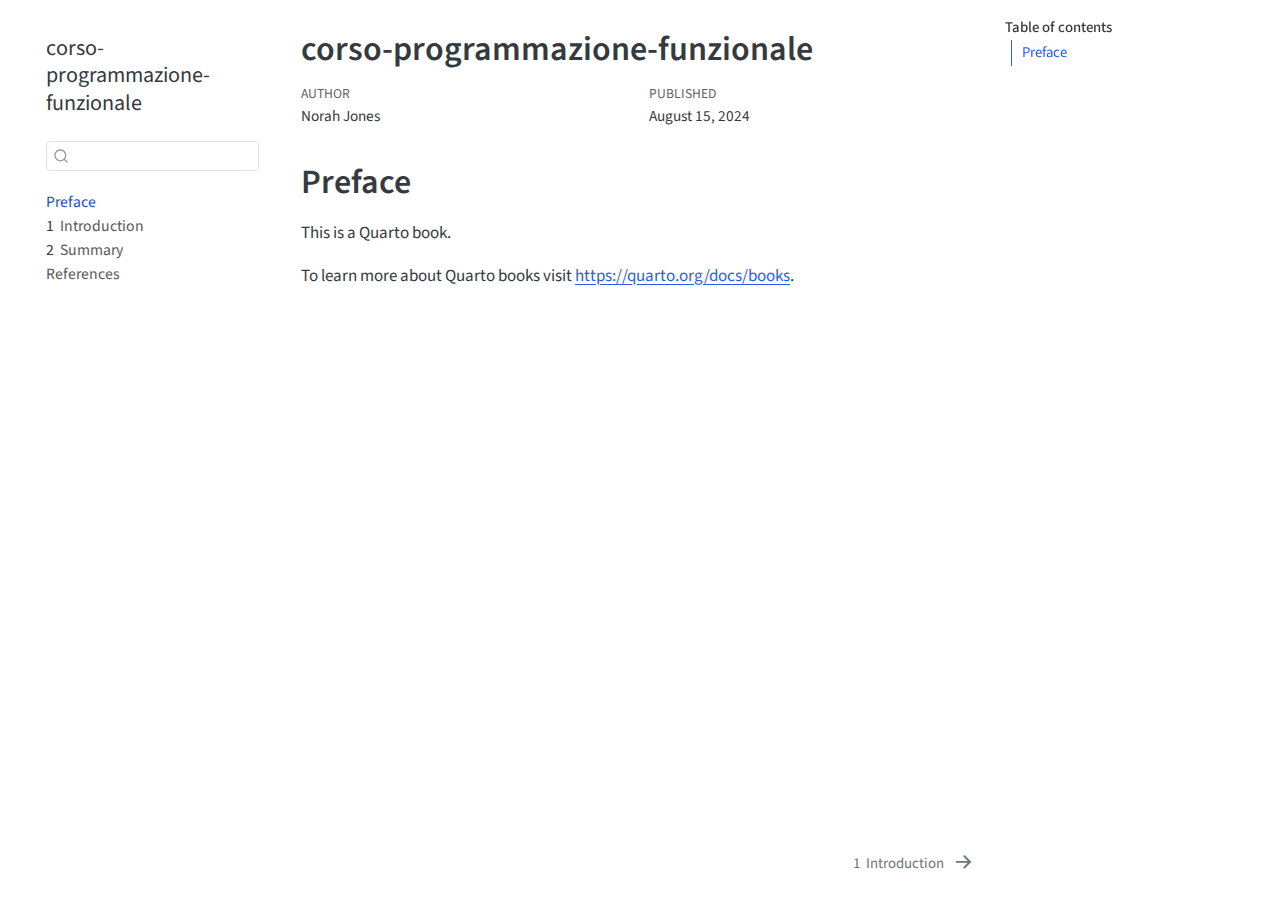
<file: docs/index.html>
<!DOCTYPE html>
<html xmlns="http://www.w3.org/1999/xhtml" lang="en" xml:lang="en"><head>

<meta charset="utf-8">
<meta name="generator" content="quarto-1.5.56">

<meta name="viewport" content="width=device-width, initial-scale=1.0, user-scalable=yes">

<meta name="author" content="Norah Jones">
<meta name="dcterms.date" content="2024-08-15">

<title>corso-programmazione-funzionale</title>
<style>
code{white-space: pre-wrap;}
span.smallcaps{font-variant: small-caps;}
div.columns{display: flex; gap: min(4vw, 1.5em);}
div.column{flex: auto; overflow-x: auto;}
div.hanging-indent{margin-left: 1.5em; text-indent: -1.5em;}
ul.task-list{list-style: none;}
ul.task-list li input[type="checkbox"] {
  width: 0.8em;
  margin: 0 0.8em 0.2em -1em; /* quarto-specific, see https://github.com/quarto-dev/quarto-cli/issues/4556 */ 
  vertical-align: middle;
}
</style>


<script src="site_libs/quarto-nav/quarto-nav.js"></script>
<script src="site_libs/quarto-nav/headroom.min.js"></script>
<script src="site_libs/clipboard/clipboard.min.js"></script>
<script src="site_libs/quarto-search/autocomplete.umd.js"></script>
<script src="site_libs/quarto-search/fuse.min.js"></script>
<script src="site_libs/quarto-search/quarto-search.js"></script>
<meta name="quarto:offset" content="./">
<link href="./intro.html" rel="next">
<script src="site_libs/quarto-html/quarto.js"></script>
<script src="site_libs/quarto-html/popper.min.js"></script>
<script src="site_libs/quarto-html/tippy.umd.min.js"></script>
<script src="site_libs/quarto-html/anchor.min.js"></script>
<link href="site_libs/quarto-html/tippy.css" rel="stylesheet">
<link href="site_libs/quarto-html/quarto-syntax-highlighting.css" rel="stylesheet" id="quarto-text-highlighting-styles">
<script src="site_libs/bootstrap/bootstrap.min.js"></script>
<link href="site_libs/bootstrap/bootstrap-icons.css" rel="stylesheet">
<link href="site_libs/bootstrap/bootstrap.min.css" rel="stylesheet" id="quarto-bootstrap" data-mode="light">
<script id="quarto-search-options" type="application/json">{
  "location": "sidebar",
  "copy-button": false,
  "collapse-after": 3,
  "panel-placement": "start",
  "type": "textbox",
  "limit": 50,
  "keyboard-shortcut": [
    "f",
    "/",
    "s"
  ],
  "show-item-context": false,
  "language": {
    "search-no-results-text": "No results",
    "search-matching-documents-text": "matching documents",
    "search-copy-link-title": "Copy link to search",
    "search-hide-matches-text": "Hide additional matches",
    "search-more-match-text": "more match in this document",
    "search-more-matches-text": "more matches in this document",
    "search-clear-button-title": "Clear",
    "search-text-placeholder": "",
    "search-detached-cancel-button-title": "Cancel",
    "search-submit-button-title": "Submit",
    "search-label": "Search"
  }
}</script>


</head>

<body class="nav-sidebar floating">

<div id="quarto-search-results"></div>
  <header id="quarto-header" class="headroom fixed-top">
  <nav class="quarto-secondary-nav">
    <div class="container-fluid d-flex">
      <button type="button" class="quarto-btn-toggle btn" data-bs-toggle="collapse" role="button" data-bs-target=".quarto-sidebar-collapse-item" aria-controls="quarto-sidebar" aria-expanded="false" aria-label="Toggle sidebar navigation" onclick="if (window.quartoToggleHeadroom) { window.quartoToggleHeadroom(); }">
        <i class="bi bi-layout-text-sidebar-reverse"></i>
      </button>
        <nav class="quarto-page-breadcrumbs" aria-label="breadcrumb"><ol class="breadcrumb"><li class="breadcrumb-item"><a href="./index.html">Preface</a></li></ol></nav>
        <a class="flex-grow-1" role="navigation" data-bs-toggle="collapse" data-bs-target=".quarto-sidebar-collapse-item" aria-controls="quarto-sidebar" aria-expanded="false" aria-label="Toggle sidebar navigation" onclick="if (window.quartoToggleHeadroom) { window.quartoToggleHeadroom(); }">      
        </a>
      <button type="button" class="btn quarto-search-button" aria-label="Search" onclick="window.quartoOpenSearch();">
        <i class="bi bi-search"></i>
      </button>
    </div>
  </nav>
</header>
<!-- content -->
<div id="quarto-content" class="quarto-container page-columns page-rows-contents page-layout-article">
<!-- sidebar -->
  <nav id="quarto-sidebar" class="sidebar collapse collapse-horizontal quarto-sidebar-collapse-item sidebar-navigation floating overflow-auto">
    <div class="pt-lg-2 mt-2 text-left sidebar-header">
    <div class="sidebar-title mb-0 py-0">
      <a href="./">corso-programmazione-funzionale</a> 
    </div>
      </div>
        <div class="mt-2 flex-shrink-0 align-items-center">
        <div class="sidebar-search">
        <div id="quarto-search" class="" title="Search"></div>
        </div>
        </div>
    <div class="sidebar-menu-container"> 
    <ul class="list-unstyled mt-1">
        <li class="sidebar-item">
  <div class="sidebar-item-container"> 
  <a href="./index.html" class="sidebar-item-text sidebar-link active">
 <span class="menu-text">Preface</span></a>
  </div>
</li>
        <li class="sidebar-item">
  <div class="sidebar-item-container"> 
  <a href="./intro.html" class="sidebar-item-text sidebar-link">
 <span class="menu-text"><span class="chapter-number">1</span>&nbsp; <span class="chapter-title">Introduction</span></span></a>
  </div>
</li>
        <li class="sidebar-item">
  <div class="sidebar-item-container"> 
  <a href="./summary.html" class="sidebar-item-text sidebar-link">
 <span class="menu-text"><span class="chapter-number">2</span>&nbsp; <span class="chapter-title">Summary</span></span></a>
  </div>
</li>
        <li class="sidebar-item">
  <div class="sidebar-item-container"> 
  <a href="./references.html" class="sidebar-item-text sidebar-link">
 <span class="menu-text">References</span></a>
  </div>
</li>
    </ul>
    </div>
</nav>
<div id="quarto-sidebar-glass" class="quarto-sidebar-collapse-item" data-bs-toggle="collapse" data-bs-target=".quarto-sidebar-collapse-item"></div>
<!-- margin-sidebar -->
    <div id="quarto-margin-sidebar" class="sidebar margin-sidebar">
        <nav id="TOC" role="doc-toc" class="toc-active">
    <h2 id="toc-title">Table of contents</h2>
   
  <ul>
  <li><a href="#preface" id="toc-preface" class="nav-link active" data-scroll-target="#preface">Preface</a></li>
  </ul>
</nav>
    </div>
<!-- main -->
<main class="content" id="quarto-document-content">

<header id="title-block-header" class="quarto-title-block default">
<div class="quarto-title">
<h1 class="title">corso-programmazione-funzionale</h1>
</div>



<div class="quarto-title-meta">

    <div>
    <div class="quarto-title-meta-heading">Author</div>
    <div class="quarto-title-meta-contents">
             <p>Norah Jones </p>
          </div>
  </div>
    
    <div>
    <div class="quarto-title-meta-heading">Published</div>
    <div class="quarto-title-meta-contents">
      <p class="date">August 15, 2024</p>
    </div>
  </div>
  
    
  </div>
  


</header>


<section id="preface" class="level1 unnumbered">
<h1 class="unnumbered">Preface</h1>
<p>This is a Quarto book.</p>
<p>To learn more about Quarto books visit <a href="https://quarto.org/docs/books" class="uri">https://quarto.org/docs/books</a>.</p>


</section>

</main> <!-- /main -->
<script id="quarto-html-after-body" type="application/javascript">
window.document.addEventListener("DOMContentLoaded", function (event) {
  const toggleBodyColorMode = (bsSheetEl) => {
    const mode = bsSheetEl.getAttribute("data-mode");
    const bodyEl = window.document.querySelector("body");
    if (mode === "dark") {
      bodyEl.classList.add("quarto-dark");
      bodyEl.classList.remove("quarto-light");
    } else {
      bodyEl.classList.add("quarto-light");
      bodyEl.classList.remove("quarto-dark");
    }
  }
  const toggleBodyColorPrimary = () => {
    const bsSheetEl = window.document.querySelector("link#quarto-bootstrap");
    if (bsSheetEl) {
      toggleBodyColorMode(bsSheetEl);
    }
  }
  toggleBodyColorPrimary();  
  const icon = "";
  const anchorJS = new window.AnchorJS();
  anchorJS.options = {
    placement: 'right',
    icon: icon
  };
  anchorJS.add('.anchored');
  const isCodeAnnotation = (el) => {
    for (const clz of el.classList) {
      if (clz.startsWith('code-annotation-')) {                     
        return true;
      }
    }
    return false;
  }
  const onCopySuccess = function(e) {
    // button target
    const button = e.trigger;
    // don't keep focus
    button.blur();
    // flash "checked"
    button.classList.add('code-copy-button-checked');
    var currentTitle = button.getAttribute("title");
    button.setAttribute("title", "Copied!");
    let tooltip;
    if (window.bootstrap) {
      button.setAttribute("data-bs-toggle", "tooltip");
      button.setAttribute("data-bs-placement", "left");
      button.setAttribute("data-bs-title", "Copied!");
      tooltip = new bootstrap.Tooltip(button, 
        { trigger: "manual", 
          customClass: "code-copy-button-tooltip",
          offset: [0, -8]});
      tooltip.show();    
    }
    setTimeout(function() {
      if (tooltip) {
        tooltip.hide();
        button.removeAttribute("data-bs-title");
        button.removeAttribute("data-bs-toggle");
        button.removeAttribute("data-bs-placement");
      }
      button.setAttribute("title", currentTitle);
      button.classList.remove('code-copy-button-checked');
    }, 1000);
    // clear code selection
    e.clearSelection();
  }
  const getTextToCopy = function(trigger) {
      const codeEl = trigger.previousElementSibling.cloneNode(true);
      for (const childEl of codeEl.children) {
        if (isCodeAnnotation(childEl)) {
          childEl.remove();
        }
      }
      return codeEl.innerText;
  }
  const clipboard = new window.ClipboardJS('.code-copy-button:not([data-in-quarto-modal])', {
    text: getTextToCopy
  });
  clipboard.on('success', onCopySuccess);
  if (window.document.getElementById('quarto-embedded-source-code-modal')) {
    // For code content inside modals, clipBoardJS needs to be initialized with a container option
    // TODO: Check when it could be a function (https://github.com/zenorocha/clipboard.js/issues/860)
    const clipboardModal = new window.ClipboardJS('.code-copy-button[data-in-quarto-modal]', {
      text: getTextToCopy,
      container: window.document.getElementById('quarto-embedded-source-code-modal')
    });
    clipboardModal.on('success', onCopySuccess);
  }
    var localhostRegex = new RegExp(/^(?:http|https):\/\/localhost\:?[0-9]*\//);
    var mailtoRegex = new RegExp(/^mailto:/);
      var filterRegex = new RegExp('/' + window.location.host + '/');
    var isInternal = (href) => {
        return filterRegex.test(href) || localhostRegex.test(href) || mailtoRegex.test(href);
    }
    // Inspect non-navigation links and adorn them if external
 	var links = window.document.querySelectorAll('a[href]:not(.nav-link):not(.navbar-brand):not(.toc-action):not(.sidebar-link):not(.sidebar-item-toggle):not(.pagination-link):not(.no-external):not([aria-hidden]):not(.dropdown-item):not(.quarto-navigation-tool):not(.about-link)');
    for (var i=0; i<links.length; i++) {
      const link = links[i];
      if (!isInternal(link.href)) {
        // undo the damage that might have been done by quarto-nav.js in the case of
        // links that we want to consider external
        if (link.dataset.originalHref !== undefined) {
          link.href = link.dataset.originalHref;
        }
      }
    }
  function tippyHover(el, contentFn, onTriggerFn, onUntriggerFn) {
    const config = {
      allowHTML: true,
      maxWidth: 500,
      delay: 100,
      arrow: false,
      appendTo: function(el) {
          return el.parentElement;
      },
      interactive: true,
      interactiveBorder: 10,
      theme: 'quarto',
      placement: 'bottom-start',
    };
    if (contentFn) {
      config.content = contentFn;
    }
    if (onTriggerFn) {
      config.onTrigger = onTriggerFn;
    }
    if (onUntriggerFn) {
      config.onUntrigger = onUntriggerFn;
    }
    window.tippy(el, config); 
  }
  const noterefs = window.document.querySelectorAll('a[role="doc-noteref"]');
  for (var i=0; i<noterefs.length; i++) {
    const ref = noterefs[i];
    tippyHover(ref, function() {
      // use id or data attribute instead here
      let href = ref.getAttribute('data-footnote-href') || ref.getAttribute('href');
      try { href = new URL(href).hash; } catch {}
      const id = href.replace(/^#\/?/, "");
      const note = window.document.getElementById(id);
      if (note) {
        return note.innerHTML;
      } else {
        return "";
      }
    });
  }
  const xrefs = window.document.querySelectorAll('a.quarto-xref');
  const processXRef = (id, note) => {
    // Strip column container classes
    const stripColumnClz = (el) => {
      el.classList.remove("page-full", "page-columns");
      if (el.children) {
        for (const child of el.children) {
          stripColumnClz(child);
        }
      }
    }
    stripColumnClz(note)
    if (id === null || id.startsWith('sec-')) {
      // Special case sections, only their first couple elements
      const container = document.createElement("div");
      if (note.children && note.children.length > 2) {
        container.appendChild(note.children[0].cloneNode(true));
        for (let i = 1; i < note.children.length; i++) {
          const child = note.children[i];
          if (child.tagName === "P" && child.innerText === "") {
            continue;
          } else {
            container.appendChild(child.cloneNode(true));
            break;
          }
        }
        if (window.Quarto?.typesetMath) {
          window.Quarto.typesetMath(container);
        }
        return container.innerHTML
      } else {
        if (window.Quarto?.typesetMath) {
          window.Quarto.typesetMath(note);
        }
        return note.innerHTML;
      }
    } else {
      // Remove any anchor links if they are present
      const anchorLink = note.querySelector('a.anchorjs-link');
      if (anchorLink) {
        anchorLink.remove();
      }
      if (window.Quarto?.typesetMath) {
        window.Quarto.typesetMath(note);
      }
      // TODO in 1.5, we should make sure this works without a callout special case
      if (note.classList.contains("callout")) {
        return note.outerHTML;
      } else {
        return note.innerHTML;
      }
    }
  }
  for (var i=0; i<xrefs.length; i++) {
    const xref = xrefs[i];
    tippyHover(xref, undefined, function(instance) {
      instance.disable();
      let url = xref.getAttribute('href');
      let hash = undefined; 
      if (url.startsWith('#')) {
        hash = url;
      } else {
        try { hash = new URL(url).hash; } catch {}
      }
      if (hash) {
        const id = hash.replace(/^#\/?/, "");
        const note = window.document.getElementById(id);
        if (note !== null) {
          try {
            const html = processXRef(id, note.cloneNode(true));
            instance.setContent(html);
          } finally {
            instance.enable();
            instance.show();
          }
        } else {
          // See if we can fetch this
          fetch(url.split('#')[0])
          .then(res => res.text())
          .then(html => {
            const parser = new DOMParser();
            const htmlDoc = parser.parseFromString(html, "text/html");
            const note = htmlDoc.getElementById(id);
            if (note !== null) {
              const html = processXRef(id, note);
              instance.setContent(html);
            } 
          }).finally(() => {
            instance.enable();
            instance.show();
          });
        }
      } else {
        // See if we can fetch a full url (with no hash to target)
        // This is a special case and we should probably do some content thinning / targeting
        fetch(url)
        .then(res => res.text())
        .then(html => {
          const parser = new DOMParser();
          const htmlDoc = parser.parseFromString(html, "text/html");
          const note = htmlDoc.querySelector('main.content');
          if (note !== null) {
            // This should only happen for chapter cross references
            // (since there is no id in the URL)
            // remove the first header
            if (note.children.length > 0 && note.children[0].tagName === "HEADER") {
              note.children[0].remove();
            }
            const html = processXRef(null, note);
            instance.setContent(html);
          } 
        }).finally(() => {
          instance.enable();
          instance.show();
        });
      }
    }, function(instance) {
    });
  }
      let selectedAnnoteEl;
      const selectorForAnnotation = ( cell, annotation) => {
        let cellAttr = 'data-code-cell="' + cell + '"';
        let lineAttr = 'data-code-annotation="' +  annotation + '"';
        const selector = 'span[' + cellAttr + '][' + lineAttr + ']';
        return selector;
      }
      const selectCodeLines = (annoteEl) => {
        const doc = window.document;
        const targetCell = annoteEl.getAttribute("data-target-cell");
        const targetAnnotation = annoteEl.getAttribute("data-target-annotation");
        const annoteSpan = window.document.querySelector(selectorForAnnotation(targetCell, targetAnnotation));
        const lines = annoteSpan.getAttribute("data-code-lines").split(",");
        const lineIds = lines.map((line) => {
          return targetCell + "-" + line;
        })
        let top = null;
        let height = null;
        let parent = null;
        if (lineIds.length > 0) {
            //compute the position of the single el (top and bottom and make a div)
            const el = window.document.getElementById(lineIds[0]);
            top = el.offsetTop;
            height = el.offsetHeight;
            parent = el.parentElement.parentElement;
          if (lineIds.length > 1) {
            const lastEl = window.document.getElementById(lineIds[lineIds.length - 1]);
            const bottom = lastEl.offsetTop + lastEl.offsetHeight;
            height = bottom - top;
          }
          if (top !== null && height !== null && parent !== null) {
            // cook up a div (if necessary) and position it 
            let div = window.document.getElementById("code-annotation-line-highlight");
            if (div === null) {
              div = window.document.createElement("div");
              div.setAttribute("id", "code-annotation-line-highlight");
              div.style.position = 'absolute';
              parent.appendChild(div);
            }
            div.style.top = top - 2 + "px";
            div.style.height = height + 4 + "px";
            div.style.left = 0;
            let gutterDiv = window.document.getElementById("code-annotation-line-highlight-gutter");
            if (gutterDiv === null) {
              gutterDiv = window.document.createElement("div");
              gutterDiv.setAttribute("id", "code-annotation-line-highlight-gutter");
              gutterDiv.style.position = 'absolute';
              const codeCell = window.document.getElementById(targetCell);
              const gutter = codeCell.querySelector('.code-annotation-gutter');
              gutter.appendChild(gutterDiv);
            }
            gutterDiv.style.top = top - 2 + "px";
            gutterDiv.style.height = height + 4 + "px";
          }
          selectedAnnoteEl = annoteEl;
        }
      };
      const unselectCodeLines = () => {
        const elementsIds = ["code-annotation-line-highlight", "code-annotation-line-highlight-gutter"];
        elementsIds.forEach((elId) => {
          const div = window.document.getElementById(elId);
          if (div) {
            div.remove();
          }
        });
        selectedAnnoteEl = undefined;
      };
        // Handle positioning of the toggle
    window.addEventListener(
      "resize",
      throttle(() => {
        elRect = undefined;
        if (selectedAnnoteEl) {
          selectCodeLines(selectedAnnoteEl);
        }
      }, 10)
    );
    function throttle(fn, ms) {
    let throttle = false;
    let timer;
      return (...args) => {
        if(!throttle) { // first call gets through
            fn.apply(this, args);
            throttle = true;
        } else { // all the others get throttled
            if(timer) clearTimeout(timer); // cancel #2
            timer = setTimeout(() => {
              fn.apply(this, args);
              timer = throttle = false;
            }, ms);
        }
      };
    }
      // Attach click handler to the DT
      const annoteDls = window.document.querySelectorAll('dt[data-target-cell]');
      for (const annoteDlNode of annoteDls) {
        annoteDlNode.addEventListener('click', (event) => {
          const clickedEl = event.target;
          if (clickedEl !== selectedAnnoteEl) {
            unselectCodeLines();
            const activeEl = window.document.querySelector('dt[data-target-cell].code-annotation-active');
            if (activeEl) {
              activeEl.classList.remove('code-annotation-active');
            }
            selectCodeLines(clickedEl);
            clickedEl.classList.add('code-annotation-active');
          } else {
            // Unselect the line
            unselectCodeLines();
            clickedEl.classList.remove('code-annotation-active');
          }
        });
      }
  const findCites = (el) => {
    const parentEl = el.parentElement;
    if (parentEl) {
      const cites = parentEl.dataset.cites;
      if (cites) {
        return {
          el,
          cites: cites.split(' ')
        };
      } else {
        return findCites(el.parentElement)
      }
    } else {
      return undefined;
    }
  };
  var bibliorefs = window.document.querySelectorAll('a[role="doc-biblioref"]');
  for (var i=0; i<bibliorefs.length; i++) {
    const ref = bibliorefs[i];
    const citeInfo = findCites(ref);
    if (citeInfo) {
      tippyHover(citeInfo.el, function() {
        var popup = window.document.createElement('div');
        citeInfo.cites.forEach(function(cite) {
          var citeDiv = window.document.createElement('div');
          citeDiv.classList.add('hanging-indent');
          citeDiv.classList.add('csl-entry');
          var biblioDiv = window.document.getElementById('ref-' + cite);
          if (biblioDiv) {
            citeDiv.innerHTML = biblioDiv.innerHTML;
          }
          popup.appendChild(citeDiv);
        });
        return popup.innerHTML;
      });
    }
  }
});
</script>
<nav class="page-navigation">
  <div class="nav-page nav-page-previous">
  </div>
  <div class="nav-page nav-page-next">
      <a href="./intro.html" class="pagination-link" aria-label="Introduction">
        <span class="nav-page-text"><span class="chapter-number">1</span>&nbsp; <span class="chapter-title">Introduction</span></span> <i class="bi bi-arrow-right-short"></i>
      </a>
  </div>
</nav>
</div> <!-- /content -->




</body></html>
</file>
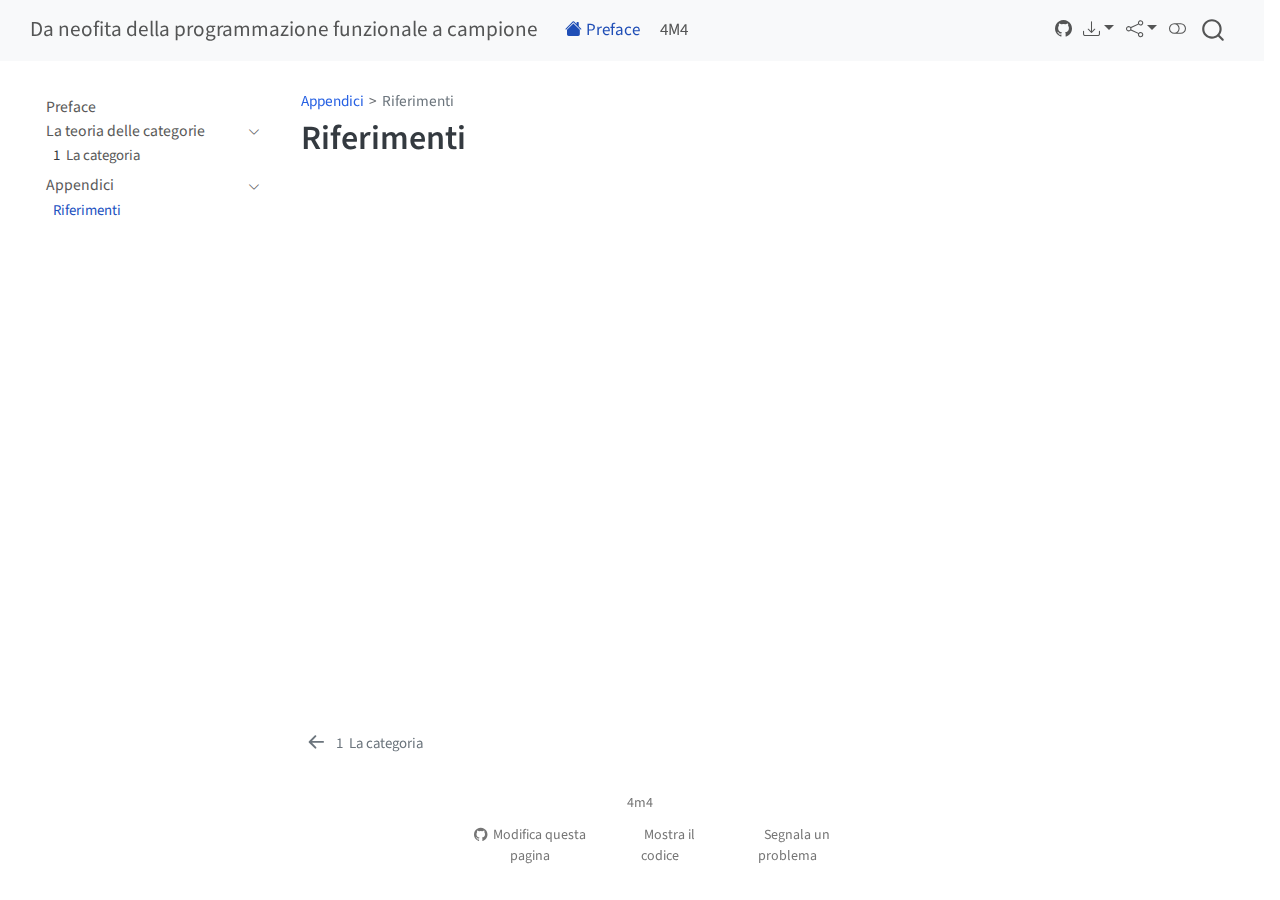
<file: docs/appendice-riferimenti.html>
<!DOCTYPE html>
<html xmlns="http://www.w3.org/1999/xhtml" lang="it" xml:lang="it"><head>

<meta charset="utf-8">
<meta name="generator" content="quarto-1.5.56">

<meta name="viewport" content="width=device-width, initial-scale=1.0, user-scalable=yes">


<title>Riferimenti – Da neofita della programmazione funzionale a campione</title>
<style>
code{white-space: pre-wrap;}
span.smallcaps{font-variant: small-caps;}
div.columns{display: flex; gap: min(4vw, 1.5em);}
div.column{flex: auto; overflow-x: auto;}
div.hanging-indent{margin-left: 1.5em; text-indent: -1.5em;}
ul.task-list{list-style: none;}
ul.task-list li input[type="checkbox"] {
  width: 0.8em;
  margin: 0 0.8em 0.2em -1em; /* quarto-specific, see https://github.com/quarto-dev/quarto-cli/issues/4556 */ 
  vertical-align: middle;
}
/* CSS for citations */
div.csl-bib-body { }
div.csl-entry {
  clear: both;
}
.hanging-indent div.csl-entry {
  margin-left:2em;
  text-indent:-2em;
}
div.csl-left-margin {
  min-width:2em;
  float:left;
}
div.csl-right-inline {
  margin-left:2em;
  padding-left:1em;
}
div.csl-indent {
  margin-left: 2em;
}</style>


<script src="site_libs/quarto-nav/quarto-nav.js"></script>
<script src="site_libs/quarto-nav/headroom.min.js"></script>
<script src="site_libs/clipboard/clipboard.min.js"></script>
<script src="site_libs/quarto-search/autocomplete.umd.js"></script>
<script src="site_libs/quarto-search/fuse.min.js"></script>
<script src="site_libs/quarto-search/quarto-search.js"></script>
<meta name="quarto:offset" content="./">
<link href="./prima-parte-categoria.html" rel="prev">
<link href="./red-python-logo.png" rel="icon" type="image/png">
<script src="site_libs/quarto-html/quarto.js"></script>
<script src="site_libs/quarto-html/popper.min.js"></script>
<script src="site_libs/quarto-html/tippy.umd.min.js"></script>
<script src="site_libs/quarto-html/anchor.min.js"></script>
<link href="site_libs/quarto-html/tippy.css" rel="stylesheet">
<link href="site_libs/quarto-html/quarto-syntax-highlighting.css" rel="stylesheet" class="quarto-color-scheme" id="quarto-text-highlighting-styles">
<link href="site_libs/quarto-html/quarto-syntax-highlighting-dark.css" rel="prefetch" class="quarto-color-scheme quarto-color-alternate" id="quarto-text-highlighting-styles">
<script src="site_libs/bootstrap/bootstrap.min.js"></script>
<link href="site_libs/bootstrap/bootstrap-icons.css" rel="stylesheet">
<link href="site_libs/bootstrap/bootstrap.min.css" rel="stylesheet" class="quarto-color-scheme" id="quarto-bootstrap" data-mode="light">
<link href="site_libs/bootstrap/bootstrap-dark.min.css" rel="prefetch" class="quarto-color-scheme quarto-color-alternate" id="quarto-bootstrap" data-mode="light">
<script id="quarto-search-options" type="application/json">{
  "location": "navbar",
  "copy-button": false,
  "collapse-after": 3,
  "panel-placement": "end",
  "type": "overlay",
  "limit": 50,
  "keyboard-shortcut": [
    "f",
    "/",
    "s"
  ],
  "show-item-context": false,
  "language": {
    "search-no-results-text": "Nessun risultato",
    "search-matching-documents-text": "documenti trovati",
    "search-copy-link-title": "Copiare il link nella ricerca",
    "search-hide-matches-text": "Nascondere i risultati aggiuntivi",
    "search-more-match-text": "ci sono altri risultati in questo documento",
    "search-more-matches-text": "ulteriori risultati in questo documento",
    "search-clear-button-title": "Pulire",
    "search-text-placeholder": "",
    "search-detached-cancel-button-title": "Cancellare",
    "search-submit-button-title": "Inviare",
    "search-label": "Ricerca"
  }
}</script>
<script async="" src="https://hypothes.is/embed.js"></script>
<script>
  window.document.addEventListener("DOMContentLoaded", function (_event) {
    document.body.classList.add('hypothesis-enabled');
  });
</script>


</head>

<body class="nav-sidebar floating nav-fixed">

<div id="quarto-search-results"></div>
  <header id="quarto-header" class="headroom fixed-top">
    <nav class="navbar navbar-expand-lg " data-bs-theme="dark">
      <div class="navbar-container container-fluid">
      <div class="navbar-brand-container mx-auto">
    <a class="navbar-brand" href="./index.html">
    <span class="navbar-title">Da neofita della programmazione funzionale a campione</span>
    </a>
  </div>
            <div id="quarto-search" class="" title="Ricerca"></div>
          <button class="navbar-toggler" type="button" data-bs-toggle="collapse" data-bs-target="#navbarCollapse" aria-controls="navbarCollapse" role="menu" aria-expanded="false" aria-label="Attiva/disattiva la navigazione" onclick="if (window.quartoToggleHeadroom) { window.quartoToggleHeadroom(); }">
  <span class="navbar-toggler-icon"></span>
</button>
          <div class="collapse navbar-collapse" id="navbarCollapse">
            <ul class="navbar-nav navbar-nav-scroll me-auto">
  <li class="nav-item">
    <a class="nav-link active" href="./index.html" aria-current="page"> <i class="bi bi-house-fill" role="img">
</i> 
<span class="menu-text">Preface</span></a>
  </li>  
  <li class="nav-item">
    <a class="nav-link" href="https://4m4.it/"> 
<span class="menu-text">4M4</span></a>
  </li>  
</ul>
          </div> <!-- /navcollapse -->
            <div class="quarto-navbar-tools tools-wide">
    <a href="https://github.com/antomon/corso-programmazione-funzionale" title="Eseguire il codice" class="quarto-navigation-tool px-1" aria-label="Eseguire il codice"><i class="bi bi-github"></i></a>
    <div class="dropdown">
      <a href="" title="Download" id="quarto-navigation-tool-dropdown-0" class="quarto-navigation-tool dropdown-toggle px-1" data-bs-toggle="dropdown" aria-expanded="false" role="link" aria-label="Download"><i class="bi bi-download"></i></a>
      <ul class="dropdown-menu" aria-labelledby="quarto-navigation-tool-dropdown-0">
          <li>
            <a class="dropdown-item quarto-navbar-tools-item" href="./Da-neofita-della-programmazione-funzionale-a-campione.pdf">
              <i class="bi bi-file-pdf pe-1"></i>
            Download PDF
            </a>
          </li>
          <li>
            <a class="dropdown-item quarto-navbar-tools-item" href="./Da-neofita-della-programmazione-funzionale-a-campione.epub">
              <i class="bi bi-journal pe-1"></i>
            Download ePub
            </a>
          </li>
      </ul>
    </div>
    <div class="dropdown">
      <a href="" title="Share" id="quarto-navigation-tool-dropdown-1" class="quarto-navigation-tool dropdown-toggle px-1" data-bs-toggle="dropdown" aria-expanded="false" role="link" aria-label="Share"><i class="bi bi-share"></i></a>
      <ul class="dropdown-menu" aria-labelledby="quarto-navigation-tool-dropdown-1">
          <li>
            <a class="dropdown-item quarto-navbar-tools-item" href="https://twitter.com/intent/tweet?url=|url|">
              <i class="bi bi-twitter pe-1"></i>
            Twitter
            </a>
          </li>
          <li>
            <a class="dropdown-item quarto-navbar-tools-item" href="https://www.linkedin.com/sharing/share-offsite/?url=|url|">
              <i class="bi bi-linkedin pe-1"></i>
            LinkedIn
            </a>
          </li>
          <li>
            <a class="dropdown-item quarto-navbar-tools-item" href="https://www.facebook.com/sharer/sharer.php?u=|url|">
              <i class="bi bi-facebook pe-1"></i>
            Facebook
            </a>
          </li>
      </ul>
    </div>
  <a href="" class="quarto-color-scheme-toggle quarto-navigation-tool  px-1" onclick="window.quartoToggleColorScheme(); return false;" title="Attiva/disattiva la modalità oscura"><i class="bi"></i></a>
</div>
      </div> <!-- /container-fluid -->
    </nav>
  <nav class="quarto-secondary-nav">
    <div class="container-fluid d-flex">
      <button type="button" class="quarto-btn-toggle btn" data-bs-toggle="collapse" role="button" data-bs-target=".quarto-sidebar-collapse-item" aria-controls="quarto-sidebar" aria-expanded="false" aria-label="Attiva/disattiva la barra laterale" onclick="if (window.quartoToggleHeadroom) { window.quartoToggleHeadroom(); }">
        <i class="bi bi-layout-text-sidebar-reverse"></i>
      </button>
        <nav class="quarto-page-breadcrumbs" aria-label="breadcrumb"><ol class="breadcrumb"><li class="breadcrumb-item"><a href="./appendice-riferimenti.html">Appendici</a></li><li class="breadcrumb-item"><a href="./appendice-riferimenti.html">Riferimenti</a></li></ol></nav>
        <a class="flex-grow-1" role="navigation" data-bs-toggle="collapse" data-bs-target=".quarto-sidebar-collapse-item" aria-controls="quarto-sidebar" aria-expanded="false" aria-label="Attiva/disattiva la barra laterale" onclick="if (window.quartoToggleHeadroom) { window.quartoToggleHeadroom(); }">      
        </a>
    </div>
  </nav>
</header>
<!-- content -->
<div id="quarto-content" class="quarto-container page-columns page-rows-contents page-layout-article page-navbar">
<!-- sidebar -->
  <nav id="quarto-sidebar" class="sidebar collapse collapse-horizontal quarto-sidebar-collapse-item sidebar-navigation floating overflow-auto">
    <div class="sidebar-menu-container"> 
    <ul class="list-unstyled mt-1">
        <li class="sidebar-item">
  <div class="sidebar-item-container"> 
  <a href="./index.html" class="sidebar-item-text sidebar-link">
 <span class="menu-text">Preface</span></a>
  </div>
</li>
        <li class="sidebar-item sidebar-item-section">
      <div class="sidebar-item-container"> 
            <a href="./prima-parte-teoria-categorie.html" class="sidebar-item-text sidebar-link">
 <span class="menu-text">La teoria delle categorie</span></a>
          <a class="sidebar-item-toggle text-start" data-bs-toggle="collapse" data-bs-target="#quarto-sidebar-section-1" role="navigation" aria-expanded="true" aria-label="Attiva/disattiva sezione">
            <i class="bi bi-chevron-right ms-2"></i>
          </a> 
      </div>
      <ul id="quarto-sidebar-section-1" class="collapse list-unstyled sidebar-section depth1 show">  
          <li class="sidebar-item">
  <div class="sidebar-item-container"> 
  <a href="./prima-parte-categoria.html" class="sidebar-item-text sidebar-link">
 <span class="menu-text"><span class="chapter-number">1</span>&nbsp; <span class="chapter-title">La categoria</span></span></a>
  </div>
</li>
      </ul>
  </li>
        <li class="sidebar-item sidebar-item-section">
      <div class="sidebar-item-container"> 
            <a class="sidebar-item-text sidebar-link text-start" data-bs-toggle="collapse" data-bs-target="#quarto-sidebar-section-2" role="navigation" aria-expanded="true">
 <span class="menu-text">Appendici</span></a>
          <a class="sidebar-item-toggle text-start" data-bs-toggle="collapse" data-bs-target="#quarto-sidebar-section-2" role="navigation" aria-expanded="true" aria-label="Attiva/disattiva sezione">
            <i class="bi bi-chevron-right ms-2"></i>
          </a> 
      </div>
      <ul id="quarto-sidebar-section-2" class="collapse list-unstyled sidebar-section depth1 show">  
          <li class="sidebar-item">
  <div class="sidebar-item-container"> 
  <a href="./appendice-riferimenti.html" class="sidebar-item-text sidebar-link active">
 <span class="menu-text">Riferimenti</span></a>
  </div>
</li>
      </ul>
  </li>
    </ul>
    </div>
</nav>
<div id="quarto-sidebar-glass" class="quarto-sidebar-collapse-item" data-bs-toggle="collapse" data-bs-target=".quarto-sidebar-collapse-item"></div>
<!-- margin-sidebar -->
    <div id="quarto-margin-sidebar" class="sidebar margin-sidebar zindex-bottom">
        
    </div>
<!-- main -->
<main class="content" id="quarto-document-content">

<header id="title-block-header" class="quarto-title-block default"><nav class="quarto-page-breadcrumbs quarto-title-breadcrumbs d-none d-lg-block" aria-label="breadcrumb"><ol class="breadcrumb"><li class="breadcrumb-item"><a href="./appendice-riferimenti.html">Appendici</a></li><li class="breadcrumb-item"><a href="./appendice-riferimenti.html">Riferimenti</a></li></ol></nav>
<div class="quarto-title">
<h1 class="title">Riferimenti</h1>
</div>



<div class="quarto-title-meta">

    
  
    
  </div>
  


</header>






</main> <!-- /main -->
<script id="quarto-html-after-body" type="application/javascript">
window.document.addEventListener("DOMContentLoaded", function (event) {
  const toggleBodyColorMode = (bsSheetEl) => {
    const mode = bsSheetEl.getAttribute("data-mode");
    const bodyEl = window.document.querySelector("body");
    if (mode === "dark") {
      bodyEl.classList.add("quarto-dark");
      bodyEl.classList.remove("quarto-light");
    } else {
      bodyEl.classList.add("quarto-light");
      bodyEl.classList.remove("quarto-dark");
    }
  }
  const toggleBodyColorPrimary = () => {
    const bsSheetEl = window.document.querySelector("link#quarto-bootstrap");
    if (bsSheetEl) {
      toggleBodyColorMode(bsSheetEl);
    }
  }
  toggleBodyColorPrimary();  
  const disableStylesheet = (stylesheets) => {
    for (let i=0; i < stylesheets.length; i++) {
      const stylesheet = stylesheets[i];
      stylesheet.rel = 'prefetch';
    }
  }
  const enableStylesheet = (stylesheets) => {
    for (let i=0; i < stylesheets.length; i++) {
      const stylesheet = stylesheets[i];
      stylesheet.rel = 'stylesheet';
    }
  }
  const manageTransitions = (selector, allowTransitions) => {
    const els = window.document.querySelectorAll(selector);
    for (let i=0; i < els.length; i++) {
      const el = els[i];
      if (allowTransitions) {
        el.classList.remove('notransition');
      } else {
        el.classList.add('notransition');
      }
    }
  }
  const toggleGiscusIfUsed = (isAlternate, darkModeDefault) => {
    const baseTheme = document.querySelector('#giscus-base-theme')?.value ?? 'light';
    const alternateTheme = document.querySelector('#giscus-alt-theme')?.value ?? 'dark';
    let newTheme = '';
    if(darkModeDefault) {
      newTheme = isAlternate ? baseTheme : alternateTheme;
    } else {
      newTheme = isAlternate ? alternateTheme : baseTheme;
    }
    const changeGiscusTheme = () => {
      // From: https://github.com/giscus/giscus/issues/336
      const sendMessage = (message) => {
        const iframe = document.querySelector('iframe.giscus-frame');
        if (!iframe) return;
        iframe.contentWindow.postMessage({ giscus: message }, 'https://giscus.app');
      }
      sendMessage({
        setConfig: {
          theme: newTheme
        }
      });
    }
    const isGiscussLoaded = window.document.querySelector('iframe.giscus-frame') !== null;
    if (isGiscussLoaded) {
      changeGiscusTheme();
    }
  }
  const toggleColorMode = (alternate) => {
    // Switch the stylesheets
    const alternateStylesheets = window.document.querySelectorAll('link.quarto-color-scheme.quarto-color-alternate');
    manageTransitions('#quarto-margin-sidebar .nav-link', false);
    if (alternate) {
      enableStylesheet(alternateStylesheets);
      for (const sheetNode of alternateStylesheets) {
        if (sheetNode.id === "quarto-bootstrap") {
          toggleBodyColorMode(sheetNode);
        }
      }
    } else {
      disableStylesheet(alternateStylesheets);
      toggleBodyColorPrimary();
    }
    manageTransitions('#quarto-margin-sidebar .nav-link', true);
    // Switch the toggles
    const toggles = window.document.querySelectorAll('.quarto-color-scheme-toggle');
    for (let i=0; i < toggles.length; i++) {
      const toggle = toggles[i];
      if (toggle) {
        if (alternate) {
          toggle.classList.add("alternate");     
        } else {
          toggle.classList.remove("alternate");
        }
      }
    }
    // Hack to workaround the fact that safari doesn't
    // properly recolor the scrollbar when toggling (#1455)
    if (navigator.userAgent.indexOf('Safari') > 0 && navigator.userAgent.indexOf('Chrome') == -1) {
      manageTransitions("body", false);
      window.scrollTo(0, 1);
      setTimeout(() => {
        window.scrollTo(0, 0);
        manageTransitions("body", true);
      }, 40);  
    }
  }
  const isFileUrl = () => { 
    return window.location.protocol === 'file:';
  }
  const hasAlternateSentinel = () => {  
    let styleSentinel = getColorSchemeSentinel();
    if (styleSentinel !== null) {
      return styleSentinel === "alternate";
    } else {
      return false;
    }
  }
  const setStyleSentinel = (alternate) => {
    const value = alternate ? "alternate" : "default";
    if (!isFileUrl()) {
      window.localStorage.setItem("quarto-color-scheme", value);
    } else {
      localAlternateSentinel = value;
    }
  }
  const getColorSchemeSentinel = () => {
    if (!isFileUrl()) {
      const storageValue = window.localStorage.getItem("quarto-color-scheme");
      return storageValue != null ? storageValue : localAlternateSentinel;
    } else {
      return localAlternateSentinel;
    }
  }
  const darkModeDefault = false;
  let localAlternateSentinel = darkModeDefault ? 'alternate' : 'default';
  // Dark / light mode switch
  window.quartoToggleColorScheme = () => {
    // Read the current dark / light value 
    let toAlternate = !hasAlternateSentinel();
    toggleColorMode(toAlternate);
    setStyleSentinel(toAlternate);
    toggleGiscusIfUsed(toAlternate, darkModeDefault);
  };
  // Ensure there is a toggle, if there isn't float one in the top right
  if (window.document.querySelector('.quarto-color-scheme-toggle') === null) {
    const a = window.document.createElement('a');
    a.classList.add('top-right');
    a.classList.add('quarto-color-scheme-toggle');
    a.href = "";
    a.onclick = function() { try { window.quartoToggleColorScheme(); } catch {} return false; };
    const i = window.document.createElement("i");
    i.classList.add('bi');
    a.appendChild(i);
    window.document.body.appendChild(a);
  }
  // Switch to dark mode if need be
  if (hasAlternateSentinel()) {
    toggleColorMode(true);
  } else {
    toggleColorMode(false);
  }
  const icon = "";
  const anchorJS = new window.AnchorJS();
  anchorJS.options = {
    placement: 'right',
    icon: icon
  };
  anchorJS.add('.anchored');
  const isCodeAnnotation = (el) => {
    for (const clz of el.classList) {
      if (clz.startsWith('code-annotation-')) {                     
        return true;
      }
    }
    return false;
  }
  const onCopySuccess = function(e) {
    // button target
    const button = e.trigger;
    // don't keep focus
    button.blur();
    // flash "checked"
    button.classList.add('code-copy-button-checked');
    var currentTitle = button.getAttribute("title");
    button.setAttribute("title", "Copiato!");
    let tooltip;
    if (window.bootstrap) {
      button.setAttribute("data-bs-toggle", "tooltip");
      button.setAttribute("data-bs-placement", "left");
      button.setAttribute("data-bs-title", "Copiato!");
      tooltip = new bootstrap.Tooltip(button, 
        { trigger: "manual", 
          customClass: "code-copy-button-tooltip",
          offset: [0, -8]});
      tooltip.show();    
    }
    setTimeout(function() {
      if (tooltip) {
        tooltip.hide();
        button.removeAttribute("data-bs-title");
        button.removeAttribute("data-bs-toggle");
        button.removeAttribute("data-bs-placement");
      }
      button.setAttribute("title", currentTitle);
      button.classList.remove('code-copy-button-checked');
    }, 1000);
    // clear code selection
    e.clearSelection();
  }
  const getTextToCopy = function(trigger) {
      const codeEl = trigger.previousElementSibling.cloneNode(true);
      for (const childEl of codeEl.children) {
        if (isCodeAnnotation(childEl)) {
          childEl.remove();
        }
      }
      return codeEl.innerText;
  }
  const clipboard = new window.ClipboardJS('.code-copy-button:not([data-in-quarto-modal])', {
    text: getTextToCopy
  });
  clipboard.on('success', onCopySuccess);
  if (window.document.getElementById('quarto-embedded-source-code-modal')) {
    // For code content inside modals, clipBoardJS needs to be initialized with a container option
    // TODO: Check when it could be a function (https://github.com/zenorocha/clipboard.js/issues/860)
    const clipboardModal = new window.ClipboardJS('.code-copy-button[data-in-quarto-modal]', {
      text: getTextToCopy,
      container: window.document.getElementById('quarto-embedded-source-code-modal')
    });
    clipboardModal.on('success', onCopySuccess);
  }
    var localhostRegex = new RegExp(/^(?:http|https):\/\/localhost\:?[0-9]*\//);
    var mailtoRegex = new RegExp(/^mailto:/);
      var filterRegex = new RegExp('/' + window.location.host + '/');
    var isInternal = (href) => {
        return filterRegex.test(href) || localhostRegex.test(href) || mailtoRegex.test(href);
    }
    // Inspect non-navigation links and adorn them if external
 	var links = window.document.querySelectorAll('a[href]:not(.nav-link):not(.navbar-brand):not(.toc-action):not(.sidebar-link):not(.sidebar-item-toggle):not(.pagination-link):not(.no-external):not([aria-hidden]):not(.dropdown-item):not(.quarto-navigation-tool):not(.about-link)');
    for (var i=0; i<links.length; i++) {
      const link = links[i];
      if (!isInternal(link.href)) {
        // undo the damage that might have been done by quarto-nav.js in the case of
        // links that we want to consider external
        if (link.dataset.originalHref !== undefined) {
          link.href = link.dataset.originalHref;
        }
      }
    }
  function tippyHover(el, contentFn, onTriggerFn, onUntriggerFn) {
    const config = {
      allowHTML: true,
      maxWidth: 500,
      delay: 100,
      arrow: false,
      appendTo: function(el) {
          return el.parentElement;
      },
      interactive: true,
      interactiveBorder: 10,
      theme: 'quarto',
      placement: 'bottom-start',
    };
    if (contentFn) {
      config.content = contentFn;
    }
    if (onTriggerFn) {
      config.onTrigger = onTriggerFn;
    }
    if (onUntriggerFn) {
      config.onUntrigger = onUntriggerFn;
    }
    window.tippy(el, config); 
  }
  const noterefs = window.document.querySelectorAll('a[role="doc-noteref"]');
  for (var i=0; i<noterefs.length; i++) {
    const ref = noterefs[i];
    tippyHover(ref, function() {
      // use id or data attribute instead here
      let href = ref.getAttribute('data-footnote-href') || ref.getAttribute('href');
      try { href = new URL(href).hash; } catch {}
      const id = href.replace(/^#\/?/, "");
      const note = window.document.getElementById(id);
      if (note) {
        return note.innerHTML;
      } else {
        return "";
      }
    });
  }
  const xrefs = window.document.querySelectorAll('a.quarto-xref');
  const processXRef = (id, note) => {
    // Strip column container classes
    const stripColumnClz = (el) => {
      el.classList.remove("page-full", "page-columns");
      if (el.children) {
        for (const child of el.children) {
          stripColumnClz(child);
        }
      }
    }
    stripColumnClz(note)
    if (id === null || id.startsWith('sec-')) {
      // Special case sections, only their first couple elements
      const container = document.createElement("div");
      if (note.children && note.children.length > 2) {
        container.appendChild(note.children[0].cloneNode(true));
        for (let i = 1; i < note.children.length; i++) {
          const child = note.children[i];
          if (child.tagName === "P" && child.innerText === "") {
            continue;
          } else {
            container.appendChild(child.cloneNode(true));
            break;
          }
        }
        if (window.Quarto?.typesetMath) {
          window.Quarto.typesetMath(container);
        }
        return container.innerHTML
      } else {
        if (window.Quarto?.typesetMath) {
          window.Quarto.typesetMath(note);
        }
        return note.innerHTML;
      }
    } else {
      // Remove any anchor links if they are present
      const anchorLink = note.querySelector('a.anchorjs-link');
      if (anchorLink) {
        anchorLink.remove();
      }
      if (window.Quarto?.typesetMath) {
        window.Quarto.typesetMath(note);
      }
      // TODO in 1.5, we should make sure this works without a callout special case
      if (note.classList.contains("callout")) {
        return note.outerHTML;
      } else {
        return note.innerHTML;
      }
    }
  }
  for (var i=0; i<xrefs.length; i++) {
    const xref = xrefs[i];
    tippyHover(xref, undefined, function(instance) {
      instance.disable();
      let url = xref.getAttribute('href');
      let hash = undefined; 
      if (url.startsWith('#')) {
        hash = url;
      } else {
        try { hash = new URL(url).hash; } catch {}
      }
      if (hash) {
        const id = hash.replace(/^#\/?/, "");
        const note = window.document.getElementById(id);
        if (note !== null) {
          try {
            const html = processXRef(id, note.cloneNode(true));
            instance.setContent(html);
          } finally {
            instance.enable();
            instance.show();
          }
        } else {
          // See if we can fetch this
          fetch(url.split('#')[0])
          .then(res => res.text())
          .then(html => {
            const parser = new DOMParser();
            const htmlDoc = parser.parseFromString(html, "text/html");
            const note = htmlDoc.getElementById(id);
            if (note !== null) {
              const html = processXRef(id, note);
              instance.setContent(html);
            } 
          }).finally(() => {
            instance.enable();
            instance.show();
          });
        }
      } else {
        // See if we can fetch a full url (with no hash to target)
        // This is a special case and we should probably do some content thinning / targeting
        fetch(url)
        .then(res => res.text())
        .then(html => {
          const parser = new DOMParser();
          const htmlDoc = parser.parseFromString(html, "text/html");
          const note = htmlDoc.querySelector('main.content');
          if (note !== null) {
            // This should only happen for chapter cross references
            // (since there is no id in the URL)
            // remove the first header
            if (note.children.length > 0 && note.children[0].tagName === "HEADER") {
              note.children[0].remove();
            }
            const html = processXRef(null, note);
            instance.setContent(html);
          } 
        }).finally(() => {
          instance.enable();
          instance.show();
        });
      }
    }, function(instance) {
    });
  }
      let selectedAnnoteEl;
      const selectorForAnnotation = ( cell, annotation) => {
        let cellAttr = 'data-code-cell="' + cell + '"';
        let lineAttr = 'data-code-annotation="' +  annotation + '"';
        const selector = 'span[' + cellAttr + '][' + lineAttr + ']';
        return selector;
      }
      const selectCodeLines = (annoteEl) => {
        const doc = window.document;
        const targetCell = annoteEl.getAttribute("data-target-cell");
        const targetAnnotation = annoteEl.getAttribute("data-target-annotation");
        const annoteSpan = window.document.querySelector(selectorForAnnotation(targetCell, targetAnnotation));
        const lines = annoteSpan.getAttribute("data-code-lines").split(",");
        const lineIds = lines.map((line) => {
          return targetCell + "-" + line;
        })
        let top = null;
        let height = null;
        let parent = null;
        if (lineIds.length > 0) {
            //compute the position of the single el (top and bottom and make a div)
            const el = window.document.getElementById(lineIds[0]);
            top = el.offsetTop;
            height = el.offsetHeight;
            parent = el.parentElement.parentElement;
          if (lineIds.length > 1) {
            const lastEl = window.document.getElementById(lineIds[lineIds.length - 1]);
            const bottom = lastEl.offsetTop + lastEl.offsetHeight;
            height = bottom - top;
          }
          if (top !== null && height !== null && parent !== null) {
            // cook up a div (if necessary) and position it 
            let div = window.document.getElementById("code-annotation-line-highlight");
            if (div === null) {
              div = window.document.createElement("div");
              div.setAttribute("id", "code-annotation-line-highlight");
              div.style.position = 'absolute';
              parent.appendChild(div);
            }
            div.style.top = top - 2 + "px";
            div.style.height = height + 4 + "px";
            div.style.left = 0;
            let gutterDiv = window.document.getElementById("code-annotation-line-highlight-gutter");
            if (gutterDiv === null) {
              gutterDiv = window.document.createElement("div");
              gutterDiv.setAttribute("id", "code-annotation-line-highlight-gutter");
              gutterDiv.style.position = 'absolute';
              const codeCell = window.document.getElementById(targetCell);
              const gutter = codeCell.querySelector('.code-annotation-gutter');
              gutter.appendChild(gutterDiv);
            }
            gutterDiv.style.top = top - 2 + "px";
            gutterDiv.style.height = height + 4 + "px";
          }
          selectedAnnoteEl = annoteEl;
        }
      };
      const unselectCodeLines = () => {
        const elementsIds = ["code-annotation-line-highlight", "code-annotation-line-highlight-gutter"];
        elementsIds.forEach((elId) => {
          const div = window.document.getElementById(elId);
          if (div) {
            div.remove();
          }
        });
        selectedAnnoteEl = undefined;
      };
        // Handle positioning of the toggle
    window.addEventListener(
      "resize",
      throttle(() => {
        elRect = undefined;
        if (selectedAnnoteEl) {
          selectCodeLines(selectedAnnoteEl);
        }
      }, 10)
    );
    function throttle(fn, ms) {
    let throttle = false;
    let timer;
      return (...args) => {
        if(!throttle) { // first call gets through
            fn.apply(this, args);
            throttle = true;
        } else { // all the others get throttled
            if(timer) clearTimeout(timer); // cancel #2
            timer = setTimeout(() => {
              fn.apply(this, args);
              timer = throttle = false;
            }, ms);
        }
      };
    }
      // Attach click handler to the DT
      const annoteDls = window.document.querySelectorAll('dt[data-target-cell]');
      for (const annoteDlNode of annoteDls) {
        annoteDlNode.addEventListener('click', (event) => {
          const clickedEl = event.target;
          if (clickedEl !== selectedAnnoteEl) {
            unselectCodeLines();
            const activeEl = window.document.querySelector('dt[data-target-cell].code-annotation-active');
            if (activeEl) {
              activeEl.classList.remove('code-annotation-active');
            }
            selectCodeLines(clickedEl);
            clickedEl.classList.add('code-annotation-active');
          } else {
            // Unselect the line
            unselectCodeLines();
            clickedEl.classList.remove('code-annotation-active');
          }
        });
      }
  const findCites = (el) => {
    const parentEl = el.parentElement;
    if (parentEl) {
      const cites = parentEl.dataset.cites;
      if (cites) {
        return {
          el,
          cites: cites.split(' ')
        };
      } else {
        return findCites(el.parentElement)
      }
    } else {
      return undefined;
    }
  };
  var bibliorefs = window.document.querySelectorAll('a[role="doc-biblioref"]');
  for (var i=0; i<bibliorefs.length; i++) {
    const ref = bibliorefs[i];
    const citeInfo = findCites(ref);
    if (citeInfo) {
      tippyHover(citeInfo.el, function() {
        var popup = window.document.createElement('div');
        citeInfo.cites.forEach(function(cite) {
          var citeDiv = window.document.createElement('div');
          citeDiv.classList.add('hanging-indent');
          citeDiv.classList.add('csl-entry');
          var biblioDiv = window.document.getElementById('ref-' + cite);
          if (biblioDiv) {
            citeDiv.innerHTML = biblioDiv.innerHTML;
          }
          popup.appendChild(citeDiv);
        });
        return popup.innerHTML;
      });
    }
  }
});
</script>
<nav class="page-navigation">
  <div class="nav-page nav-page-previous">
      <a href="./prima-parte-categoria.html" class="pagination-link" aria-label="La categoria">
        <i class="bi bi-arrow-left-short"></i> <span class="nav-page-text"><span class="chapter-number">1</span>&nbsp; <span class="chapter-title">La categoria</span></span>
      </a>          
  </div>
  <div class="nav-page nav-page-next">
  </div>
</nav>
</div> <!-- /content -->
<footer class="footer">
  <div class="nav-footer">
    <div class="nav-footer-left">
      &nbsp;
    </div>   
    <div class="nav-footer-center">
      <ul class="footer-items list-unstyled">
    <li class="nav-item">
    <a class="nav-link" href="https://4m4.it">
<p>4m4</p>
</a>
  </li>  
</ul>
    <div class="toc-actions"><ul><li><a href="https://github.com/antomon/corso-programmazione-funzionale/edit/main/appendice-riferimenti.qmd" class="toc-action"><i class="bi bi-github"></i>Modifica questa pagina</a></li><li><a href="https://github.com/antomon/corso-programmazione-funzionale/blob/main/appendice-riferimenti.qmd" class="toc-action"><i class="bi empty"></i>Mostra il codice</a></li><li><a href="https://github.com/antomon/corso-programmazione-funzionale/issues/new/choose" class="toc-action"><i class="bi empty"></i>Segnala un problema</a></li></ul></div></div>
    <div class="nav-footer-right">
      &nbsp;
    </div>
  </div>
</footer>




</body></html>
</file>
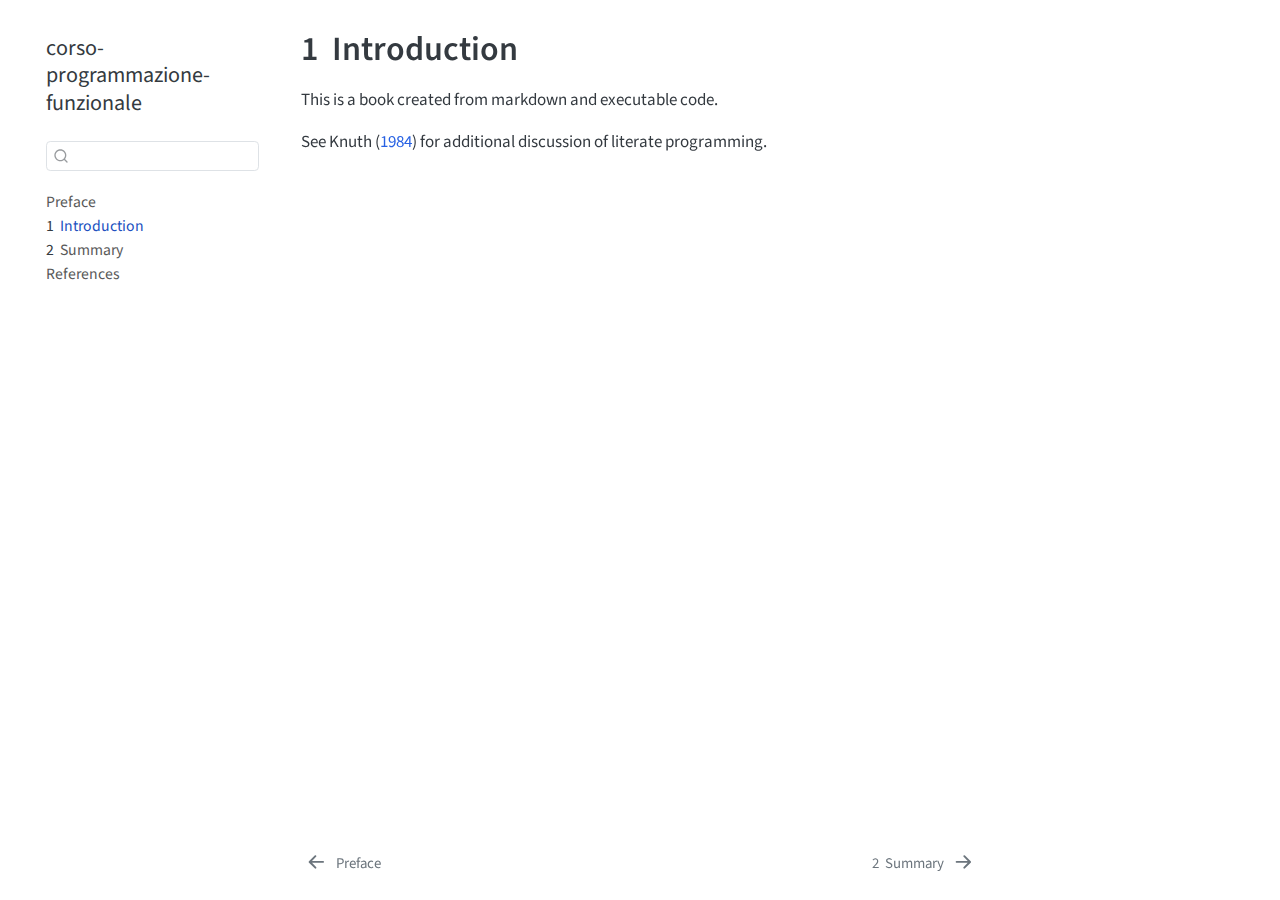
<file: docs/intro.html>
<!DOCTYPE html>
<html xmlns="http://www.w3.org/1999/xhtml" lang="en" xml:lang="en"><head>

<meta charset="utf-8">
<meta name="generator" content="quarto-1.5.56">

<meta name="viewport" content="width=device-width, initial-scale=1.0, user-scalable=yes">


<title>1&nbsp; Introduction – corso-programmazione-funzionale</title>
<style>
code{white-space: pre-wrap;}
span.smallcaps{font-variant: small-caps;}
div.columns{display: flex; gap: min(4vw, 1.5em);}
div.column{flex: auto; overflow-x: auto;}
div.hanging-indent{margin-left: 1.5em; text-indent: -1.5em;}
ul.task-list{list-style: none;}
ul.task-list li input[type="checkbox"] {
  width: 0.8em;
  margin: 0 0.8em 0.2em -1em; /* quarto-specific, see https://github.com/quarto-dev/quarto-cli/issues/4556 */ 
  vertical-align: middle;
}
/* CSS for citations */
div.csl-bib-body { }
div.csl-entry {
  clear: both;
  margin-bottom: 0em;
}
.hanging-indent div.csl-entry {
  margin-left:2em;
  text-indent:-2em;
}
div.csl-left-margin {
  min-width:2em;
  float:left;
}
div.csl-right-inline {
  margin-left:2em;
  padding-left:1em;
}
div.csl-indent {
  margin-left: 2em;
}</style>


<script src="site_libs/quarto-nav/quarto-nav.js"></script>
<script src="site_libs/quarto-nav/headroom.min.js"></script>
<script src="site_libs/clipboard/clipboard.min.js"></script>
<script src="site_libs/quarto-search/autocomplete.umd.js"></script>
<script src="site_libs/quarto-search/fuse.min.js"></script>
<script src="site_libs/quarto-search/quarto-search.js"></script>
<meta name="quarto:offset" content="./">
<link href="./summary.html" rel="next">
<link href="./index.html" rel="prev">
<script src="site_libs/quarto-html/quarto.js"></script>
<script src="site_libs/quarto-html/popper.min.js"></script>
<script src="site_libs/quarto-html/tippy.umd.min.js"></script>
<script src="site_libs/quarto-html/anchor.min.js"></script>
<link href="site_libs/quarto-html/tippy.css" rel="stylesheet">
<link href="site_libs/quarto-html/quarto-syntax-highlighting.css" rel="stylesheet" id="quarto-text-highlighting-styles">
<script src="site_libs/bootstrap/bootstrap.min.js"></script>
<link href="site_libs/bootstrap/bootstrap-icons.css" rel="stylesheet">
<link href="site_libs/bootstrap/bootstrap.min.css" rel="stylesheet" id="quarto-bootstrap" data-mode="light">
<script id="quarto-search-options" type="application/json">{
  "location": "sidebar",
  "copy-button": false,
  "collapse-after": 3,
  "panel-placement": "start",
  "type": "textbox",
  "limit": 50,
  "keyboard-shortcut": [
    "f",
    "/",
    "s"
  ],
  "show-item-context": false,
  "language": {
    "search-no-results-text": "No results",
    "search-matching-documents-text": "matching documents",
    "search-copy-link-title": "Copy link to search",
    "search-hide-matches-text": "Hide additional matches",
    "search-more-match-text": "more match in this document",
    "search-more-matches-text": "more matches in this document",
    "search-clear-button-title": "Clear",
    "search-text-placeholder": "",
    "search-detached-cancel-button-title": "Cancel",
    "search-submit-button-title": "Submit",
    "search-label": "Search"
  }
}</script>


</head>

<body class="nav-sidebar floating">

<div id="quarto-search-results"></div>
  <header id="quarto-header" class="headroom fixed-top">
  <nav class="quarto-secondary-nav">
    <div class="container-fluid d-flex">
      <button type="button" class="quarto-btn-toggle btn" data-bs-toggle="collapse" role="button" data-bs-target=".quarto-sidebar-collapse-item" aria-controls="quarto-sidebar" aria-expanded="false" aria-label="Toggle sidebar navigation" onclick="if (window.quartoToggleHeadroom) { window.quartoToggleHeadroom(); }">
        <i class="bi bi-layout-text-sidebar-reverse"></i>
      </button>
        <nav class="quarto-page-breadcrumbs" aria-label="breadcrumb"><ol class="breadcrumb"><li class="breadcrumb-item"><a href="./intro.html"><span class="chapter-number">1</span>&nbsp; <span class="chapter-title">Introduction</span></a></li></ol></nav>
        <a class="flex-grow-1" role="navigation" data-bs-toggle="collapse" data-bs-target=".quarto-sidebar-collapse-item" aria-controls="quarto-sidebar" aria-expanded="false" aria-label="Toggle sidebar navigation" onclick="if (window.quartoToggleHeadroom) { window.quartoToggleHeadroom(); }">      
        </a>
      <button type="button" class="btn quarto-search-button" aria-label="Search" onclick="window.quartoOpenSearch();">
        <i class="bi bi-search"></i>
      </button>
    </div>
  </nav>
</header>
<!-- content -->
<div id="quarto-content" class="quarto-container page-columns page-rows-contents page-layout-article">
<!-- sidebar -->
  <nav id="quarto-sidebar" class="sidebar collapse collapse-horizontal quarto-sidebar-collapse-item sidebar-navigation floating overflow-auto">
    <div class="pt-lg-2 mt-2 text-left sidebar-header">
    <div class="sidebar-title mb-0 py-0">
      <a href="./">corso-programmazione-funzionale</a> 
    </div>
      </div>
        <div class="mt-2 flex-shrink-0 align-items-center">
        <div class="sidebar-search">
        <div id="quarto-search" class="" title="Search"></div>
        </div>
        </div>
    <div class="sidebar-menu-container"> 
    <ul class="list-unstyled mt-1">
        <li class="sidebar-item">
  <div class="sidebar-item-container"> 
  <a href="./index.html" class="sidebar-item-text sidebar-link">
 <span class="menu-text">Preface</span></a>
  </div>
</li>
        <li class="sidebar-item">
  <div class="sidebar-item-container"> 
  <a href="./intro.html" class="sidebar-item-text sidebar-link active">
 <span class="menu-text"><span class="chapter-number">1</span>&nbsp; <span class="chapter-title">Introduction</span></span></a>
  </div>
</li>
        <li class="sidebar-item">
  <div class="sidebar-item-container"> 
  <a href="./summary.html" class="sidebar-item-text sidebar-link">
 <span class="menu-text"><span class="chapter-number">2</span>&nbsp; <span class="chapter-title">Summary</span></span></a>
  </div>
</li>
        <li class="sidebar-item">
  <div class="sidebar-item-container"> 
  <a href="./references.html" class="sidebar-item-text sidebar-link">
 <span class="menu-text">References</span></a>
  </div>
</li>
    </ul>
    </div>
</nav>
<div id="quarto-sidebar-glass" class="quarto-sidebar-collapse-item" data-bs-toggle="collapse" data-bs-target=".quarto-sidebar-collapse-item"></div>
<!-- margin-sidebar -->
    <div id="quarto-margin-sidebar" class="sidebar margin-sidebar zindex-bottom">
        
    </div>
<!-- main -->
<main class="content" id="quarto-document-content">

<header id="title-block-header" class="quarto-title-block default">
<div class="quarto-title">
<h1 class="title"><span class="chapter-number">1</span>&nbsp; <span class="chapter-title">Introduction</span></h1>
</div>



<div class="quarto-title-meta">

    
  
    
  </div>
  


</header>


<p>This is a book created from markdown and executable code.</p>
<p>See <span class="citation" data-cites="knuth84">Knuth (<a href="references.html#ref-knuth84" role="doc-biblioref">1984</a>)</span> for additional discussion of literate programming.</p>


<div id="refs" class="references csl-bib-body hanging-indent" data-entry-spacing="0" role="list" style="display: none">
<div id="ref-knuth84" class="csl-entry" role="listitem">
Knuth, Donald E. 1984. <span>“Literate Programming.”</span> <em>Comput. J.</em> 27 (2): 97–111. <a href="https://doi.org/10.1093/comjnl/27.2.97">https://doi.org/10.1093/comjnl/27.2.97</a>.
</div>
</div>

</main> <!-- /main -->
<script id="quarto-html-after-body" type="application/javascript">
window.document.addEventListener("DOMContentLoaded", function (event) {
  const toggleBodyColorMode = (bsSheetEl) => {
    const mode = bsSheetEl.getAttribute("data-mode");
    const bodyEl = window.document.querySelector("body");
    if (mode === "dark") {
      bodyEl.classList.add("quarto-dark");
      bodyEl.classList.remove("quarto-light");
    } else {
      bodyEl.classList.add("quarto-light");
      bodyEl.classList.remove("quarto-dark");
    }
  }
  const toggleBodyColorPrimary = () => {
    const bsSheetEl = window.document.querySelector("link#quarto-bootstrap");
    if (bsSheetEl) {
      toggleBodyColorMode(bsSheetEl);
    }
  }
  toggleBodyColorPrimary();  
  const icon = "";
  const anchorJS = new window.AnchorJS();
  anchorJS.options = {
    placement: 'right',
    icon: icon
  };
  anchorJS.add('.anchored');
  const isCodeAnnotation = (el) => {
    for (const clz of el.classList) {
      if (clz.startsWith('code-annotation-')) {                     
        return true;
      }
    }
    return false;
  }
  const onCopySuccess = function(e) {
    // button target
    const button = e.trigger;
    // don't keep focus
    button.blur();
    // flash "checked"
    button.classList.add('code-copy-button-checked');
    var currentTitle = button.getAttribute("title");
    button.setAttribute("title", "Copied!");
    let tooltip;
    if (window.bootstrap) {
      button.setAttribute("data-bs-toggle", "tooltip");
      button.setAttribute("data-bs-placement", "left");
      button.setAttribute("data-bs-title", "Copied!");
      tooltip = new bootstrap.Tooltip(button, 
        { trigger: "manual", 
          customClass: "code-copy-button-tooltip",
          offset: [0, -8]});
      tooltip.show();    
    }
    setTimeout(function() {
      if (tooltip) {
        tooltip.hide();
        button.removeAttribute("data-bs-title");
        button.removeAttribute("data-bs-toggle");
        button.removeAttribute("data-bs-placement");
      }
      button.setAttribute("title", currentTitle);
      button.classList.remove('code-copy-button-checked');
    }, 1000);
    // clear code selection
    e.clearSelection();
  }
  const getTextToCopy = function(trigger) {
      const codeEl = trigger.previousElementSibling.cloneNode(true);
      for (const childEl of codeEl.children) {
        if (isCodeAnnotation(childEl)) {
          childEl.remove();
        }
      }
      return codeEl.innerText;
  }
  const clipboard = new window.ClipboardJS('.code-copy-button:not([data-in-quarto-modal])', {
    text: getTextToCopy
  });
  clipboard.on('success', onCopySuccess);
  if (window.document.getElementById('quarto-embedded-source-code-modal')) {
    // For code content inside modals, clipBoardJS needs to be initialized with a container option
    // TODO: Check when it could be a function (https://github.com/zenorocha/clipboard.js/issues/860)
    const clipboardModal = new window.ClipboardJS('.code-copy-button[data-in-quarto-modal]', {
      text: getTextToCopy,
      container: window.document.getElementById('quarto-embedded-source-code-modal')
    });
    clipboardModal.on('success', onCopySuccess);
  }
    var localhostRegex = new RegExp(/^(?:http|https):\/\/localhost\:?[0-9]*\//);
    var mailtoRegex = new RegExp(/^mailto:/);
      var filterRegex = new RegExp('/' + window.location.host + '/');
    var isInternal = (href) => {
        return filterRegex.test(href) || localhostRegex.test(href) || mailtoRegex.test(href);
    }
    // Inspect non-navigation links and adorn them if external
 	var links = window.document.querySelectorAll('a[href]:not(.nav-link):not(.navbar-brand):not(.toc-action):not(.sidebar-link):not(.sidebar-item-toggle):not(.pagination-link):not(.no-external):not([aria-hidden]):not(.dropdown-item):not(.quarto-navigation-tool):not(.about-link)');
    for (var i=0; i<links.length; i++) {
      const link = links[i];
      if (!isInternal(link.href)) {
        // undo the damage that might have been done by quarto-nav.js in the case of
        // links that we want to consider external
        if (link.dataset.originalHref !== undefined) {
          link.href = link.dataset.originalHref;
        }
      }
    }
  function tippyHover(el, contentFn, onTriggerFn, onUntriggerFn) {
    const config = {
      allowHTML: true,
      maxWidth: 500,
      delay: 100,
      arrow: false,
      appendTo: function(el) {
          return el.parentElement;
      },
      interactive: true,
      interactiveBorder: 10,
      theme: 'quarto',
      placement: 'bottom-start',
    };
    if (contentFn) {
      config.content = contentFn;
    }
    if (onTriggerFn) {
      config.onTrigger = onTriggerFn;
    }
    if (onUntriggerFn) {
      config.onUntrigger = onUntriggerFn;
    }
    window.tippy(el, config); 
  }
  const noterefs = window.document.querySelectorAll('a[role="doc-noteref"]');
  for (var i=0; i<noterefs.length; i++) {
    const ref = noterefs[i];
    tippyHover(ref, function() {
      // use id or data attribute instead here
      let href = ref.getAttribute('data-footnote-href') || ref.getAttribute('href');
      try { href = new URL(href).hash; } catch {}
      const id = href.replace(/^#\/?/, "");
      const note = window.document.getElementById(id);
      if (note) {
        return note.innerHTML;
      } else {
        return "";
      }
    });
  }
  const xrefs = window.document.querySelectorAll('a.quarto-xref');
  const processXRef = (id, note) => {
    // Strip column container classes
    const stripColumnClz = (el) => {
      el.classList.remove("page-full", "page-columns");
      if (el.children) {
        for (const child of el.children) {
          stripColumnClz(child);
        }
      }
    }
    stripColumnClz(note)
    if (id === null || id.startsWith('sec-')) {
      // Special case sections, only their first couple elements
      const container = document.createElement("div");
      if (note.children && note.children.length > 2) {
        container.appendChild(note.children[0].cloneNode(true));
        for (let i = 1; i < note.children.length; i++) {
          const child = note.children[i];
          if (child.tagName === "P" && child.innerText === "") {
            continue;
          } else {
            container.appendChild(child.cloneNode(true));
            break;
          }
        }
        if (window.Quarto?.typesetMath) {
          window.Quarto.typesetMath(container);
        }
        return container.innerHTML
      } else {
        if (window.Quarto?.typesetMath) {
          window.Quarto.typesetMath(note);
        }
        return note.innerHTML;
      }
    } else {
      // Remove any anchor links if they are present
      const anchorLink = note.querySelector('a.anchorjs-link');
      if (anchorLink) {
        anchorLink.remove();
      }
      if (window.Quarto?.typesetMath) {
        window.Quarto.typesetMath(note);
      }
      // TODO in 1.5, we should make sure this works without a callout special case
      if (note.classList.contains("callout")) {
        return note.outerHTML;
      } else {
        return note.innerHTML;
      }
    }
  }
  for (var i=0; i<xrefs.length; i++) {
    const xref = xrefs[i];
    tippyHover(xref, undefined, function(instance) {
      instance.disable();
      let url = xref.getAttribute('href');
      let hash = undefined; 
      if (url.startsWith('#')) {
        hash = url;
      } else {
        try { hash = new URL(url).hash; } catch {}
      }
      if (hash) {
        const id = hash.replace(/^#\/?/, "");
        const note = window.document.getElementById(id);
        if (note !== null) {
          try {
            const html = processXRef(id, note.cloneNode(true));
            instance.setContent(html);
          } finally {
            instance.enable();
            instance.show();
          }
        } else {
          // See if we can fetch this
          fetch(url.split('#')[0])
          .then(res => res.text())
          .then(html => {
            const parser = new DOMParser();
            const htmlDoc = parser.parseFromString(html, "text/html");
            const note = htmlDoc.getElementById(id);
            if (note !== null) {
              const html = processXRef(id, note);
              instance.setContent(html);
            } 
          }).finally(() => {
            instance.enable();
            instance.show();
          });
        }
      } else {
        // See if we can fetch a full url (with no hash to target)
        // This is a special case and we should probably do some content thinning / targeting
        fetch(url)
        .then(res => res.text())
        .then(html => {
          const parser = new DOMParser();
          const htmlDoc = parser.parseFromString(html, "text/html");
          const note = htmlDoc.querySelector('main.content');
          if (note !== null) {
            // This should only happen for chapter cross references
            // (since there is no id in the URL)
            // remove the first header
            if (note.children.length > 0 && note.children[0].tagName === "HEADER") {
              note.children[0].remove();
            }
            const html = processXRef(null, note);
            instance.setContent(html);
          } 
        }).finally(() => {
          instance.enable();
          instance.show();
        });
      }
    }, function(instance) {
    });
  }
      let selectedAnnoteEl;
      const selectorForAnnotation = ( cell, annotation) => {
        let cellAttr = 'data-code-cell="' + cell + '"';
        let lineAttr = 'data-code-annotation="' +  annotation + '"';
        const selector = 'span[' + cellAttr + '][' + lineAttr + ']';
        return selector;
      }
      const selectCodeLines = (annoteEl) => {
        const doc = window.document;
        const targetCell = annoteEl.getAttribute("data-target-cell");
        const targetAnnotation = annoteEl.getAttribute("data-target-annotation");
        const annoteSpan = window.document.querySelector(selectorForAnnotation(targetCell, targetAnnotation));
        const lines = annoteSpan.getAttribute("data-code-lines").split(",");
        const lineIds = lines.map((line) => {
          return targetCell + "-" + line;
        })
        let top = null;
        let height = null;
        let parent = null;
        if (lineIds.length > 0) {
            //compute the position of the single el (top and bottom and make a div)
            const el = window.document.getElementById(lineIds[0]);
            top = el.offsetTop;
            height = el.offsetHeight;
            parent = el.parentElement.parentElement;
          if (lineIds.length > 1) {
            const lastEl = window.document.getElementById(lineIds[lineIds.length - 1]);
            const bottom = lastEl.offsetTop + lastEl.offsetHeight;
            height = bottom - top;
          }
          if (top !== null && height !== null && parent !== null) {
            // cook up a div (if necessary) and position it 
            let div = window.document.getElementById("code-annotation-line-highlight");
            if (div === null) {
              div = window.document.createElement("div");
              div.setAttribute("id", "code-annotation-line-highlight");
              div.style.position = 'absolute';
              parent.appendChild(div);
            }
            div.style.top = top - 2 + "px";
            div.style.height = height + 4 + "px";
            div.style.left = 0;
            let gutterDiv = window.document.getElementById("code-annotation-line-highlight-gutter");
            if (gutterDiv === null) {
              gutterDiv = window.document.createElement("div");
              gutterDiv.setAttribute("id", "code-annotation-line-highlight-gutter");
              gutterDiv.style.position = 'absolute';
              const codeCell = window.document.getElementById(targetCell);
              const gutter = codeCell.querySelector('.code-annotation-gutter');
              gutter.appendChild(gutterDiv);
            }
            gutterDiv.style.top = top - 2 + "px";
            gutterDiv.style.height = height + 4 + "px";
          }
          selectedAnnoteEl = annoteEl;
        }
      };
      const unselectCodeLines = () => {
        const elementsIds = ["code-annotation-line-highlight", "code-annotation-line-highlight-gutter"];
        elementsIds.forEach((elId) => {
          const div = window.document.getElementById(elId);
          if (div) {
            div.remove();
          }
        });
        selectedAnnoteEl = undefined;
      };
        // Handle positioning of the toggle
    window.addEventListener(
      "resize",
      throttle(() => {
        elRect = undefined;
        if (selectedAnnoteEl) {
          selectCodeLines(selectedAnnoteEl);
        }
      }, 10)
    );
    function throttle(fn, ms) {
    let throttle = false;
    let timer;
      return (...args) => {
        if(!throttle) { // first call gets through
            fn.apply(this, args);
            throttle = true;
        } else { // all the others get throttled
            if(timer) clearTimeout(timer); // cancel #2
            timer = setTimeout(() => {
              fn.apply(this, args);
              timer = throttle = false;
            }, ms);
        }
      };
    }
      // Attach click handler to the DT
      const annoteDls = window.document.querySelectorAll('dt[data-target-cell]');
      for (const annoteDlNode of annoteDls) {
        annoteDlNode.addEventListener('click', (event) => {
          const clickedEl = event.target;
          if (clickedEl !== selectedAnnoteEl) {
            unselectCodeLines();
            const activeEl = window.document.querySelector('dt[data-target-cell].code-annotation-active');
            if (activeEl) {
              activeEl.classList.remove('code-annotation-active');
            }
            selectCodeLines(clickedEl);
            clickedEl.classList.add('code-annotation-active');
          } else {
            // Unselect the line
            unselectCodeLines();
            clickedEl.classList.remove('code-annotation-active');
          }
        });
      }
  const findCites = (el) => {
    const parentEl = el.parentElement;
    if (parentEl) {
      const cites = parentEl.dataset.cites;
      if (cites) {
        return {
          el,
          cites: cites.split(' ')
        };
      } else {
        return findCites(el.parentElement)
      }
    } else {
      return undefined;
    }
  };
  var bibliorefs = window.document.querySelectorAll('a[role="doc-biblioref"]');
  for (var i=0; i<bibliorefs.length; i++) {
    const ref = bibliorefs[i];
    const citeInfo = findCites(ref);
    if (citeInfo) {
      tippyHover(citeInfo.el, function() {
        var popup = window.document.createElement('div');
        citeInfo.cites.forEach(function(cite) {
          var citeDiv = window.document.createElement('div');
          citeDiv.classList.add('hanging-indent');
          citeDiv.classList.add('csl-entry');
          var biblioDiv = window.document.getElementById('ref-' + cite);
          if (biblioDiv) {
            citeDiv.innerHTML = biblioDiv.innerHTML;
          }
          popup.appendChild(citeDiv);
        });
        return popup.innerHTML;
      });
    }
  }
});
</script>
<nav class="page-navigation">
  <div class="nav-page nav-page-previous">
      <a href="./index.html" class="pagination-link" aria-label="Preface">
        <i class="bi bi-arrow-left-short"></i> <span class="nav-page-text">Preface</span>
      </a>          
  </div>
  <div class="nav-page nav-page-next">
      <a href="./summary.html" class="pagination-link" aria-label="Summary">
        <span class="nav-page-text"><span class="chapter-number">2</span>&nbsp; <span class="chapter-title">Summary</span></span> <i class="bi bi-arrow-right-short"></i>
      </a>
  </div>
</nav>
</div> <!-- /content -->




</body></html>
</file>
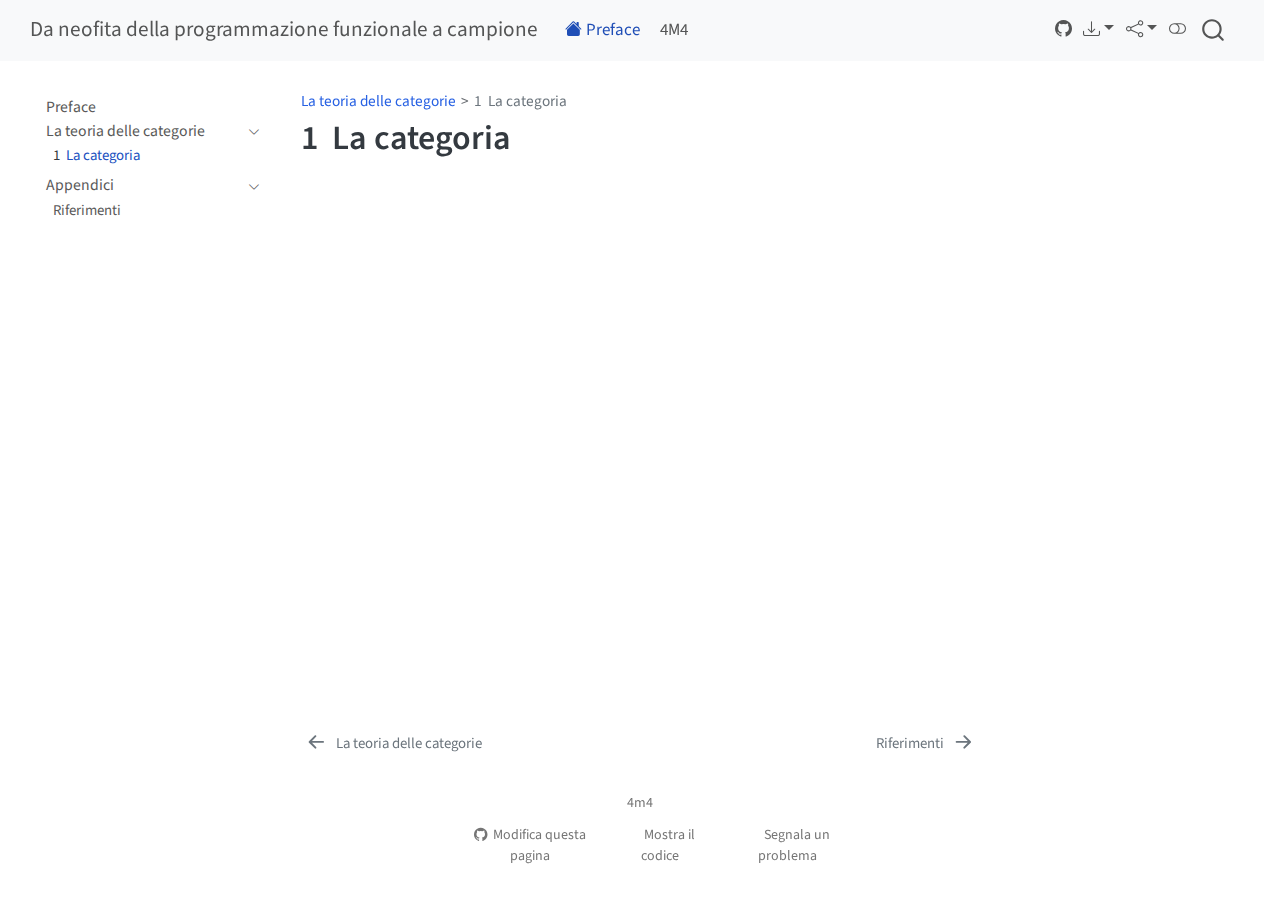
<file: docs/prima-parte-categoria.html>
<!DOCTYPE html>
<html xmlns="http://www.w3.org/1999/xhtml" lang="it" xml:lang="it"><head>

<meta charset="utf-8">
<meta name="generator" content="quarto-1.5.56">

<meta name="viewport" content="width=device-width, initial-scale=1.0, user-scalable=yes">


<title>1&nbsp; La categoria – Da neofita della programmazione funzionale a campione</title>
<style>
code{white-space: pre-wrap;}
span.smallcaps{font-variant: small-caps;}
div.columns{display: flex; gap: min(4vw, 1.5em);}
div.column{flex: auto; overflow-x: auto;}
div.hanging-indent{margin-left: 1.5em; text-indent: -1.5em;}
ul.task-list{list-style: none;}
ul.task-list li input[type="checkbox"] {
  width: 0.8em;
  margin: 0 0.8em 0.2em -1em; /* quarto-specific, see https://github.com/quarto-dev/quarto-cli/issues/4556 */ 
  vertical-align: middle;
}
</style>


<script src="site_libs/quarto-nav/quarto-nav.js"></script>
<script src="site_libs/quarto-nav/headroom.min.js"></script>
<script src="site_libs/clipboard/clipboard.min.js"></script>
<script src="site_libs/quarto-search/autocomplete.umd.js"></script>
<script src="site_libs/quarto-search/fuse.min.js"></script>
<script src="site_libs/quarto-search/quarto-search.js"></script>
<meta name="quarto:offset" content="./">
<link href="./appendice-riferimenti.html" rel="next">
<link href="./prima-parte-teoria-categorie.html" rel="prev">
<link href="./red-python-logo.png" rel="icon" type="image/png">
<script src="site_libs/quarto-html/quarto.js"></script>
<script src="site_libs/quarto-html/popper.min.js"></script>
<script src="site_libs/quarto-html/tippy.umd.min.js"></script>
<script src="site_libs/quarto-html/anchor.min.js"></script>
<link href="site_libs/quarto-html/tippy.css" rel="stylesheet">
<link href="site_libs/quarto-html/quarto-syntax-highlighting.css" rel="stylesheet" class="quarto-color-scheme" id="quarto-text-highlighting-styles">
<link href="site_libs/quarto-html/quarto-syntax-highlighting-dark.css" rel="prefetch" class="quarto-color-scheme quarto-color-alternate" id="quarto-text-highlighting-styles">
<script src="site_libs/bootstrap/bootstrap.min.js"></script>
<link href="site_libs/bootstrap/bootstrap-icons.css" rel="stylesheet">
<link href="site_libs/bootstrap/bootstrap.min.css" rel="stylesheet" class="quarto-color-scheme" id="quarto-bootstrap" data-mode="light">
<link href="site_libs/bootstrap/bootstrap-dark.min.css" rel="prefetch" class="quarto-color-scheme quarto-color-alternate" id="quarto-bootstrap" data-mode="light">
<script id="quarto-search-options" type="application/json">{
  "location": "navbar",
  "copy-button": false,
  "collapse-after": 3,
  "panel-placement": "end",
  "type": "overlay",
  "limit": 50,
  "keyboard-shortcut": [
    "f",
    "/",
    "s"
  ],
  "show-item-context": false,
  "language": {
    "search-no-results-text": "Nessun risultato",
    "search-matching-documents-text": "documenti trovati",
    "search-copy-link-title": "Copiare il link nella ricerca",
    "search-hide-matches-text": "Nascondere i risultati aggiuntivi",
    "search-more-match-text": "ci sono altri risultati in questo documento",
    "search-more-matches-text": "ulteriori risultati in questo documento",
    "search-clear-button-title": "Pulire",
    "search-text-placeholder": "",
    "search-detached-cancel-button-title": "Cancellare",
    "search-submit-button-title": "Inviare",
    "search-label": "Ricerca"
  }
}</script>
<script async="" src="https://hypothes.is/embed.js"></script>
<script>
  window.document.addEventListener("DOMContentLoaded", function (_event) {
    document.body.classList.add('hypothesis-enabled');
  });
</script>


</head>

<body class="nav-sidebar floating nav-fixed">

<div id="quarto-search-results"></div>
  <header id="quarto-header" class="headroom fixed-top">
    <nav class="navbar navbar-expand-lg " data-bs-theme="dark">
      <div class="navbar-container container-fluid">
      <div class="navbar-brand-container mx-auto">
    <a class="navbar-brand" href="./index.html">
    <span class="navbar-title">Da neofita della programmazione funzionale a campione</span>
    </a>
  </div>
            <div id="quarto-search" class="" title="Ricerca"></div>
          <button class="navbar-toggler" type="button" data-bs-toggle="collapse" data-bs-target="#navbarCollapse" aria-controls="navbarCollapse" role="menu" aria-expanded="false" aria-label="Attiva/disattiva la navigazione" onclick="if (window.quartoToggleHeadroom) { window.quartoToggleHeadroom(); }">
  <span class="navbar-toggler-icon"></span>
</button>
          <div class="collapse navbar-collapse" id="navbarCollapse">
            <ul class="navbar-nav navbar-nav-scroll me-auto">
  <li class="nav-item">
    <a class="nav-link active" href="./index.html" aria-current="page"> <i class="bi bi-house-fill" role="img">
</i> 
<span class="menu-text">Preface</span></a>
  </li>  
  <li class="nav-item">
    <a class="nav-link" href="https://4m4.it/"> 
<span class="menu-text">4M4</span></a>
  </li>  
</ul>
          </div> <!-- /navcollapse -->
            <div class="quarto-navbar-tools tools-wide">
    <a href="https://github.com/antomon/corso-programmazione-funzionale" title="Eseguire il codice" class="quarto-navigation-tool px-1" aria-label="Eseguire il codice"><i class="bi bi-github"></i></a>
    <div class="dropdown">
      <a href="" title="Download" id="quarto-navigation-tool-dropdown-0" class="quarto-navigation-tool dropdown-toggle px-1" data-bs-toggle="dropdown" aria-expanded="false" role="link" aria-label="Download"><i class="bi bi-download"></i></a>
      <ul class="dropdown-menu" aria-labelledby="quarto-navigation-tool-dropdown-0">
          <li>
            <a class="dropdown-item quarto-navbar-tools-item" href="./Da-neofita-della-programmazione-funzionale-a-campione.pdf">
              <i class="bi bi-file-pdf pe-1"></i>
            Download PDF
            </a>
          </li>
          <li>
            <a class="dropdown-item quarto-navbar-tools-item" href="./Da-neofita-della-programmazione-funzionale-a-campione.epub">
              <i class="bi bi-journal pe-1"></i>
            Download ePub
            </a>
          </li>
      </ul>
    </div>
    <div class="dropdown">
      <a href="" title="Share" id="quarto-navigation-tool-dropdown-1" class="quarto-navigation-tool dropdown-toggle px-1" data-bs-toggle="dropdown" aria-expanded="false" role="link" aria-label="Share"><i class="bi bi-share"></i></a>
      <ul class="dropdown-menu" aria-labelledby="quarto-navigation-tool-dropdown-1">
          <li>
            <a class="dropdown-item quarto-navbar-tools-item" href="https://twitter.com/intent/tweet?url=|url|">
              <i class="bi bi-twitter pe-1"></i>
            Twitter
            </a>
          </li>
          <li>
            <a class="dropdown-item quarto-navbar-tools-item" href="https://www.linkedin.com/sharing/share-offsite/?url=|url|">
              <i class="bi bi-linkedin pe-1"></i>
            LinkedIn
            </a>
          </li>
          <li>
            <a class="dropdown-item quarto-navbar-tools-item" href="https://www.facebook.com/sharer/sharer.php?u=|url|">
              <i class="bi bi-facebook pe-1"></i>
            Facebook
            </a>
          </li>
      </ul>
    </div>
  <a href="" class="quarto-color-scheme-toggle quarto-navigation-tool  px-1" onclick="window.quartoToggleColorScheme(); return false;" title="Attiva/disattiva la modalità oscura"><i class="bi"></i></a>
</div>
      </div> <!-- /container-fluid -->
    </nav>
  <nav class="quarto-secondary-nav">
    <div class="container-fluid d-flex">
      <button type="button" class="quarto-btn-toggle btn" data-bs-toggle="collapse" role="button" data-bs-target=".quarto-sidebar-collapse-item" aria-controls="quarto-sidebar" aria-expanded="false" aria-label="Attiva/disattiva la barra laterale" onclick="if (window.quartoToggleHeadroom) { window.quartoToggleHeadroom(); }">
        <i class="bi bi-layout-text-sidebar-reverse"></i>
      </button>
        <nav class="quarto-page-breadcrumbs" aria-label="breadcrumb"><ol class="breadcrumb"><li class="breadcrumb-item"><a href="./prima-parte-teoria-categorie.html">La teoria delle categorie</a></li><li class="breadcrumb-item"><a href="./prima-parte-categoria.html"><span class="chapter-number">1</span>&nbsp; <span class="chapter-title">La categoria</span></a></li></ol></nav>
        <a class="flex-grow-1" role="navigation" data-bs-toggle="collapse" data-bs-target=".quarto-sidebar-collapse-item" aria-controls="quarto-sidebar" aria-expanded="false" aria-label="Attiva/disattiva la barra laterale" onclick="if (window.quartoToggleHeadroom) { window.quartoToggleHeadroom(); }">      
        </a>
    </div>
  </nav>
</header>
<!-- content -->
<div id="quarto-content" class="quarto-container page-columns page-rows-contents page-layout-article page-navbar">
<!-- sidebar -->
  <nav id="quarto-sidebar" class="sidebar collapse collapse-horizontal quarto-sidebar-collapse-item sidebar-navigation floating overflow-auto">
    <div class="sidebar-menu-container"> 
    <ul class="list-unstyled mt-1">
        <li class="sidebar-item">
  <div class="sidebar-item-container"> 
  <a href="./index.html" class="sidebar-item-text sidebar-link">
 <span class="menu-text">Preface</span></a>
  </div>
</li>
        <li class="sidebar-item sidebar-item-section">
      <div class="sidebar-item-container"> 
            <a href="./prima-parte-teoria-categorie.html" class="sidebar-item-text sidebar-link">
 <span class="menu-text">La teoria delle categorie</span></a>
          <a class="sidebar-item-toggle text-start" data-bs-toggle="collapse" data-bs-target="#quarto-sidebar-section-1" role="navigation" aria-expanded="true" aria-label="Attiva/disattiva sezione">
            <i class="bi bi-chevron-right ms-2"></i>
          </a> 
      </div>
      <ul id="quarto-sidebar-section-1" class="collapse list-unstyled sidebar-section depth1 show">  
          <li class="sidebar-item">
  <div class="sidebar-item-container"> 
  <a href="./prima-parte-categoria.html" class="sidebar-item-text sidebar-link active">
 <span class="menu-text"><span class="chapter-number">1</span>&nbsp; <span class="chapter-title">La categoria</span></span></a>
  </div>
</li>
      </ul>
  </li>
        <li class="sidebar-item sidebar-item-section">
      <div class="sidebar-item-container"> 
            <a class="sidebar-item-text sidebar-link text-start" data-bs-toggle="collapse" data-bs-target="#quarto-sidebar-section-2" role="navigation" aria-expanded="true">
 <span class="menu-text">Appendici</span></a>
          <a class="sidebar-item-toggle text-start" data-bs-toggle="collapse" data-bs-target="#quarto-sidebar-section-2" role="navigation" aria-expanded="true" aria-label="Attiva/disattiva sezione">
            <i class="bi bi-chevron-right ms-2"></i>
          </a> 
      </div>
      <ul id="quarto-sidebar-section-2" class="collapse list-unstyled sidebar-section depth1 show">  
          <li class="sidebar-item">
  <div class="sidebar-item-container"> 
  <a href="./appendice-riferimenti.html" class="sidebar-item-text sidebar-link">
 <span class="menu-text">Riferimenti</span></a>
  </div>
</li>
      </ul>
  </li>
    </ul>
    </div>
</nav>
<div id="quarto-sidebar-glass" class="quarto-sidebar-collapse-item" data-bs-toggle="collapse" data-bs-target=".quarto-sidebar-collapse-item"></div>
<!-- margin-sidebar -->
    <div id="quarto-margin-sidebar" class="sidebar margin-sidebar zindex-bottom">
        
    </div>
<!-- main -->
<main class="content" id="quarto-document-content">

<header id="title-block-header" class="quarto-title-block default"><nav class="quarto-page-breadcrumbs quarto-title-breadcrumbs d-none d-lg-block" aria-label="breadcrumb"><ol class="breadcrumb"><li class="breadcrumb-item"><a href="./prima-parte-teoria-categorie.html">La teoria delle categorie</a></li><li class="breadcrumb-item"><a href="./prima-parte-categoria.html"><span class="chapter-number">1</span>&nbsp; <span class="chapter-title">La categoria</span></a></li></ol></nav>
<div class="quarto-title">
<h1 class="title"><span class="chapter-number">1</span>&nbsp; <span class="chapter-title">La categoria</span></h1>
</div>



<div class="quarto-title-meta">

    
  
    
  </div>
  


</header>





</main> <!-- /main -->
<script id="quarto-html-after-body" type="application/javascript">
window.document.addEventListener("DOMContentLoaded", function (event) {
  const toggleBodyColorMode = (bsSheetEl) => {
    const mode = bsSheetEl.getAttribute("data-mode");
    const bodyEl = window.document.querySelector("body");
    if (mode === "dark") {
      bodyEl.classList.add("quarto-dark");
      bodyEl.classList.remove("quarto-light");
    } else {
      bodyEl.classList.add("quarto-light");
      bodyEl.classList.remove("quarto-dark");
    }
  }
  const toggleBodyColorPrimary = () => {
    const bsSheetEl = window.document.querySelector("link#quarto-bootstrap");
    if (bsSheetEl) {
      toggleBodyColorMode(bsSheetEl);
    }
  }
  toggleBodyColorPrimary();  
  const disableStylesheet = (stylesheets) => {
    for (let i=0; i < stylesheets.length; i++) {
      const stylesheet = stylesheets[i];
      stylesheet.rel = 'prefetch';
    }
  }
  const enableStylesheet = (stylesheets) => {
    for (let i=0; i < stylesheets.length; i++) {
      const stylesheet = stylesheets[i];
      stylesheet.rel = 'stylesheet';
    }
  }
  const manageTransitions = (selector, allowTransitions) => {
    const els = window.document.querySelectorAll(selector);
    for (let i=0; i < els.length; i++) {
      const el = els[i];
      if (allowTransitions) {
        el.classList.remove('notransition');
      } else {
        el.classList.add('notransition');
      }
    }
  }
  const toggleGiscusIfUsed = (isAlternate, darkModeDefault) => {
    const baseTheme = document.querySelector('#giscus-base-theme')?.value ?? 'light';
    const alternateTheme = document.querySelector('#giscus-alt-theme')?.value ?? 'dark';
    let newTheme = '';
    if(darkModeDefault) {
      newTheme = isAlternate ? baseTheme : alternateTheme;
    } else {
      newTheme = isAlternate ? alternateTheme : baseTheme;
    }
    const changeGiscusTheme = () => {
      // From: https://github.com/giscus/giscus/issues/336
      const sendMessage = (message) => {
        const iframe = document.querySelector('iframe.giscus-frame');
        if (!iframe) return;
        iframe.contentWindow.postMessage({ giscus: message }, 'https://giscus.app');
      }
      sendMessage({
        setConfig: {
          theme: newTheme
        }
      });
    }
    const isGiscussLoaded = window.document.querySelector('iframe.giscus-frame') !== null;
    if (isGiscussLoaded) {
      changeGiscusTheme();
    }
  }
  const toggleColorMode = (alternate) => {
    // Switch the stylesheets
    const alternateStylesheets = window.document.querySelectorAll('link.quarto-color-scheme.quarto-color-alternate');
    manageTransitions('#quarto-margin-sidebar .nav-link', false);
    if (alternate) {
      enableStylesheet(alternateStylesheets);
      for (const sheetNode of alternateStylesheets) {
        if (sheetNode.id === "quarto-bootstrap") {
          toggleBodyColorMode(sheetNode);
        }
      }
    } else {
      disableStylesheet(alternateStylesheets);
      toggleBodyColorPrimary();
    }
    manageTransitions('#quarto-margin-sidebar .nav-link', true);
    // Switch the toggles
    const toggles = window.document.querySelectorAll('.quarto-color-scheme-toggle');
    for (let i=0; i < toggles.length; i++) {
      const toggle = toggles[i];
      if (toggle) {
        if (alternate) {
          toggle.classList.add("alternate");     
        } else {
          toggle.classList.remove("alternate");
        }
      }
    }
    // Hack to workaround the fact that safari doesn't
    // properly recolor the scrollbar when toggling (#1455)
    if (navigator.userAgent.indexOf('Safari') > 0 && navigator.userAgent.indexOf('Chrome') == -1) {
      manageTransitions("body", false);
      window.scrollTo(0, 1);
      setTimeout(() => {
        window.scrollTo(0, 0);
        manageTransitions("body", true);
      }, 40);  
    }
  }
  const isFileUrl = () => { 
    return window.location.protocol === 'file:';
  }
  const hasAlternateSentinel = () => {  
    let styleSentinel = getColorSchemeSentinel();
    if (styleSentinel !== null) {
      return styleSentinel === "alternate";
    } else {
      return false;
    }
  }
  const setStyleSentinel = (alternate) => {
    const value = alternate ? "alternate" : "default";
    if (!isFileUrl()) {
      window.localStorage.setItem("quarto-color-scheme", value);
    } else {
      localAlternateSentinel = value;
    }
  }
  const getColorSchemeSentinel = () => {
    if (!isFileUrl()) {
      const storageValue = window.localStorage.getItem("quarto-color-scheme");
      return storageValue != null ? storageValue : localAlternateSentinel;
    } else {
      return localAlternateSentinel;
    }
  }
  const darkModeDefault = false;
  let localAlternateSentinel = darkModeDefault ? 'alternate' : 'default';
  // Dark / light mode switch
  window.quartoToggleColorScheme = () => {
    // Read the current dark / light value 
    let toAlternate = !hasAlternateSentinel();
    toggleColorMode(toAlternate);
    setStyleSentinel(toAlternate);
    toggleGiscusIfUsed(toAlternate, darkModeDefault);
  };
  // Ensure there is a toggle, if there isn't float one in the top right
  if (window.document.querySelector('.quarto-color-scheme-toggle') === null) {
    const a = window.document.createElement('a');
    a.classList.add('top-right');
    a.classList.add('quarto-color-scheme-toggle');
    a.href = "";
    a.onclick = function() { try { window.quartoToggleColorScheme(); } catch {} return false; };
    const i = window.document.createElement("i");
    i.classList.add('bi');
    a.appendChild(i);
    window.document.body.appendChild(a);
  }
  // Switch to dark mode if need be
  if (hasAlternateSentinel()) {
    toggleColorMode(true);
  } else {
    toggleColorMode(false);
  }
  const icon = "";
  const anchorJS = new window.AnchorJS();
  anchorJS.options = {
    placement: 'right',
    icon: icon
  };
  anchorJS.add('.anchored');
  const isCodeAnnotation = (el) => {
    for (const clz of el.classList) {
      if (clz.startsWith('code-annotation-')) {                     
        return true;
      }
    }
    return false;
  }
  const onCopySuccess = function(e) {
    // button target
    const button = e.trigger;
    // don't keep focus
    button.blur();
    // flash "checked"
    button.classList.add('code-copy-button-checked');
    var currentTitle = button.getAttribute("title");
    button.setAttribute("title", "Copiato!");
    let tooltip;
    if (window.bootstrap) {
      button.setAttribute("data-bs-toggle", "tooltip");
      button.setAttribute("data-bs-placement", "left");
      button.setAttribute("data-bs-title", "Copiato!");
      tooltip = new bootstrap.Tooltip(button, 
        { trigger: "manual", 
          customClass: "code-copy-button-tooltip",
          offset: [0, -8]});
      tooltip.show();    
    }
    setTimeout(function() {
      if (tooltip) {
        tooltip.hide();
        button.removeAttribute("data-bs-title");
        button.removeAttribute("data-bs-toggle");
        button.removeAttribute("data-bs-placement");
      }
      button.setAttribute("title", currentTitle);
      button.classList.remove('code-copy-button-checked');
    }, 1000);
    // clear code selection
    e.clearSelection();
  }
  const getTextToCopy = function(trigger) {
      const codeEl = trigger.previousElementSibling.cloneNode(true);
      for (const childEl of codeEl.children) {
        if (isCodeAnnotation(childEl)) {
          childEl.remove();
        }
      }
      return codeEl.innerText;
  }
  const clipboard = new window.ClipboardJS('.code-copy-button:not([data-in-quarto-modal])', {
    text: getTextToCopy
  });
  clipboard.on('success', onCopySuccess);
  if (window.document.getElementById('quarto-embedded-source-code-modal')) {
    // For code content inside modals, clipBoardJS needs to be initialized with a container option
    // TODO: Check when it could be a function (https://github.com/zenorocha/clipboard.js/issues/860)
    const clipboardModal = new window.ClipboardJS('.code-copy-button[data-in-quarto-modal]', {
      text: getTextToCopy,
      container: window.document.getElementById('quarto-embedded-source-code-modal')
    });
    clipboardModal.on('success', onCopySuccess);
  }
    var localhostRegex = new RegExp(/^(?:http|https):\/\/localhost\:?[0-9]*\//);
    var mailtoRegex = new RegExp(/^mailto:/);
      var filterRegex = new RegExp('/' + window.location.host + '/');
    var isInternal = (href) => {
        return filterRegex.test(href) || localhostRegex.test(href) || mailtoRegex.test(href);
    }
    // Inspect non-navigation links and adorn them if external
 	var links = window.document.querySelectorAll('a[href]:not(.nav-link):not(.navbar-brand):not(.toc-action):not(.sidebar-link):not(.sidebar-item-toggle):not(.pagination-link):not(.no-external):not([aria-hidden]):not(.dropdown-item):not(.quarto-navigation-tool):not(.about-link)');
    for (var i=0; i<links.length; i++) {
      const link = links[i];
      if (!isInternal(link.href)) {
        // undo the damage that might have been done by quarto-nav.js in the case of
        // links that we want to consider external
        if (link.dataset.originalHref !== undefined) {
          link.href = link.dataset.originalHref;
        }
      }
    }
  function tippyHover(el, contentFn, onTriggerFn, onUntriggerFn) {
    const config = {
      allowHTML: true,
      maxWidth: 500,
      delay: 100,
      arrow: false,
      appendTo: function(el) {
          return el.parentElement;
      },
      interactive: true,
      interactiveBorder: 10,
      theme: 'quarto',
      placement: 'bottom-start',
    };
    if (contentFn) {
      config.content = contentFn;
    }
    if (onTriggerFn) {
      config.onTrigger = onTriggerFn;
    }
    if (onUntriggerFn) {
      config.onUntrigger = onUntriggerFn;
    }
    window.tippy(el, config); 
  }
  const noterefs = window.document.querySelectorAll('a[role="doc-noteref"]');
  for (var i=0; i<noterefs.length; i++) {
    const ref = noterefs[i];
    tippyHover(ref, function() {
      // use id or data attribute instead here
      let href = ref.getAttribute('data-footnote-href') || ref.getAttribute('href');
      try { href = new URL(href).hash; } catch {}
      const id = href.replace(/^#\/?/, "");
      const note = window.document.getElementById(id);
      if (note) {
        return note.innerHTML;
      } else {
        return "";
      }
    });
  }
  const xrefs = window.document.querySelectorAll('a.quarto-xref');
  const processXRef = (id, note) => {
    // Strip column container classes
    const stripColumnClz = (el) => {
      el.classList.remove("page-full", "page-columns");
      if (el.children) {
        for (const child of el.children) {
          stripColumnClz(child);
        }
      }
    }
    stripColumnClz(note)
    if (id === null || id.startsWith('sec-')) {
      // Special case sections, only their first couple elements
      const container = document.createElement("div");
      if (note.children && note.children.length > 2) {
        container.appendChild(note.children[0].cloneNode(true));
        for (let i = 1; i < note.children.length; i++) {
          const child = note.children[i];
          if (child.tagName === "P" && child.innerText === "") {
            continue;
          } else {
            container.appendChild(child.cloneNode(true));
            break;
          }
        }
        if (window.Quarto?.typesetMath) {
          window.Quarto.typesetMath(container);
        }
        return container.innerHTML
      } else {
        if (window.Quarto?.typesetMath) {
          window.Quarto.typesetMath(note);
        }
        return note.innerHTML;
      }
    } else {
      // Remove any anchor links if they are present
      const anchorLink = note.querySelector('a.anchorjs-link');
      if (anchorLink) {
        anchorLink.remove();
      }
      if (window.Quarto?.typesetMath) {
        window.Quarto.typesetMath(note);
      }
      // TODO in 1.5, we should make sure this works without a callout special case
      if (note.classList.contains("callout")) {
        return note.outerHTML;
      } else {
        return note.innerHTML;
      }
    }
  }
  for (var i=0; i<xrefs.length; i++) {
    const xref = xrefs[i];
    tippyHover(xref, undefined, function(instance) {
      instance.disable();
      let url = xref.getAttribute('href');
      let hash = undefined; 
      if (url.startsWith('#')) {
        hash = url;
      } else {
        try { hash = new URL(url).hash; } catch {}
      }
      if (hash) {
        const id = hash.replace(/^#\/?/, "");
        const note = window.document.getElementById(id);
        if (note !== null) {
          try {
            const html = processXRef(id, note.cloneNode(true));
            instance.setContent(html);
          } finally {
            instance.enable();
            instance.show();
          }
        } else {
          // See if we can fetch this
          fetch(url.split('#')[0])
          .then(res => res.text())
          .then(html => {
            const parser = new DOMParser();
            const htmlDoc = parser.parseFromString(html, "text/html");
            const note = htmlDoc.getElementById(id);
            if (note !== null) {
              const html = processXRef(id, note);
              instance.setContent(html);
            } 
          }).finally(() => {
            instance.enable();
            instance.show();
          });
        }
      } else {
        // See if we can fetch a full url (with no hash to target)
        // This is a special case and we should probably do some content thinning / targeting
        fetch(url)
        .then(res => res.text())
        .then(html => {
          const parser = new DOMParser();
          const htmlDoc = parser.parseFromString(html, "text/html");
          const note = htmlDoc.querySelector('main.content');
          if (note !== null) {
            // This should only happen for chapter cross references
            // (since there is no id in the URL)
            // remove the first header
            if (note.children.length > 0 && note.children[0].tagName === "HEADER") {
              note.children[0].remove();
            }
            const html = processXRef(null, note);
            instance.setContent(html);
          } 
        }).finally(() => {
          instance.enable();
          instance.show();
        });
      }
    }, function(instance) {
    });
  }
      let selectedAnnoteEl;
      const selectorForAnnotation = ( cell, annotation) => {
        let cellAttr = 'data-code-cell="' + cell + '"';
        let lineAttr = 'data-code-annotation="' +  annotation + '"';
        const selector = 'span[' + cellAttr + '][' + lineAttr + ']';
        return selector;
      }
      const selectCodeLines = (annoteEl) => {
        const doc = window.document;
        const targetCell = annoteEl.getAttribute("data-target-cell");
        const targetAnnotation = annoteEl.getAttribute("data-target-annotation");
        const annoteSpan = window.document.querySelector(selectorForAnnotation(targetCell, targetAnnotation));
        const lines = annoteSpan.getAttribute("data-code-lines").split(",");
        const lineIds = lines.map((line) => {
          return targetCell + "-" + line;
        })
        let top = null;
        let height = null;
        let parent = null;
        if (lineIds.length > 0) {
            //compute the position of the single el (top and bottom and make a div)
            const el = window.document.getElementById(lineIds[0]);
            top = el.offsetTop;
            height = el.offsetHeight;
            parent = el.parentElement.parentElement;
          if (lineIds.length > 1) {
            const lastEl = window.document.getElementById(lineIds[lineIds.length - 1]);
            const bottom = lastEl.offsetTop + lastEl.offsetHeight;
            height = bottom - top;
          }
          if (top !== null && height !== null && parent !== null) {
            // cook up a div (if necessary) and position it 
            let div = window.document.getElementById("code-annotation-line-highlight");
            if (div === null) {
              div = window.document.createElement("div");
              div.setAttribute("id", "code-annotation-line-highlight");
              div.style.position = 'absolute';
              parent.appendChild(div);
            }
            div.style.top = top - 2 + "px";
            div.style.height = height + 4 + "px";
            div.style.left = 0;
            let gutterDiv = window.document.getElementById("code-annotation-line-highlight-gutter");
            if (gutterDiv === null) {
              gutterDiv = window.document.createElement("div");
              gutterDiv.setAttribute("id", "code-annotation-line-highlight-gutter");
              gutterDiv.style.position = 'absolute';
              const codeCell = window.document.getElementById(targetCell);
              const gutter = codeCell.querySelector('.code-annotation-gutter');
              gutter.appendChild(gutterDiv);
            }
            gutterDiv.style.top = top - 2 + "px";
            gutterDiv.style.height = height + 4 + "px";
          }
          selectedAnnoteEl = annoteEl;
        }
      };
      const unselectCodeLines = () => {
        const elementsIds = ["code-annotation-line-highlight", "code-annotation-line-highlight-gutter"];
        elementsIds.forEach((elId) => {
          const div = window.document.getElementById(elId);
          if (div) {
            div.remove();
          }
        });
        selectedAnnoteEl = undefined;
      };
        // Handle positioning of the toggle
    window.addEventListener(
      "resize",
      throttle(() => {
        elRect = undefined;
        if (selectedAnnoteEl) {
          selectCodeLines(selectedAnnoteEl);
        }
      }, 10)
    );
    function throttle(fn, ms) {
    let throttle = false;
    let timer;
      return (...args) => {
        if(!throttle) { // first call gets through
            fn.apply(this, args);
            throttle = true;
        } else { // all the others get throttled
            if(timer) clearTimeout(timer); // cancel #2
            timer = setTimeout(() => {
              fn.apply(this, args);
              timer = throttle = false;
            }, ms);
        }
      };
    }
      // Attach click handler to the DT
      const annoteDls = window.document.querySelectorAll('dt[data-target-cell]');
      for (const annoteDlNode of annoteDls) {
        annoteDlNode.addEventListener('click', (event) => {
          const clickedEl = event.target;
          if (clickedEl !== selectedAnnoteEl) {
            unselectCodeLines();
            const activeEl = window.document.querySelector('dt[data-target-cell].code-annotation-active');
            if (activeEl) {
              activeEl.classList.remove('code-annotation-active');
            }
            selectCodeLines(clickedEl);
            clickedEl.classList.add('code-annotation-active');
          } else {
            // Unselect the line
            unselectCodeLines();
            clickedEl.classList.remove('code-annotation-active');
          }
        });
      }
  const findCites = (el) => {
    const parentEl = el.parentElement;
    if (parentEl) {
      const cites = parentEl.dataset.cites;
      if (cites) {
        return {
          el,
          cites: cites.split(' ')
        };
      } else {
        return findCites(el.parentElement)
      }
    } else {
      return undefined;
    }
  };
  var bibliorefs = window.document.querySelectorAll('a[role="doc-biblioref"]');
  for (var i=0; i<bibliorefs.length; i++) {
    const ref = bibliorefs[i];
    const citeInfo = findCites(ref);
    if (citeInfo) {
      tippyHover(citeInfo.el, function() {
        var popup = window.document.createElement('div');
        citeInfo.cites.forEach(function(cite) {
          var citeDiv = window.document.createElement('div');
          citeDiv.classList.add('hanging-indent');
          citeDiv.classList.add('csl-entry');
          var biblioDiv = window.document.getElementById('ref-' + cite);
          if (biblioDiv) {
            citeDiv.innerHTML = biblioDiv.innerHTML;
          }
          popup.appendChild(citeDiv);
        });
        return popup.innerHTML;
      });
    }
  }
});
</script>
<nav class="page-navigation">
  <div class="nav-page nav-page-previous">
      <a href="./prima-parte-teoria-categorie.html" class="pagination-link" aria-label="La teoria delle categorie">
        <i class="bi bi-arrow-left-short"></i> <span class="nav-page-text">La teoria delle categorie</span>
      </a>          
  </div>
  <div class="nav-page nav-page-next">
      <a href="./appendice-riferimenti.html" class="pagination-link" aria-label="Riferimenti">
        <span class="nav-page-text">Riferimenti</span> <i class="bi bi-arrow-right-short"></i>
      </a>
  </div>
</nav>
</div> <!-- /content -->
<footer class="footer">
  <div class="nav-footer">
    <div class="nav-footer-left">
      &nbsp;
    </div>   
    <div class="nav-footer-center">
      <ul class="footer-items list-unstyled">
    <li class="nav-item">
    <a class="nav-link" href="https://4m4.it">
<p>4m4</p>
</a>
  </li>  
</ul>
    <div class="toc-actions"><ul><li><a href="https://github.com/antomon/corso-programmazione-funzionale/edit/main/prima-parte-categoria.qmd" class="toc-action"><i class="bi bi-github"></i>Modifica questa pagina</a></li><li><a href="https://github.com/antomon/corso-programmazione-funzionale/blob/main/prima-parte-categoria.qmd" class="toc-action"><i class="bi empty"></i>Mostra il codice</a></li><li><a href="https://github.com/antomon/corso-programmazione-funzionale/issues/new/choose" class="toc-action"><i class="bi empty"></i>Segnala un problema</a></li></ul></div></div>
    <div class="nav-footer-right">
      &nbsp;
    </div>
  </div>
</footer>




</body></html>
</file>
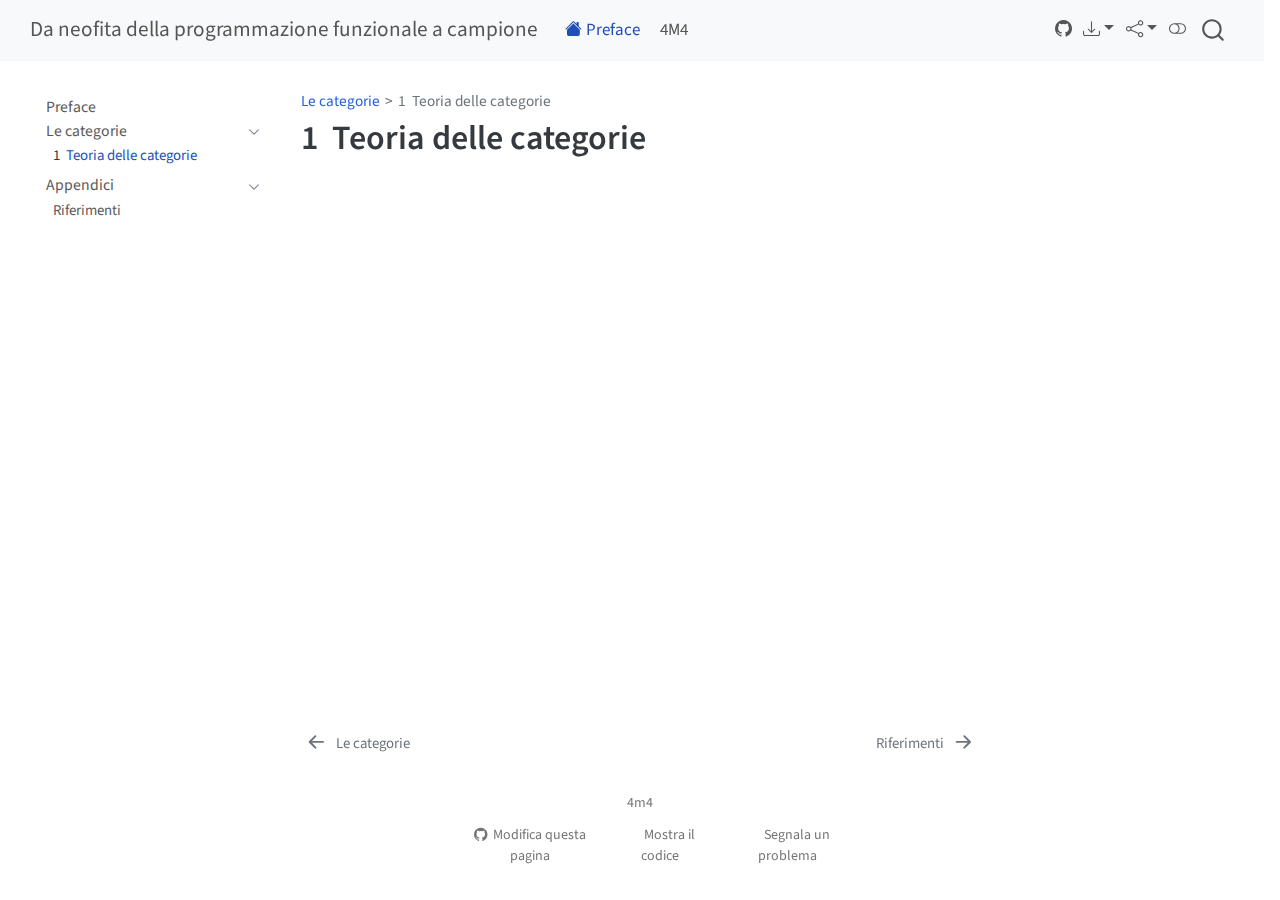
<file: docs/prima-parte-categorie.html>
<!DOCTYPE html>
<html xmlns="http://www.w3.org/1999/xhtml" lang="it" xml:lang="it"><head>

<meta charset="utf-8">
<meta name="generator" content="quarto-1.5.56">

<meta name="viewport" content="width=device-width, initial-scale=1.0, user-scalable=yes">


<title>1&nbsp; Teoria delle categorie – Da neofita della programmazione funzionale a campione</title>
<style>
code{white-space: pre-wrap;}
span.smallcaps{font-variant: small-caps;}
div.columns{display: flex; gap: min(4vw, 1.5em);}
div.column{flex: auto; overflow-x: auto;}
div.hanging-indent{margin-left: 1.5em; text-indent: -1.5em;}
ul.task-list{list-style: none;}
ul.task-list li input[type="checkbox"] {
  width: 0.8em;
  margin: 0 0.8em 0.2em -1em; /* quarto-specific, see https://github.com/quarto-dev/quarto-cli/issues/4556 */ 
  vertical-align: middle;
}
</style>


<script src="site_libs/quarto-nav/quarto-nav.js"></script>
<script src="site_libs/quarto-nav/headroom.min.js"></script>
<script src="site_libs/clipboard/clipboard.min.js"></script>
<script src="site_libs/quarto-search/autocomplete.umd.js"></script>
<script src="site_libs/quarto-search/fuse.min.js"></script>
<script src="site_libs/quarto-search/quarto-search.js"></script>
<meta name="quarto:offset" content="./">
<link href="./appendice-riferimenti.html" rel="next">
<link href="./prima-parte-teoria-categorie.html" rel="prev">
<link href="./red-python-logo.png" rel="icon" type="image/png">
<script src="site_libs/quarto-html/quarto.js"></script>
<script src="site_libs/quarto-html/popper.min.js"></script>
<script src="site_libs/quarto-html/tippy.umd.min.js"></script>
<script src="site_libs/quarto-html/anchor.min.js"></script>
<link href="site_libs/quarto-html/tippy.css" rel="stylesheet">
<link href="site_libs/quarto-html/quarto-syntax-highlighting.css" rel="stylesheet" class="quarto-color-scheme" id="quarto-text-highlighting-styles">
<link href="site_libs/quarto-html/quarto-syntax-highlighting-dark.css" rel="prefetch" class="quarto-color-scheme quarto-color-alternate" id="quarto-text-highlighting-styles">
<script src="site_libs/bootstrap/bootstrap.min.js"></script>
<link href="site_libs/bootstrap/bootstrap-icons.css" rel="stylesheet">
<link href="site_libs/bootstrap/bootstrap.min.css" rel="stylesheet" class="quarto-color-scheme" id="quarto-bootstrap" data-mode="light">
<link href="site_libs/bootstrap/bootstrap-dark.min.css" rel="prefetch" class="quarto-color-scheme quarto-color-alternate" id="quarto-bootstrap" data-mode="light">
<script id="quarto-search-options" type="application/json">{
  "location": "navbar",
  "copy-button": false,
  "collapse-after": 3,
  "panel-placement": "end",
  "type": "overlay",
  "limit": 50,
  "keyboard-shortcut": [
    "f",
    "/",
    "s"
  ],
  "show-item-context": false,
  "language": {
    "search-no-results-text": "Nessun risultato",
    "search-matching-documents-text": "documenti trovati",
    "search-copy-link-title": "Copiare il link nella ricerca",
    "search-hide-matches-text": "Nascondere i risultati aggiuntivi",
    "search-more-match-text": "ci sono altri risultati in questo documento",
    "search-more-matches-text": "ulteriori risultati in questo documento",
    "search-clear-button-title": "Pulire",
    "search-text-placeholder": "",
    "search-detached-cancel-button-title": "Cancellare",
    "search-submit-button-title": "Inviare",
    "search-label": "Ricerca"
  }
}</script>
<script async="" src="https://hypothes.is/embed.js"></script>
<script>
  window.document.addEventListener("DOMContentLoaded", function (_event) {
    document.body.classList.add('hypothesis-enabled');
  });
</script>


</head>

<body class="nav-sidebar floating nav-fixed">

<div id="quarto-search-results"></div>
  <header id="quarto-header" class="headroom fixed-top">
    <nav class="navbar navbar-expand-lg " data-bs-theme="dark">
      <div class="navbar-container container-fluid">
      <div class="navbar-brand-container mx-auto">
    <a class="navbar-brand" href="./index.html">
    <span class="navbar-title">Da neofita della programmazione funzionale a campione</span>
    </a>
  </div>
            <div id="quarto-search" class="" title="Ricerca"></div>
          <button class="navbar-toggler" type="button" data-bs-toggle="collapse" data-bs-target="#navbarCollapse" aria-controls="navbarCollapse" role="menu" aria-expanded="false" aria-label="Attiva/disattiva la navigazione" onclick="if (window.quartoToggleHeadroom) { window.quartoToggleHeadroom(); }">
  <span class="navbar-toggler-icon"></span>
</button>
          <div class="collapse navbar-collapse" id="navbarCollapse">
            <ul class="navbar-nav navbar-nav-scroll me-auto">
  <li class="nav-item">
    <a class="nav-link active" href="./index.html" aria-current="page"> <i class="bi bi-house-fill" role="img">
</i> 
<span class="menu-text">Preface</span></a>
  </li>  
  <li class="nav-item">
    <a class="nav-link" href="https://4m4.it/"> 
<span class="menu-text">4M4</span></a>
  </li>  
</ul>
          </div> <!-- /navcollapse -->
            <div class="quarto-navbar-tools tools-wide">
    <a href="https://github.com/antomon/corso-programmazione-funzionale" title="Eseguire il codice" class="quarto-navigation-tool px-1" aria-label="Eseguire il codice"><i class="bi bi-github"></i></a>
    <div class="dropdown">
      <a href="" title="Download" id="quarto-navigation-tool-dropdown-0" class="quarto-navigation-tool dropdown-toggle px-1" data-bs-toggle="dropdown" aria-expanded="false" role="link" aria-label="Download"><i class="bi bi-download"></i></a>
      <ul class="dropdown-menu" aria-labelledby="quarto-navigation-tool-dropdown-0">
          <li>
            <a class="dropdown-item quarto-navbar-tools-item" href="./Da-neofita-della-programmazione-funzionale-a-campione.pdf">
              <i class="bi bi-file-pdf pe-1"></i>
            Download PDF
            </a>
          </li>
          <li>
            <a class="dropdown-item quarto-navbar-tools-item" href="./Da-neofita-della-programmazione-funzionale-a-campione.epub">
              <i class="bi bi-journal pe-1"></i>
            Download ePub
            </a>
          </li>
      </ul>
    </div>
    <div class="dropdown">
      <a href="" title="Share" id="quarto-navigation-tool-dropdown-1" class="quarto-navigation-tool dropdown-toggle px-1" data-bs-toggle="dropdown" aria-expanded="false" role="link" aria-label="Share"><i class="bi bi-share"></i></a>
      <ul class="dropdown-menu" aria-labelledby="quarto-navigation-tool-dropdown-1">
          <li>
            <a class="dropdown-item quarto-navbar-tools-item" href="https://twitter.com/intent/tweet?url=|url|">
              <i class="bi bi-twitter pe-1"></i>
            Twitter
            </a>
          </li>
          <li>
            <a class="dropdown-item quarto-navbar-tools-item" href="https://www.linkedin.com/sharing/share-offsite/?url=|url|">
              <i class="bi bi-linkedin pe-1"></i>
            LinkedIn
            </a>
          </li>
          <li>
            <a class="dropdown-item quarto-navbar-tools-item" href="https://www.facebook.com/sharer/sharer.php?u=|url|">
              <i class="bi bi-facebook pe-1"></i>
            Facebook
            </a>
          </li>
      </ul>
    </div>
  <a href="" class="quarto-color-scheme-toggle quarto-navigation-tool  px-1" onclick="window.quartoToggleColorScheme(); return false;" title="Attiva/disattiva la modalità oscura"><i class="bi"></i></a>
</div>
      </div> <!-- /container-fluid -->
    </nav>
  <nav class="quarto-secondary-nav">
    <div class="container-fluid d-flex">
      <button type="button" class="quarto-btn-toggle btn" data-bs-toggle="collapse" role="button" data-bs-target=".quarto-sidebar-collapse-item" aria-controls="quarto-sidebar" aria-expanded="false" aria-label="Attiva/disattiva la barra laterale" onclick="if (window.quartoToggleHeadroom) { window.quartoToggleHeadroom(); }">
        <i class="bi bi-layout-text-sidebar-reverse"></i>
      </button>
        <nav class="quarto-page-breadcrumbs" aria-label="breadcrumb"><ol class="breadcrumb"><li class="breadcrumb-item"><a href="./prima-parte-teoria-categorie.html">Le categorie</a></li><li class="breadcrumb-item"><a href="./prima-parte-categorie.html"><span class="chapter-number">1</span>&nbsp; <span class="chapter-title">Teoria delle categorie</span></a></li></ol></nav>
        <a class="flex-grow-1" role="navigation" data-bs-toggle="collapse" data-bs-target=".quarto-sidebar-collapse-item" aria-controls="quarto-sidebar" aria-expanded="false" aria-label="Attiva/disattiva la barra laterale" onclick="if (window.quartoToggleHeadroom) { window.quartoToggleHeadroom(); }">      
        </a>
    </div>
  </nav>
</header>
<!-- content -->
<div id="quarto-content" class="quarto-container page-columns page-rows-contents page-layout-article page-navbar">
<!-- sidebar -->
  <nav id="quarto-sidebar" class="sidebar collapse collapse-horizontal quarto-sidebar-collapse-item sidebar-navigation floating overflow-auto">
    <div class="sidebar-menu-container"> 
    <ul class="list-unstyled mt-1">
        <li class="sidebar-item">
  <div class="sidebar-item-container"> 
  <a href="./index.html" class="sidebar-item-text sidebar-link">
 <span class="menu-text">Preface</span></a>
  </div>
</li>
        <li class="sidebar-item sidebar-item-section">
      <div class="sidebar-item-container"> 
            <a href="./prima-parte-teoria-categorie.html" class="sidebar-item-text sidebar-link">
 <span class="menu-text">Le categorie</span></a>
          <a class="sidebar-item-toggle text-start" data-bs-toggle="collapse" data-bs-target="#quarto-sidebar-section-1" role="navigation" aria-expanded="true" aria-label="Attiva/disattiva sezione">
            <i class="bi bi-chevron-right ms-2"></i>
          </a> 
      </div>
      <ul id="quarto-sidebar-section-1" class="collapse list-unstyled sidebar-section depth1 show">  
          <li class="sidebar-item">
  <div class="sidebar-item-container"> 
  <a href="./prima-parte-categorie.html" class="sidebar-item-text sidebar-link active">
 <span class="menu-text"><span class="chapter-number">1</span>&nbsp; <span class="chapter-title">Teoria delle categorie</span></span></a>
  </div>
</li>
      </ul>
  </li>
        <li class="sidebar-item sidebar-item-section">
      <div class="sidebar-item-container"> 
            <a class="sidebar-item-text sidebar-link text-start" data-bs-toggle="collapse" data-bs-target="#quarto-sidebar-section-2" role="navigation" aria-expanded="true">
 <span class="menu-text">Appendici</span></a>
          <a class="sidebar-item-toggle text-start" data-bs-toggle="collapse" data-bs-target="#quarto-sidebar-section-2" role="navigation" aria-expanded="true" aria-label="Attiva/disattiva sezione">
            <i class="bi bi-chevron-right ms-2"></i>
          </a> 
      </div>
      <ul id="quarto-sidebar-section-2" class="collapse list-unstyled sidebar-section depth1 show">  
          <li class="sidebar-item">
  <div class="sidebar-item-container"> 
  <a href="./appendice-riferimenti.html" class="sidebar-item-text sidebar-link">
 <span class="menu-text">Riferimenti</span></a>
  </div>
</li>
      </ul>
  </li>
    </ul>
    </div>
</nav>
<div id="quarto-sidebar-glass" class="quarto-sidebar-collapse-item" data-bs-toggle="collapse" data-bs-target=".quarto-sidebar-collapse-item"></div>
<!-- margin-sidebar -->
    <div id="quarto-margin-sidebar" class="sidebar margin-sidebar zindex-bottom">
        
    </div>
<!-- main -->
<main class="content" id="quarto-document-content">

<header id="title-block-header" class="quarto-title-block default"><nav class="quarto-page-breadcrumbs quarto-title-breadcrumbs d-none d-lg-block" aria-label="breadcrumb"><ol class="breadcrumb"><li class="breadcrumb-item"><a href="./prima-parte-teoria-categorie.html">Le categorie</a></li><li class="breadcrumb-item"><a href="./prima-parte-categorie.html"><span class="chapter-number">1</span>&nbsp; <span class="chapter-title">Teoria delle categorie</span></a></li></ol></nav>
<div class="quarto-title">
<h1 class="title"><span class="chapter-number">1</span>&nbsp; <span class="chapter-title">Teoria delle categorie</span></h1>
</div>



<div class="quarto-title-meta">

    
  
    
  </div>
  


</header>





</main> <!-- /main -->
<script id="quarto-html-after-body" type="application/javascript">
window.document.addEventListener("DOMContentLoaded", function (event) {
  const toggleBodyColorMode = (bsSheetEl) => {
    const mode = bsSheetEl.getAttribute("data-mode");
    const bodyEl = window.document.querySelector("body");
    if (mode === "dark") {
      bodyEl.classList.add("quarto-dark");
      bodyEl.classList.remove("quarto-light");
    } else {
      bodyEl.classList.add("quarto-light");
      bodyEl.classList.remove("quarto-dark");
    }
  }
  const toggleBodyColorPrimary = () => {
    const bsSheetEl = window.document.querySelector("link#quarto-bootstrap");
    if (bsSheetEl) {
      toggleBodyColorMode(bsSheetEl);
    }
  }
  toggleBodyColorPrimary();  
  const disableStylesheet = (stylesheets) => {
    for (let i=0; i < stylesheets.length; i++) {
      const stylesheet = stylesheets[i];
      stylesheet.rel = 'prefetch';
    }
  }
  const enableStylesheet = (stylesheets) => {
    for (let i=0; i < stylesheets.length; i++) {
      const stylesheet = stylesheets[i];
      stylesheet.rel = 'stylesheet';
    }
  }
  const manageTransitions = (selector, allowTransitions) => {
    const els = window.document.querySelectorAll(selector);
    for (let i=0; i < els.length; i++) {
      const el = els[i];
      if (allowTransitions) {
        el.classList.remove('notransition');
      } else {
        el.classList.add('notransition');
      }
    }
  }
  const toggleGiscusIfUsed = (isAlternate, darkModeDefault) => {
    const baseTheme = document.querySelector('#giscus-base-theme')?.value ?? 'light';
    const alternateTheme = document.querySelector('#giscus-alt-theme')?.value ?? 'dark';
    let newTheme = '';
    if(darkModeDefault) {
      newTheme = isAlternate ? baseTheme : alternateTheme;
    } else {
      newTheme = isAlternate ? alternateTheme : baseTheme;
    }
    const changeGiscusTheme = () => {
      // From: https://github.com/giscus/giscus/issues/336
      const sendMessage = (message) => {
        const iframe = document.querySelector('iframe.giscus-frame');
        if (!iframe) return;
        iframe.contentWindow.postMessage({ giscus: message }, 'https://giscus.app');
      }
      sendMessage({
        setConfig: {
          theme: newTheme
        }
      });
    }
    const isGiscussLoaded = window.document.querySelector('iframe.giscus-frame') !== null;
    if (isGiscussLoaded) {
      changeGiscusTheme();
    }
  }
  const toggleColorMode = (alternate) => {
    // Switch the stylesheets
    const alternateStylesheets = window.document.querySelectorAll('link.quarto-color-scheme.quarto-color-alternate');
    manageTransitions('#quarto-margin-sidebar .nav-link', false);
    if (alternate) {
      enableStylesheet(alternateStylesheets);
      for (const sheetNode of alternateStylesheets) {
        if (sheetNode.id === "quarto-bootstrap") {
          toggleBodyColorMode(sheetNode);
        }
      }
    } else {
      disableStylesheet(alternateStylesheets);
      toggleBodyColorPrimary();
    }
    manageTransitions('#quarto-margin-sidebar .nav-link', true);
    // Switch the toggles
    const toggles = window.document.querySelectorAll('.quarto-color-scheme-toggle');
    for (let i=0; i < toggles.length; i++) {
      const toggle = toggles[i];
      if (toggle) {
        if (alternate) {
          toggle.classList.add("alternate");     
        } else {
          toggle.classList.remove("alternate");
        }
      }
    }
    // Hack to workaround the fact that safari doesn't
    // properly recolor the scrollbar when toggling (#1455)
    if (navigator.userAgent.indexOf('Safari') > 0 && navigator.userAgent.indexOf('Chrome') == -1) {
      manageTransitions("body", false);
      window.scrollTo(0, 1);
      setTimeout(() => {
        window.scrollTo(0, 0);
        manageTransitions("body", true);
      }, 40);  
    }
  }
  const isFileUrl = () => { 
    return window.location.protocol === 'file:';
  }
  const hasAlternateSentinel = () => {  
    let styleSentinel = getColorSchemeSentinel();
    if (styleSentinel !== null) {
      return styleSentinel === "alternate";
    } else {
      return false;
    }
  }
  const setStyleSentinel = (alternate) => {
    const value = alternate ? "alternate" : "default";
    if (!isFileUrl()) {
      window.localStorage.setItem("quarto-color-scheme", value);
    } else {
      localAlternateSentinel = value;
    }
  }
  const getColorSchemeSentinel = () => {
    if (!isFileUrl()) {
      const storageValue = window.localStorage.getItem("quarto-color-scheme");
      return storageValue != null ? storageValue : localAlternateSentinel;
    } else {
      return localAlternateSentinel;
    }
  }
  const darkModeDefault = false;
  let localAlternateSentinel = darkModeDefault ? 'alternate' : 'default';
  // Dark / light mode switch
  window.quartoToggleColorScheme = () => {
    // Read the current dark / light value 
    let toAlternate = !hasAlternateSentinel();
    toggleColorMode(toAlternate);
    setStyleSentinel(toAlternate);
    toggleGiscusIfUsed(toAlternate, darkModeDefault);
  };
  // Ensure there is a toggle, if there isn't float one in the top right
  if (window.document.querySelector('.quarto-color-scheme-toggle') === null) {
    const a = window.document.createElement('a');
    a.classList.add('top-right');
    a.classList.add('quarto-color-scheme-toggle');
    a.href = "";
    a.onclick = function() { try { window.quartoToggleColorScheme(); } catch {} return false; };
    const i = window.document.createElement("i");
    i.classList.add('bi');
    a.appendChild(i);
    window.document.body.appendChild(a);
  }
  // Switch to dark mode if need be
  if (hasAlternateSentinel()) {
    toggleColorMode(true);
  } else {
    toggleColorMode(false);
  }
  const icon = "";
  const anchorJS = new window.AnchorJS();
  anchorJS.options = {
    placement: 'right',
    icon: icon
  };
  anchorJS.add('.anchored');
  const isCodeAnnotation = (el) => {
    for (const clz of el.classList) {
      if (clz.startsWith('code-annotation-')) {                     
        return true;
      }
    }
    return false;
  }
  const onCopySuccess = function(e) {
    // button target
    const button = e.trigger;
    // don't keep focus
    button.blur();
    // flash "checked"
    button.classList.add('code-copy-button-checked');
    var currentTitle = button.getAttribute("title");
    button.setAttribute("title", "Copiato!");
    let tooltip;
    if (window.bootstrap) {
      button.setAttribute("data-bs-toggle", "tooltip");
      button.setAttribute("data-bs-placement", "left");
      button.setAttribute("data-bs-title", "Copiato!");
      tooltip = new bootstrap.Tooltip(button, 
        { trigger: "manual", 
          customClass: "code-copy-button-tooltip",
          offset: [0, -8]});
      tooltip.show();    
    }
    setTimeout(function() {
      if (tooltip) {
        tooltip.hide();
        button.removeAttribute("data-bs-title");
        button.removeAttribute("data-bs-toggle");
        button.removeAttribute("data-bs-placement");
      }
      button.setAttribute("title", currentTitle);
      button.classList.remove('code-copy-button-checked');
    }, 1000);
    // clear code selection
    e.clearSelection();
  }
  const getTextToCopy = function(trigger) {
      const codeEl = trigger.previousElementSibling.cloneNode(true);
      for (const childEl of codeEl.children) {
        if (isCodeAnnotation(childEl)) {
          childEl.remove();
        }
      }
      return codeEl.innerText;
  }
  const clipboard = new window.ClipboardJS('.code-copy-button:not([data-in-quarto-modal])', {
    text: getTextToCopy
  });
  clipboard.on('success', onCopySuccess);
  if (window.document.getElementById('quarto-embedded-source-code-modal')) {
    // For code content inside modals, clipBoardJS needs to be initialized with a container option
    // TODO: Check when it could be a function (https://github.com/zenorocha/clipboard.js/issues/860)
    const clipboardModal = new window.ClipboardJS('.code-copy-button[data-in-quarto-modal]', {
      text: getTextToCopy,
      container: window.document.getElementById('quarto-embedded-source-code-modal')
    });
    clipboardModal.on('success', onCopySuccess);
  }
    var localhostRegex = new RegExp(/^(?:http|https):\/\/localhost\:?[0-9]*\//);
    var mailtoRegex = new RegExp(/^mailto:/);
      var filterRegex = new RegExp('/' + window.location.host + '/');
    var isInternal = (href) => {
        return filterRegex.test(href) || localhostRegex.test(href) || mailtoRegex.test(href);
    }
    // Inspect non-navigation links and adorn them if external
 	var links = window.document.querySelectorAll('a[href]:not(.nav-link):not(.navbar-brand):not(.toc-action):not(.sidebar-link):not(.sidebar-item-toggle):not(.pagination-link):not(.no-external):not([aria-hidden]):not(.dropdown-item):not(.quarto-navigation-tool):not(.about-link)');
    for (var i=0; i<links.length; i++) {
      const link = links[i];
      if (!isInternal(link.href)) {
        // undo the damage that might have been done by quarto-nav.js in the case of
        // links that we want to consider external
        if (link.dataset.originalHref !== undefined) {
          link.href = link.dataset.originalHref;
        }
      }
    }
  function tippyHover(el, contentFn, onTriggerFn, onUntriggerFn) {
    const config = {
      allowHTML: true,
      maxWidth: 500,
      delay: 100,
      arrow: false,
      appendTo: function(el) {
          return el.parentElement;
      },
      interactive: true,
      interactiveBorder: 10,
      theme: 'quarto',
      placement: 'bottom-start',
    };
    if (contentFn) {
      config.content = contentFn;
    }
    if (onTriggerFn) {
      config.onTrigger = onTriggerFn;
    }
    if (onUntriggerFn) {
      config.onUntrigger = onUntriggerFn;
    }
    window.tippy(el, config); 
  }
  const noterefs = window.document.querySelectorAll('a[role="doc-noteref"]');
  for (var i=0; i<noterefs.length; i++) {
    const ref = noterefs[i];
    tippyHover(ref, function() {
      // use id or data attribute instead here
      let href = ref.getAttribute('data-footnote-href') || ref.getAttribute('href');
      try { href = new URL(href).hash; } catch {}
      const id = href.replace(/^#\/?/, "");
      const note = window.document.getElementById(id);
      if (note) {
        return note.innerHTML;
      } else {
        return "";
      }
    });
  }
  const xrefs = window.document.querySelectorAll('a.quarto-xref');
  const processXRef = (id, note) => {
    // Strip column container classes
    const stripColumnClz = (el) => {
      el.classList.remove("page-full", "page-columns");
      if (el.children) {
        for (const child of el.children) {
          stripColumnClz(child);
        }
      }
    }
    stripColumnClz(note)
    if (id === null || id.startsWith('sec-')) {
      // Special case sections, only their first couple elements
      const container = document.createElement("div");
      if (note.children && note.children.length > 2) {
        container.appendChild(note.children[0].cloneNode(true));
        for (let i = 1; i < note.children.length; i++) {
          const child = note.children[i];
          if (child.tagName === "P" && child.innerText === "") {
            continue;
          } else {
            container.appendChild(child.cloneNode(true));
            break;
          }
        }
        if (window.Quarto?.typesetMath) {
          window.Quarto.typesetMath(container);
        }
        return container.innerHTML
      } else {
        if (window.Quarto?.typesetMath) {
          window.Quarto.typesetMath(note);
        }
        return note.innerHTML;
      }
    } else {
      // Remove any anchor links if they are present
      const anchorLink = note.querySelector('a.anchorjs-link');
      if (anchorLink) {
        anchorLink.remove();
      }
      if (window.Quarto?.typesetMath) {
        window.Quarto.typesetMath(note);
      }
      // TODO in 1.5, we should make sure this works without a callout special case
      if (note.classList.contains("callout")) {
        return note.outerHTML;
      } else {
        return note.innerHTML;
      }
    }
  }
  for (var i=0; i<xrefs.length; i++) {
    const xref = xrefs[i];
    tippyHover(xref, undefined, function(instance) {
      instance.disable();
      let url = xref.getAttribute('href');
      let hash = undefined; 
      if (url.startsWith('#')) {
        hash = url;
      } else {
        try { hash = new URL(url).hash; } catch {}
      }
      if (hash) {
        const id = hash.replace(/^#\/?/, "");
        const note = window.document.getElementById(id);
        if (note !== null) {
          try {
            const html = processXRef(id, note.cloneNode(true));
            instance.setContent(html);
          } finally {
            instance.enable();
            instance.show();
          }
        } else {
          // See if we can fetch this
          fetch(url.split('#')[0])
          .then(res => res.text())
          .then(html => {
            const parser = new DOMParser();
            const htmlDoc = parser.parseFromString(html, "text/html");
            const note = htmlDoc.getElementById(id);
            if (note !== null) {
              const html = processXRef(id, note);
              instance.setContent(html);
            } 
          }).finally(() => {
            instance.enable();
            instance.show();
          });
        }
      } else {
        // See if we can fetch a full url (with no hash to target)
        // This is a special case and we should probably do some content thinning / targeting
        fetch(url)
        .then(res => res.text())
        .then(html => {
          const parser = new DOMParser();
          const htmlDoc = parser.parseFromString(html, "text/html");
          const note = htmlDoc.querySelector('main.content');
          if (note !== null) {
            // This should only happen for chapter cross references
            // (since there is no id in the URL)
            // remove the first header
            if (note.children.length > 0 && note.children[0].tagName === "HEADER") {
              note.children[0].remove();
            }
            const html = processXRef(null, note);
            instance.setContent(html);
          } 
        }).finally(() => {
          instance.enable();
          instance.show();
        });
      }
    }, function(instance) {
    });
  }
      let selectedAnnoteEl;
      const selectorForAnnotation = ( cell, annotation) => {
        let cellAttr = 'data-code-cell="' + cell + '"';
        let lineAttr = 'data-code-annotation="' +  annotation + '"';
        const selector = 'span[' + cellAttr + '][' + lineAttr + ']';
        return selector;
      }
      const selectCodeLines = (annoteEl) => {
        const doc = window.document;
        const targetCell = annoteEl.getAttribute("data-target-cell");
        const targetAnnotation = annoteEl.getAttribute("data-target-annotation");
        const annoteSpan = window.document.querySelector(selectorForAnnotation(targetCell, targetAnnotation));
        const lines = annoteSpan.getAttribute("data-code-lines").split(",");
        const lineIds = lines.map((line) => {
          return targetCell + "-" + line;
        })
        let top = null;
        let height = null;
        let parent = null;
        if (lineIds.length > 0) {
            //compute the position of the single el (top and bottom and make a div)
            const el = window.document.getElementById(lineIds[0]);
            top = el.offsetTop;
            height = el.offsetHeight;
            parent = el.parentElement.parentElement;
          if (lineIds.length > 1) {
            const lastEl = window.document.getElementById(lineIds[lineIds.length - 1]);
            const bottom = lastEl.offsetTop + lastEl.offsetHeight;
            height = bottom - top;
          }
          if (top !== null && height !== null && parent !== null) {
            // cook up a div (if necessary) and position it 
            let div = window.document.getElementById("code-annotation-line-highlight");
            if (div === null) {
              div = window.document.createElement("div");
              div.setAttribute("id", "code-annotation-line-highlight");
              div.style.position = 'absolute';
              parent.appendChild(div);
            }
            div.style.top = top - 2 + "px";
            div.style.height = height + 4 + "px";
            div.style.left = 0;
            let gutterDiv = window.document.getElementById("code-annotation-line-highlight-gutter");
            if (gutterDiv === null) {
              gutterDiv = window.document.createElement("div");
              gutterDiv.setAttribute("id", "code-annotation-line-highlight-gutter");
              gutterDiv.style.position = 'absolute';
              const codeCell = window.document.getElementById(targetCell);
              const gutter = codeCell.querySelector('.code-annotation-gutter');
              gutter.appendChild(gutterDiv);
            }
            gutterDiv.style.top = top - 2 + "px";
            gutterDiv.style.height = height + 4 + "px";
          }
          selectedAnnoteEl = annoteEl;
        }
      };
      const unselectCodeLines = () => {
        const elementsIds = ["code-annotation-line-highlight", "code-annotation-line-highlight-gutter"];
        elementsIds.forEach((elId) => {
          const div = window.document.getElementById(elId);
          if (div) {
            div.remove();
          }
        });
        selectedAnnoteEl = undefined;
      };
        // Handle positioning of the toggle
    window.addEventListener(
      "resize",
      throttle(() => {
        elRect = undefined;
        if (selectedAnnoteEl) {
          selectCodeLines(selectedAnnoteEl);
        }
      }, 10)
    );
    function throttle(fn, ms) {
    let throttle = false;
    let timer;
      return (...args) => {
        if(!throttle) { // first call gets through
            fn.apply(this, args);
            throttle = true;
        } else { // all the others get throttled
            if(timer) clearTimeout(timer); // cancel #2
            timer = setTimeout(() => {
              fn.apply(this, args);
              timer = throttle = false;
            }, ms);
        }
      };
    }
      // Attach click handler to the DT
      const annoteDls = window.document.querySelectorAll('dt[data-target-cell]');
      for (const annoteDlNode of annoteDls) {
        annoteDlNode.addEventListener('click', (event) => {
          const clickedEl = event.target;
          if (clickedEl !== selectedAnnoteEl) {
            unselectCodeLines();
            const activeEl = window.document.querySelector('dt[data-target-cell].code-annotation-active');
            if (activeEl) {
              activeEl.classList.remove('code-annotation-active');
            }
            selectCodeLines(clickedEl);
            clickedEl.classList.add('code-annotation-active');
          } else {
            // Unselect the line
            unselectCodeLines();
            clickedEl.classList.remove('code-annotation-active');
          }
        });
      }
  const findCites = (el) => {
    const parentEl = el.parentElement;
    if (parentEl) {
      const cites = parentEl.dataset.cites;
      if (cites) {
        return {
          el,
          cites: cites.split(' ')
        };
      } else {
        return findCites(el.parentElement)
      }
    } else {
      return undefined;
    }
  };
  var bibliorefs = window.document.querySelectorAll('a[role="doc-biblioref"]');
  for (var i=0; i<bibliorefs.length; i++) {
    const ref = bibliorefs[i];
    const citeInfo = findCites(ref);
    if (citeInfo) {
      tippyHover(citeInfo.el, function() {
        var popup = window.document.createElement('div');
        citeInfo.cites.forEach(function(cite) {
          var citeDiv = window.document.createElement('div');
          citeDiv.classList.add('hanging-indent');
          citeDiv.classList.add('csl-entry');
          var biblioDiv = window.document.getElementById('ref-' + cite);
          if (biblioDiv) {
            citeDiv.innerHTML = biblioDiv.innerHTML;
          }
          popup.appendChild(citeDiv);
        });
        return popup.innerHTML;
      });
    }
  }
});
</script>
<nav class="page-navigation">
  <div class="nav-page nav-page-previous">
      <a href="./prima-parte-teoria-categorie.html" class="pagination-link" aria-label="Le categorie">
        <i class="bi bi-arrow-left-short"></i> <span class="nav-page-text">Le categorie</span>
      </a>          
  </div>
  <div class="nav-page nav-page-next">
      <a href="./appendice-riferimenti.html" class="pagination-link" aria-label="Riferimenti">
        <span class="nav-page-text">Riferimenti</span> <i class="bi bi-arrow-right-short"></i>
      </a>
  </div>
</nav>
</div> <!-- /content -->
<footer class="footer">
  <div class="nav-footer">
    <div class="nav-footer-left">
      &nbsp;
    </div>   
    <div class="nav-footer-center">
      <ul class="footer-items list-unstyled">
    <li class="nav-item">
    <a class="nav-link" href="https://4m4.it">
<p>4m4</p>
</a>
  </li>  
</ul>
    <div class="toc-actions"><ul><li><a href="https://github.com/antomon/corso-programmazione-funzionale/edit/main/prima-parte-categorie.qmd" class="toc-action"><i class="bi bi-github"></i>Modifica questa pagina</a></li><li><a href="https://github.com/antomon/corso-programmazione-funzionale/blob/main/prima-parte-categorie.qmd" class="toc-action"><i class="bi empty"></i>Mostra il codice</a></li><li><a href="https://github.com/antomon/corso-programmazione-funzionale/issues/new/choose" class="toc-action"><i class="bi empty"></i>Segnala un problema</a></li></ul></div></div>
    <div class="nav-footer-right">
      &nbsp;
    </div>
  </div>
</footer>




</body></html>
</file>
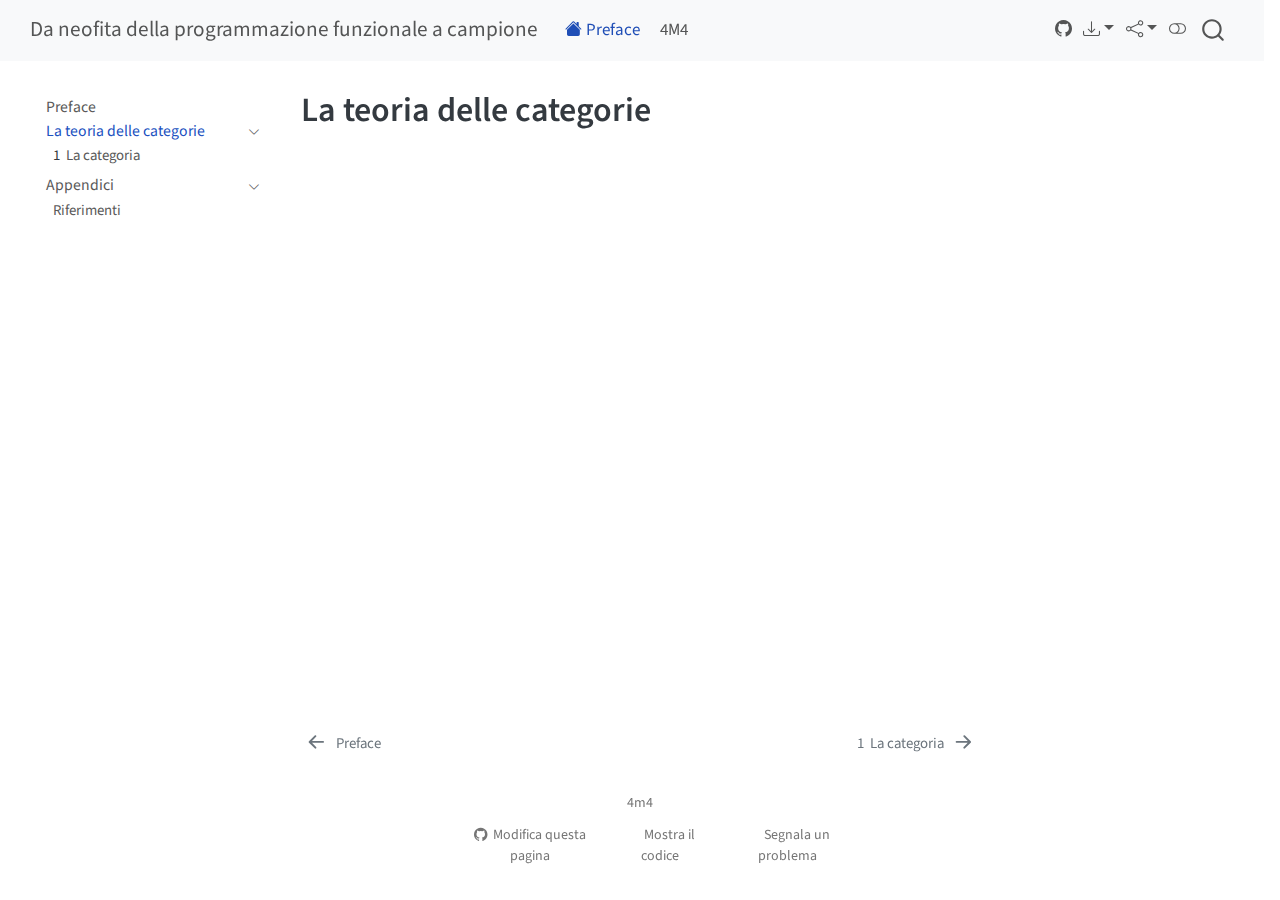
<file: docs/prima-parte-teoria-categorie.html>
<!DOCTYPE html>
<html xmlns="http://www.w3.org/1999/xhtml" lang="it" xml:lang="it"><head>

<meta charset="utf-8">
<meta name="generator" content="quarto-1.5.56">

<meta name="viewport" content="width=device-width, initial-scale=1.0, user-scalable=yes">


<title>La teoria delle categorie – Da neofita della programmazione funzionale a campione</title>
<style>
code{white-space: pre-wrap;}
span.smallcaps{font-variant: small-caps;}
div.columns{display: flex; gap: min(4vw, 1.5em);}
div.column{flex: auto; overflow-x: auto;}
div.hanging-indent{margin-left: 1.5em; text-indent: -1.5em;}
ul.task-list{list-style: none;}
ul.task-list li input[type="checkbox"] {
  width: 0.8em;
  margin: 0 0.8em 0.2em -1em; /* quarto-specific, see https://github.com/quarto-dev/quarto-cli/issues/4556 */ 
  vertical-align: middle;
}
</style>


<script src="site_libs/quarto-nav/quarto-nav.js"></script>
<script src="site_libs/quarto-nav/headroom.min.js"></script>
<script src="site_libs/clipboard/clipboard.min.js"></script>
<script src="site_libs/quarto-search/autocomplete.umd.js"></script>
<script src="site_libs/quarto-search/fuse.min.js"></script>
<script src="site_libs/quarto-search/quarto-search.js"></script>
<meta name="quarto:offset" content="./">
<link href="./prima-parte-categoria.html" rel="next">
<link href="./index.html" rel="prev">
<link href="./red-python-logo.png" rel="icon" type="image/png">
<script src="site_libs/quarto-html/quarto.js"></script>
<script src="site_libs/quarto-html/popper.min.js"></script>
<script src="site_libs/quarto-html/tippy.umd.min.js"></script>
<script src="site_libs/quarto-html/anchor.min.js"></script>
<link href="site_libs/quarto-html/tippy.css" rel="stylesheet">
<link href="site_libs/quarto-html/quarto-syntax-highlighting.css" rel="stylesheet" class="quarto-color-scheme" id="quarto-text-highlighting-styles">
<link href="site_libs/quarto-html/quarto-syntax-highlighting-dark.css" rel="prefetch" class="quarto-color-scheme quarto-color-alternate" id="quarto-text-highlighting-styles">
<script src="site_libs/bootstrap/bootstrap.min.js"></script>
<link href="site_libs/bootstrap/bootstrap-icons.css" rel="stylesheet">
<link href="site_libs/bootstrap/bootstrap.min.css" rel="stylesheet" class="quarto-color-scheme" id="quarto-bootstrap" data-mode="light">
<link href="site_libs/bootstrap/bootstrap-dark.min.css" rel="prefetch" class="quarto-color-scheme quarto-color-alternate" id="quarto-bootstrap" data-mode="light">
<script id="quarto-search-options" type="application/json">{
  "location": "navbar",
  "copy-button": false,
  "collapse-after": 3,
  "panel-placement": "end",
  "type": "overlay",
  "limit": 50,
  "keyboard-shortcut": [
    "f",
    "/",
    "s"
  ],
  "show-item-context": false,
  "language": {
    "search-no-results-text": "Nessun risultato",
    "search-matching-documents-text": "documenti trovati",
    "search-copy-link-title": "Copiare il link nella ricerca",
    "search-hide-matches-text": "Nascondere i risultati aggiuntivi",
    "search-more-match-text": "ci sono altri risultati in questo documento",
    "search-more-matches-text": "ulteriori risultati in questo documento",
    "search-clear-button-title": "Pulire",
    "search-text-placeholder": "",
    "search-detached-cancel-button-title": "Cancellare",
    "search-submit-button-title": "Inviare",
    "search-label": "Ricerca"
  }
}</script>
<script async="" src="https://hypothes.is/embed.js"></script>
<script>
  window.document.addEventListener("DOMContentLoaded", function (_event) {
    document.body.classList.add('hypothesis-enabled');
  });
</script>


</head>

<body class="nav-sidebar floating nav-fixed">

<div id="quarto-search-results"></div>
  <header id="quarto-header" class="headroom fixed-top">
    <nav class="navbar navbar-expand-lg " data-bs-theme="dark">
      <div class="navbar-container container-fluid">
      <div class="navbar-brand-container mx-auto">
    <a class="navbar-brand" href="./index.html">
    <span class="navbar-title">Da neofita della programmazione funzionale a campione</span>
    </a>
  </div>
            <div id="quarto-search" class="" title="Ricerca"></div>
          <button class="navbar-toggler" type="button" data-bs-toggle="collapse" data-bs-target="#navbarCollapse" aria-controls="navbarCollapse" role="menu" aria-expanded="false" aria-label="Attiva/disattiva la navigazione" onclick="if (window.quartoToggleHeadroom) { window.quartoToggleHeadroom(); }">
  <span class="navbar-toggler-icon"></span>
</button>
          <div class="collapse navbar-collapse" id="navbarCollapse">
            <ul class="navbar-nav navbar-nav-scroll me-auto">
  <li class="nav-item">
    <a class="nav-link active" href="./index.html" aria-current="page"> <i class="bi bi-house-fill" role="img">
</i> 
<span class="menu-text">Preface</span></a>
  </li>  
  <li class="nav-item">
    <a class="nav-link" href="https://4m4.it/"> 
<span class="menu-text">4M4</span></a>
  </li>  
</ul>
          </div> <!-- /navcollapse -->
            <div class="quarto-navbar-tools tools-wide">
    <a href="https://github.com/antomon/corso-programmazione-funzionale" title="Eseguire il codice" class="quarto-navigation-tool px-1" aria-label="Eseguire il codice"><i class="bi bi-github"></i></a>
    <div class="dropdown">
      <a href="" title="Download" id="quarto-navigation-tool-dropdown-0" class="quarto-navigation-tool dropdown-toggle px-1" data-bs-toggle="dropdown" aria-expanded="false" role="link" aria-label="Download"><i class="bi bi-download"></i></a>
      <ul class="dropdown-menu" aria-labelledby="quarto-navigation-tool-dropdown-0">
          <li>
            <a class="dropdown-item quarto-navbar-tools-item" href="./Da-neofita-della-programmazione-funzionale-a-campione.pdf">
              <i class="bi bi-file-pdf pe-1"></i>
            Download PDF
            </a>
          </li>
          <li>
            <a class="dropdown-item quarto-navbar-tools-item" href="./Da-neofita-della-programmazione-funzionale-a-campione.epub">
              <i class="bi bi-journal pe-1"></i>
            Download ePub
            </a>
          </li>
      </ul>
    </div>
    <div class="dropdown">
      <a href="" title="Share" id="quarto-navigation-tool-dropdown-1" class="quarto-navigation-tool dropdown-toggle px-1" data-bs-toggle="dropdown" aria-expanded="false" role="link" aria-label="Share"><i class="bi bi-share"></i></a>
      <ul class="dropdown-menu" aria-labelledby="quarto-navigation-tool-dropdown-1">
          <li>
            <a class="dropdown-item quarto-navbar-tools-item" href="https://twitter.com/intent/tweet?url=|url|">
              <i class="bi bi-twitter pe-1"></i>
            Twitter
            </a>
          </li>
          <li>
            <a class="dropdown-item quarto-navbar-tools-item" href="https://www.linkedin.com/sharing/share-offsite/?url=|url|">
              <i class="bi bi-linkedin pe-1"></i>
            LinkedIn
            </a>
          </li>
          <li>
            <a class="dropdown-item quarto-navbar-tools-item" href="https://www.facebook.com/sharer/sharer.php?u=|url|">
              <i class="bi bi-facebook pe-1"></i>
            Facebook
            </a>
          </li>
      </ul>
    </div>
  <a href="" class="quarto-color-scheme-toggle quarto-navigation-tool  px-1" onclick="window.quartoToggleColorScheme(); return false;" title="Attiva/disattiva la modalità oscura"><i class="bi"></i></a>
</div>
      </div> <!-- /container-fluid -->
    </nav>
  <nav class="quarto-secondary-nav">
    <div class="container-fluid d-flex">
      <button type="button" class="quarto-btn-toggle btn" data-bs-toggle="collapse" role="button" data-bs-target=".quarto-sidebar-collapse-item" aria-controls="quarto-sidebar" aria-expanded="false" aria-label="Attiva/disattiva la barra laterale" onclick="if (window.quartoToggleHeadroom) { window.quartoToggleHeadroom(); }">
        <i class="bi bi-layout-text-sidebar-reverse"></i>
      </button>
        <nav class="quarto-page-breadcrumbs" aria-label="breadcrumb"><ol class="breadcrumb"><li class="breadcrumb-item"><a href="./prima-parte-teoria-categorie.html">La teoria delle categorie</a></li></ol></nav>
        <a class="flex-grow-1" role="navigation" data-bs-toggle="collapse" data-bs-target=".quarto-sidebar-collapse-item" aria-controls="quarto-sidebar" aria-expanded="false" aria-label="Attiva/disattiva la barra laterale" onclick="if (window.quartoToggleHeadroom) { window.quartoToggleHeadroom(); }">      
        </a>
    </div>
  </nav>
</header>
<!-- content -->
<div id="quarto-content" class="quarto-container page-columns page-rows-contents page-layout-article page-navbar">
<!-- sidebar -->
  <nav id="quarto-sidebar" class="sidebar collapse collapse-horizontal quarto-sidebar-collapse-item sidebar-navigation floating overflow-auto">
    <div class="sidebar-menu-container"> 
    <ul class="list-unstyled mt-1">
        <li class="sidebar-item">
  <div class="sidebar-item-container"> 
  <a href="./index.html" class="sidebar-item-text sidebar-link">
 <span class="menu-text">Preface</span></a>
  </div>
</li>
        <li class="sidebar-item sidebar-item-section">
      <div class="sidebar-item-container"> 
            <a href="./prima-parte-teoria-categorie.html" class="sidebar-item-text sidebar-link active">
 <span class="menu-text">La teoria delle categorie</span></a>
          <a class="sidebar-item-toggle text-start" data-bs-toggle="collapse" data-bs-target="#quarto-sidebar-section-1" role="navigation" aria-expanded="true" aria-label="Attiva/disattiva sezione">
            <i class="bi bi-chevron-right ms-2"></i>
          </a> 
      </div>
      <ul id="quarto-sidebar-section-1" class="collapse list-unstyled sidebar-section depth1 show">  
          <li class="sidebar-item">
  <div class="sidebar-item-container"> 
  <a href="./prima-parte-categoria.html" class="sidebar-item-text sidebar-link">
 <span class="menu-text"><span class="chapter-number">1</span>&nbsp; <span class="chapter-title">La categoria</span></span></a>
  </div>
</li>
      </ul>
  </li>
        <li class="sidebar-item sidebar-item-section">
      <div class="sidebar-item-container"> 
            <a class="sidebar-item-text sidebar-link text-start" data-bs-toggle="collapse" data-bs-target="#quarto-sidebar-section-2" role="navigation" aria-expanded="true">
 <span class="menu-text">Appendici</span></a>
          <a class="sidebar-item-toggle text-start" data-bs-toggle="collapse" data-bs-target="#quarto-sidebar-section-2" role="navigation" aria-expanded="true" aria-label="Attiva/disattiva sezione">
            <i class="bi bi-chevron-right ms-2"></i>
          </a> 
      </div>
      <ul id="quarto-sidebar-section-2" class="collapse list-unstyled sidebar-section depth1 show">  
          <li class="sidebar-item">
  <div class="sidebar-item-container"> 
  <a href="./appendice-riferimenti.html" class="sidebar-item-text sidebar-link">
 <span class="menu-text">Riferimenti</span></a>
  </div>
</li>
      </ul>
  </li>
    </ul>
    </div>
</nav>
<div id="quarto-sidebar-glass" class="quarto-sidebar-collapse-item" data-bs-toggle="collapse" data-bs-target=".quarto-sidebar-collapse-item"></div>
<!-- margin-sidebar -->
    <div id="quarto-margin-sidebar" class="sidebar margin-sidebar zindex-bottom">
        
    </div>
<!-- main -->
<main class="content" id="quarto-document-content">

<header id="title-block-header" class="quarto-title-block default">
<div class="quarto-title">
<h1 class="title">La teoria delle categorie</h1>
</div>



<div class="quarto-title-meta">

    
  
    
  </div>
  


</header>





</main> <!-- /main -->
<script id="quarto-html-after-body" type="application/javascript">
window.document.addEventListener("DOMContentLoaded", function (event) {
  const toggleBodyColorMode = (bsSheetEl) => {
    const mode = bsSheetEl.getAttribute("data-mode");
    const bodyEl = window.document.querySelector("body");
    if (mode === "dark") {
      bodyEl.classList.add("quarto-dark");
      bodyEl.classList.remove("quarto-light");
    } else {
      bodyEl.classList.add("quarto-light");
      bodyEl.classList.remove("quarto-dark");
    }
  }
  const toggleBodyColorPrimary = () => {
    const bsSheetEl = window.document.querySelector("link#quarto-bootstrap");
    if (bsSheetEl) {
      toggleBodyColorMode(bsSheetEl);
    }
  }
  toggleBodyColorPrimary();  
  const disableStylesheet = (stylesheets) => {
    for (let i=0; i < stylesheets.length; i++) {
      const stylesheet = stylesheets[i];
      stylesheet.rel = 'prefetch';
    }
  }
  const enableStylesheet = (stylesheets) => {
    for (let i=0; i < stylesheets.length; i++) {
      const stylesheet = stylesheets[i];
      stylesheet.rel = 'stylesheet';
    }
  }
  const manageTransitions = (selector, allowTransitions) => {
    const els = window.document.querySelectorAll(selector);
    for (let i=0; i < els.length; i++) {
      const el = els[i];
      if (allowTransitions) {
        el.classList.remove('notransition');
      } else {
        el.classList.add('notransition');
      }
    }
  }
  const toggleGiscusIfUsed = (isAlternate, darkModeDefault) => {
    const baseTheme = document.querySelector('#giscus-base-theme')?.value ?? 'light';
    const alternateTheme = document.querySelector('#giscus-alt-theme')?.value ?? 'dark';
    let newTheme = '';
    if(darkModeDefault) {
      newTheme = isAlternate ? baseTheme : alternateTheme;
    } else {
      newTheme = isAlternate ? alternateTheme : baseTheme;
    }
    const changeGiscusTheme = () => {
      // From: https://github.com/giscus/giscus/issues/336
      const sendMessage = (message) => {
        const iframe = document.querySelector('iframe.giscus-frame');
        if (!iframe) return;
        iframe.contentWindow.postMessage({ giscus: message }, 'https://giscus.app');
      }
      sendMessage({
        setConfig: {
          theme: newTheme
        }
      });
    }
    const isGiscussLoaded = window.document.querySelector('iframe.giscus-frame') !== null;
    if (isGiscussLoaded) {
      changeGiscusTheme();
    }
  }
  const toggleColorMode = (alternate) => {
    // Switch the stylesheets
    const alternateStylesheets = window.document.querySelectorAll('link.quarto-color-scheme.quarto-color-alternate');
    manageTransitions('#quarto-margin-sidebar .nav-link', false);
    if (alternate) {
      enableStylesheet(alternateStylesheets);
      for (const sheetNode of alternateStylesheets) {
        if (sheetNode.id === "quarto-bootstrap") {
          toggleBodyColorMode(sheetNode);
        }
      }
    } else {
      disableStylesheet(alternateStylesheets);
      toggleBodyColorPrimary();
    }
    manageTransitions('#quarto-margin-sidebar .nav-link', true);
    // Switch the toggles
    const toggles = window.document.querySelectorAll('.quarto-color-scheme-toggle');
    for (let i=0; i < toggles.length; i++) {
      const toggle = toggles[i];
      if (toggle) {
        if (alternate) {
          toggle.classList.add("alternate");     
        } else {
          toggle.classList.remove("alternate");
        }
      }
    }
    // Hack to workaround the fact that safari doesn't
    // properly recolor the scrollbar when toggling (#1455)
    if (navigator.userAgent.indexOf('Safari') > 0 && navigator.userAgent.indexOf('Chrome') == -1) {
      manageTransitions("body", false);
      window.scrollTo(0, 1);
      setTimeout(() => {
        window.scrollTo(0, 0);
        manageTransitions("body", true);
      }, 40);  
    }
  }
  const isFileUrl = () => { 
    return window.location.protocol === 'file:';
  }
  const hasAlternateSentinel = () => {  
    let styleSentinel = getColorSchemeSentinel();
    if (styleSentinel !== null) {
      return styleSentinel === "alternate";
    } else {
      return false;
    }
  }
  const setStyleSentinel = (alternate) => {
    const value = alternate ? "alternate" : "default";
    if (!isFileUrl()) {
      window.localStorage.setItem("quarto-color-scheme", value);
    } else {
      localAlternateSentinel = value;
    }
  }
  const getColorSchemeSentinel = () => {
    if (!isFileUrl()) {
      const storageValue = window.localStorage.getItem("quarto-color-scheme");
      return storageValue != null ? storageValue : localAlternateSentinel;
    } else {
      return localAlternateSentinel;
    }
  }
  const darkModeDefault = false;
  let localAlternateSentinel = darkModeDefault ? 'alternate' : 'default';
  // Dark / light mode switch
  window.quartoToggleColorScheme = () => {
    // Read the current dark / light value 
    let toAlternate = !hasAlternateSentinel();
    toggleColorMode(toAlternate);
    setStyleSentinel(toAlternate);
    toggleGiscusIfUsed(toAlternate, darkModeDefault);
  };
  // Ensure there is a toggle, if there isn't float one in the top right
  if (window.document.querySelector('.quarto-color-scheme-toggle') === null) {
    const a = window.document.createElement('a');
    a.classList.add('top-right');
    a.classList.add('quarto-color-scheme-toggle');
    a.href = "";
    a.onclick = function() { try { window.quartoToggleColorScheme(); } catch {} return false; };
    const i = window.document.createElement("i");
    i.classList.add('bi');
    a.appendChild(i);
    window.document.body.appendChild(a);
  }
  // Switch to dark mode if need be
  if (hasAlternateSentinel()) {
    toggleColorMode(true);
  } else {
    toggleColorMode(false);
  }
  const icon = "";
  const anchorJS = new window.AnchorJS();
  anchorJS.options = {
    placement: 'right',
    icon: icon
  };
  anchorJS.add('.anchored');
  const isCodeAnnotation = (el) => {
    for (const clz of el.classList) {
      if (clz.startsWith('code-annotation-')) {                     
        return true;
      }
    }
    return false;
  }
  const onCopySuccess = function(e) {
    // button target
    const button = e.trigger;
    // don't keep focus
    button.blur();
    // flash "checked"
    button.classList.add('code-copy-button-checked');
    var currentTitle = button.getAttribute("title");
    button.setAttribute("title", "Copiato!");
    let tooltip;
    if (window.bootstrap) {
      button.setAttribute("data-bs-toggle", "tooltip");
      button.setAttribute("data-bs-placement", "left");
      button.setAttribute("data-bs-title", "Copiato!");
      tooltip = new bootstrap.Tooltip(button, 
        { trigger: "manual", 
          customClass: "code-copy-button-tooltip",
          offset: [0, -8]});
      tooltip.show();    
    }
    setTimeout(function() {
      if (tooltip) {
        tooltip.hide();
        button.removeAttribute("data-bs-title");
        button.removeAttribute("data-bs-toggle");
        button.removeAttribute("data-bs-placement");
      }
      button.setAttribute("title", currentTitle);
      button.classList.remove('code-copy-button-checked');
    }, 1000);
    // clear code selection
    e.clearSelection();
  }
  const getTextToCopy = function(trigger) {
      const codeEl = trigger.previousElementSibling.cloneNode(true);
      for (const childEl of codeEl.children) {
        if (isCodeAnnotation(childEl)) {
          childEl.remove();
        }
      }
      return codeEl.innerText;
  }
  const clipboard = new window.ClipboardJS('.code-copy-button:not([data-in-quarto-modal])', {
    text: getTextToCopy
  });
  clipboard.on('success', onCopySuccess);
  if (window.document.getElementById('quarto-embedded-source-code-modal')) {
    // For code content inside modals, clipBoardJS needs to be initialized with a container option
    // TODO: Check when it could be a function (https://github.com/zenorocha/clipboard.js/issues/860)
    const clipboardModal = new window.ClipboardJS('.code-copy-button[data-in-quarto-modal]', {
      text: getTextToCopy,
      container: window.document.getElementById('quarto-embedded-source-code-modal')
    });
    clipboardModal.on('success', onCopySuccess);
  }
    var localhostRegex = new RegExp(/^(?:http|https):\/\/localhost\:?[0-9]*\//);
    var mailtoRegex = new RegExp(/^mailto:/);
      var filterRegex = new RegExp('/' + window.location.host + '/');
    var isInternal = (href) => {
        return filterRegex.test(href) || localhostRegex.test(href) || mailtoRegex.test(href);
    }
    // Inspect non-navigation links and adorn them if external
 	var links = window.document.querySelectorAll('a[href]:not(.nav-link):not(.navbar-brand):not(.toc-action):not(.sidebar-link):not(.sidebar-item-toggle):not(.pagination-link):not(.no-external):not([aria-hidden]):not(.dropdown-item):not(.quarto-navigation-tool):not(.about-link)');
    for (var i=0; i<links.length; i++) {
      const link = links[i];
      if (!isInternal(link.href)) {
        // undo the damage that might have been done by quarto-nav.js in the case of
        // links that we want to consider external
        if (link.dataset.originalHref !== undefined) {
          link.href = link.dataset.originalHref;
        }
      }
    }
  function tippyHover(el, contentFn, onTriggerFn, onUntriggerFn) {
    const config = {
      allowHTML: true,
      maxWidth: 500,
      delay: 100,
      arrow: false,
      appendTo: function(el) {
          return el.parentElement;
      },
      interactive: true,
      interactiveBorder: 10,
      theme: 'quarto',
      placement: 'bottom-start',
    };
    if (contentFn) {
      config.content = contentFn;
    }
    if (onTriggerFn) {
      config.onTrigger = onTriggerFn;
    }
    if (onUntriggerFn) {
      config.onUntrigger = onUntriggerFn;
    }
    window.tippy(el, config); 
  }
  const noterefs = window.document.querySelectorAll('a[role="doc-noteref"]');
  for (var i=0; i<noterefs.length; i++) {
    const ref = noterefs[i];
    tippyHover(ref, function() {
      // use id or data attribute instead here
      let href = ref.getAttribute('data-footnote-href') || ref.getAttribute('href');
      try { href = new URL(href).hash; } catch {}
      const id = href.replace(/^#\/?/, "");
      const note = window.document.getElementById(id);
      if (note) {
        return note.innerHTML;
      } else {
        return "";
      }
    });
  }
  const xrefs = window.document.querySelectorAll('a.quarto-xref');
  const processXRef = (id, note) => {
    // Strip column container classes
    const stripColumnClz = (el) => {
      el.classList.remove("page-full", "page-columns");
      if (el.children) {
        for (const child of el.children) {
          stripColumnClz(child);
        }
      }
    }
    stripColumnClz(note)
    if (id === null || id.startsWith('sec-')) {
      // Special case sections, only their first couple elements
      const container = document.createElement("div");
      if (note.children && note.children.length > 2) {
        container.appendChild(note.children[0].cloneNode(true));
        for (let i = 1; i < note.children.length; i++) {
          const child = note.children[i];
          if (child.tagName === "P" && child.innerText === "") {
            continue;
          } else {
            container.appendChild(child.cloneNode(true));
            break;
          }
        }
        if (window.Quarto?.typesetMath) {
          window.Quarto.typesetMath(container);
        }
        return container.innerHTML
      } else {
        if (window.Quarto?.typesetMath) {
          window.Quarto.typesetMath(note);
        }
        return note.innerHTML;
      }
    } else {
      // Remove any anchor links if they are present
      const anchorLink = note.querySelector('a.anchorjs-link');
      if (anchorLink) {
        anchorLink.remove();
      }
      if (window.Quarto?.typesetMath) {
        window.Quarto.typesetMath(note);
      }
      // TODO in 1.5, we should make sure this works without a callout special case
      if (note.classList.contains("callout")) {
        return note.outerHTML;
      } else {
        return note.innerHTML;
      }
    }
  }
  for (var i=0; i<xrefs.length; i++) {
    const xref = xrefs[i];
    tippyHover(xref, undefined, function(instance) {
      instance.disable();
      let url = xref.getAttribute('href');
      let hash = undefined; 
      if (url.startsWith('#')) {
        hash = url;
      } else {
        try { hash = new URL(url).hash; } catch {}
      }
      if (hash) {
        const id = hash.replace(/^#\/?/, "");
        const note = window.document.getElementById(id);
        if (note !== null) {
          try {
            const html = processXRef(id, note.cloneNode(true));
            instance.setContent(html);
          } finally {
            instance.enable();
            instance.show();
          }
        } else {
          // See if we can fetch this
          fetch(url.split('#')[0])
          .then(res => res.text())
          .then(html => {
            const parser = new DOMParser();
            const htmlDoc = parser.parseFromString(html, "text/html");
            const note = htmlDoc.getElementById(id);
            if (note !== null) {
              const html = processXRef(id, note);
              instance.setContent(html);
            } 
          }).finally(() => {
            instance.enable();
            instance.show();
          });
        }
      } else {
        // See if we can fetch a full url (with no hash to target)
        // This is a special case and we should probably do some content thinning / targeting
        fetch(url)
        .then(res => res.text())
        .then(html => {
          const parser = new DOMParser();
          const htmlDoc = parser.parseFromString(html, "text/html");
          const note = htmlDoc.querySelector('main.content');
          if (note !== null) {
            // This should only happen for chapter cross references
            // (since there is no id in the URL)
            // remove the first header
            if (note.children.length > 0 && note.children[0].tagName === "HEADER") {
              note.children[0].remove();
            }
            const html = processXRef(null, note);
            instance.setContent(html);
          } 
        }).finally(() => {
          instance.enable();
          instance.show();
        });
      }
    }, function(instance) {
    });
  }
      let selectedAnnoteEl;
      const selectorForAnnotation = ( cell, annotation) => {
        let cellAttr = 'data-code-cell="' + cell + '"';
        let lineAttr = 'data-code-annotation="' +  annotation + '"';
        const selector = 'span[' + cellAttr + '][' + lineAttr + ']';
        return selector;
      }
      const selectCodeLines = (annoteEl) => {
        const doc = window.document;
        const targetCell = annoteEl.getAttribute("data-target-cell");
        const targetAnnotation = annoteEl.getAttribute("data-target-annotation");
        const annoteSpan = window.document.querySelector(selectorForAnnotation(targetCell, targetAnnotation));
        const lines = annoteSpan.getAttribute("data-code-lines").split(",");
        const lineIds = lines.map((line) => {
          return targetCell + "-" + line;
        })
        let top = null;
        let height = null;
        let parent = null;
        if (lineIds.length > 0) {
            //compute the position of the single el (top and bottom and make a div)
            const el = window.document.getElementById(lineIds[0]);
            top = el.offsetTop;
            height = el.offsetHeight;
            parent = el.parentElement.parentElement;
          if (lineIds.length > 1) {
            const lastEl = window.document.getElementById(lineIds[lineIds.length - 1]);
            const bottom = lastEl.offsetTop + lastEl.offsetHeight;
            height = bottom - top;
          }
          if (top !== null && height !== null && parent !== null) {
            // cook up a div (if necessary) and position it 
            let div = window.document.getElementById("code-annotation-line-highlight");
            if (div === null) {
              div = window.document.createElement("div");
              div.setAttribute("id", "code-annotation-line-highlight");
              div.style.position = 'absolute';
              parent.appendChild(div);
            }
            div.style.top = top - 2 + "px";
            div.style.height = height + 4 + "px";
            div.style.left = 0;
            let gutterDiv = window.document.getElementById("code-annotation-line-highlight-gutter");
            if (gutterDiv === null) {
              gutterDiv = window.document.createElement("div");
              gutterDiv.setAttribute("id", "code-annotation-line-highlight-gutter");
              gutterDiv.style.position = 'absolute';
              const codeCell = window.document.getElementById(targetCell);
              const gutter = codeCell.querySelector('.code-annotation-gutter');
              gutter.appendChild(gutterDiv);
            }
            gutterDiv.style.top = top - 2 + "px";
            gutterDiv.style.height = height + 4 + "px";
          }
          selectedAnnoteEl = annoteEl;
        }
      };
      const unselectCodeLines = () => {
        const elementsIds = ["code-annotation-line-highlight", "code-annotation-line-highlight-gutter"];
        elementsIds.forEach((elId) => {
          const div = window.document.getElementById(elId);
          if (div) {
            div.remove();
          }
        });
        selectedAnnoteEl = undefined;
      };
        // Handle positioning of the toggle
    window.addEventListener(
      "resize",
      throttle(() => {
        elRect = undefined;
        if (selectedAnnoteEl) {
          selectCodeLines(selectedAnnoteEl);
        }
      }, 10)
    );
    function throttle(fn, ms) {
    let throttle = false;
    let timer;
      return (...args) => {
        if(!throttle) { // first call gets through
            fn.apply(this, args);
            throttle = true;
        } else { // all the others get throttled
            if(timer) clearTimeout(timer); // cancel #2
            timer = setTimeout(() => {
              fn.apply(this, args);
              timer = throttle = false;
            }, ms);
        }
      };
    }
      // Attach click handler to the DT
      const annoteDls = window.document.querySelectorAll('dt[data-target-cell]');
      for (const annoteDlNode of annoteDls) {
        annoteDlNode.addEventListener('click', (event) => {
          const clickedEl = event.target;
          if (clickedEl !== selectedAnnoteEl) {
            unselectCodeLines();
            const activeEl = window.document.querySelector('dt[data-target-cell].code-annotation-active');
            if (activeEl) {
              activeEl.classList.remove('code-annotation-active');
            }
            selectCodeLines(clickedEl);
            clickedEl.classList.add('code-annotation-active');
          } else {
            // Unselect the line
            unselectCodeLines();
            clickedEl.classList.remove('code-annotation-active');
          }
        });
      }
  const findCites = (el) => {
    const parentEl = el.parentElement;
    if (parentEl) {
      const cites = parentEl.dataset.cites;
      if (cites) {
        return {
          el,
          cites: cites.split(' ')
        };
      } else {
        return findCites(el.parentElement)
      }
    } else {
      return undefined;
    }
  };
  var bibliorefs = window.document.querySelectorAll('a[role="doc-biblioref"]');
  for (var i=0; i<bibliorefs.length; i++) {
    const ref = bibliorefs[i];
    const citeInfo = findCites(ref);
    if (citeInfo) {
      tippyHover(citeInfo.el, function() {
        var popup = window.document.createElement('div');
        citeInfo.cites.forEach(function(cite) {
          var citeDiv = window.document.createElement('div');
          citeDiv.classList.add('hanging-indent');
          citeDiv.classList.add('csl-entry');
          var biblioDiv = window.document.getElementById('ref-' + cite);
          if (biblioDiv) {
            citeDiv.innerHTML = biblioDiv.innerHTML;
          }
          popup.appendChild(citeDiv);
        });
        return popup.innerHTML;
      });
    }
  }
});
</script>
<nav class="page-navigation">
  <div class="nav-page nav-page-previous">
      <a href="./index.html" class="pagination-link" aria-label="Preface">
        <i class="bi bi-arrow-left-short"></i> <span class="nav-page-text">Preface</span>
      </a>          
  </div>
  <div class="nav-page nav-page-next">
      <a href="./prima-parte-categoria.html" class="pagination-link" aria-label="La categoria">
        <span class="nav-page-text"><span class="chapter-number">1</span>&nbsp; <span class="chapter-title">La categoria</span></span> <i class="bi bi-arrow-right-short"></i>
      </a>
  </div>
</nav>
</div> <!-- /content -->
<footer class="footer">
  <div class="nav-footer">
    <div class="nav-footer-left">
      &nbsp;
    </div>   
    <div class="nav-footer-center">
      <ul class="footer-items list-unstyled">
    <li class="nav-item">
    <a class="nav-link" href="https://4m4.it">
<p>4m4</p>
</a>
  </li>  
</ul>
    <div class="toc-actions"><ul><li><a href="https://github.com/antomon/corso-programmazione-funzionale/edit/main/prima-parte-teoria-categorie.qmd" class="toc-action"><i class="bi bi-github"></i>Modifica questa pagina</a></li><li><a href="https://github.com/antomon/corso-programmazione-funzionale/blob/main/prima-parte-teoria-categorie.qmd" class="toc-action"><i class="bi empty"></i>Mostra il codice</a></li><li><a href="https://github.com/antomon/corso-programmazione-funzionale/issues/new/choose" class="toc-action"><i class="bi empty"></i>Segnala un problema</a></li></ul></div></div>
    <div class="nav-footer-right">
      &nbsp;
    </div>
  </div>
</footer>




</body></html>
</file>
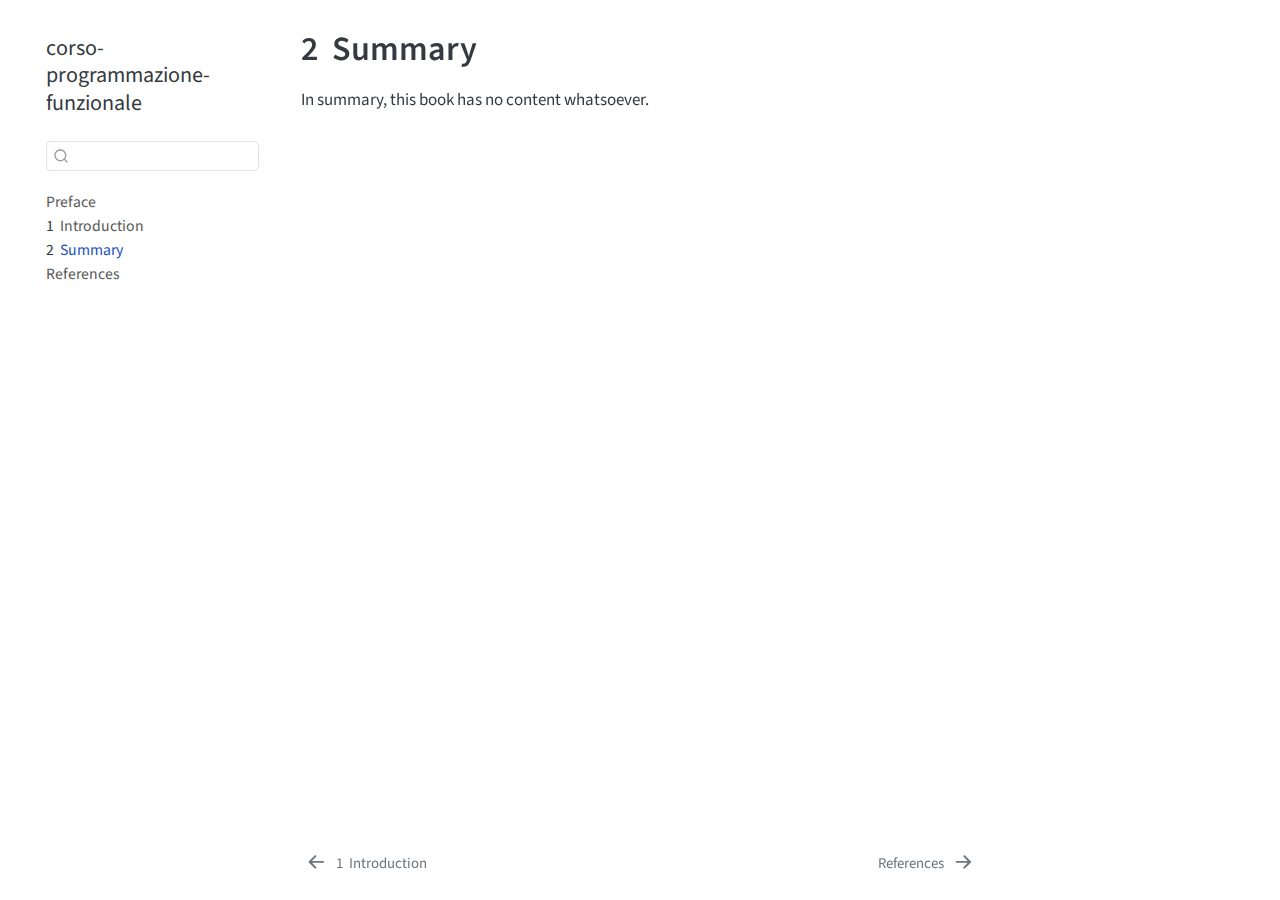
<file: docs/summary.html>
<!DOCTYPE html>
<html xmlns="http://www.w3.org/1999/xhtml" lang="en" xml:lang="en"><head>

<meta charset="utf-8">
<meta name="generator" content="quarto-1.5.56">

<meta name="viewport" content="width=device-width, initial-scale=1.0, user-scalable=yes">


<title>2&nbsp; Summary – corso-programmazione-funzionale</title>
<style>
code{white-space: pre-wrap;}
span.smallcaps{font-variant: small-caps;}
div.columns{display: flex; gap: min(4vw, 1.5em);}
div.column{flex: auto; overflow-x: auto;}
div.hanging-indent{margin-left: 1.5em; text-indent: -1.5em;}
ul.task-list{list-style: none;}
ul.task-list li input[type="checkbox"] {
  width: 0.8em;
  margin: 0 0.8em 0.2em -1em; /* quarto-specific, see https://github.com/quarto-dev/quarto-cli/issues/4556 */ 
  vertical-align: middle;
}
</style>


<script src="site_libs/quarto-nav/quarto-nav.js"></script>
<script src="site_libs/quarto-nav/headroom.min.js"></script>
<script src="site_libs/clipboard/clipboard.min.js"></script>
<script src="site_libs/quarto-search/autocomplete.umd.js"></script>
<script src="site_libs/quarto-search/fuse.min.js"></script>
<script src="site_libs/quarto-search/quarto-search.js"></script>
<meta name="quarto:offset" content="./">
<link href="./references.html" rel="next">
<link href="./intro.html" rel="prev">
<script src="site_libs/quarto-html/quarto.js"></script>
<script src="site_libs/quarto-html/popper.min.js"></script>
<script src="site_libs/quarto-html/tippy.umd.min.js"></script>
<script src="site_libs/quarto-html/anchor.min.js"></script>
<link href="site_libs/quarto-html/tippy.css" rel="stylesheet">
<link href="site_libs/quarto-html/quarto-syntax-highlighting.css" rel="stylesheet" id="quarto-text-highlighting-styles">
<script src="site_libs/bootstrap/bootstrap.min.js"></script>
<link href="site_libs/bootstrap/bootstrap-icons.css" rel="stylesheet">
<link href="site_libs/bootstrap/bootstrap.min.css" rel="stylesheet" id="quarto-bootstrap" data-mode="light">
<script id="quarto-search-options" type="application/json">{
  "location": "sidebar",
  "copy-button": false,
  "collapse-after": 3,
  "panel-placement": "start",
  "type": "textbox",
  "limit": 50,
  "keyboard-shortcut": [
    "f",
    "/",
    "s"
  ],
  "show-item-context": false,
  "language": {
    "search-no-results-text": "No results",
    "search-matching-documents-text": "matching documents",
    "search-copy-link-title": "Copy link to search",
    "search-hide-matches-text": "Hide additional matches",
    "search-more-match-text": "more match in this document",
    "search-more-matches-text": "more matches in this document",
    "search-clear-button-title": "Clear",
    "search-text-placeholder": "",
    "search-detached-cancel-button-title": "Cancel",
    "search-submit-button-title": "Submit",
    "search-label": "Search"
  }
}</script>


</head>

<body class="nav-sidebar floating">

<div id="quarto-search-results"></div>
  <header id="quarto-header" class="headroom fixed-top">
  <nav class="quarto-secondary-nav">
    <div class="container-fluid d-flex">
      <button type="button" class="quarto-btn-toggle btn" data-bs-toggle="collapse" role="button" data-bs-target=".quarto-sidebar-collapse-item" aria-controls="quarto-sidebar" aria-expanded="false" aria-label="Toggle sidebar navigation" onclick="if (window.quartoToggleHeadroom) { window.quartoToggleHeadroom(); }">
        <i class="bi bi-layout-text-sidebar-reverse"></i>
      </button>
        <nav class="quarto-page-breadcrumbs" aria-label="breadcrumb"><ol class="breadcrumb"><li class="breadcrumb-item"><a href="./summary.html"><span class="chapter-number">2</span>&nbsp; <span class="chapter-title">Summary</span></a></li></ol></nav>
        <a class="flex-grow-1" role="navigation" data-bs-toggle="collapse" data-bs-target=".quarto-sidebar-collapse-item" aria-controls="quarto-sidebar" aria-expanded="false" aria-label="Toggle sidebar navigation" onclick="if (window.quartoToggleHeadroom) { window.quartoToggleHeadroom(); }">      
        </a>
      <button type="button" class="btn quarto-search-button" aria-label="Search" onclick="window.quartoOpenSearch();">
        <i class="bi bi-search"></i>
      </button>
    </div>
  </nav>
</header>
<!-- content -->
<div id="quarto-content" class="quarto-container page-columns page-rows-contents page-layout-article">
<!-- sidebar -->
  <nav id="quarto-sidebar" class="sidebar collapse collapse-horizontal quarto-sidebar-collapse-item sidebar-navigation floating overflow-auto">
    <div class="pt-lg-2 mt-2 text-left sidebar-header">
    <div class="sidebar-title mb-0 py-0">
      <a href="./">corso-programmazione-funzionale</a> 
    </div>
      </div>
        <div class="mt-2 flex-shrink-0 align-items-center">
        <div class="sidebar-search">
        <div id="quarto-search" class="" title="Search"></div>
        </div>
        </div>
    <div class="sidebar-menu-container"> 
    <ul class="list-unstyled mt-1">
        <li class="sidebar-item">
  <div class="sidebar-item-container"> 
  <a href="./index.html" class="sidebar-item-text sidebar-link">
 <span class="menu-text">Preface</span></a>
  </div>
</li>
        <li class="sidebar-item">
  <div class="sidebar-item-container"> 
  <a href="./intro.html" class="sidebar-item-text sidebar-link">
 <span class="menu-text"><span class="chapter-number">1</span>&nbsp; <span class="chapter-title">Introduction</span></span></a>
  </div>
</li>
        <li class="sidebar-item">
  <div class="sidebar-item-container"> 
  <a href="./summary.html" class="sidebar-item-text sidebar-link active">
 <span class="menu-text"><span class="chapter-number">2</span>&nbsp; <span class="chapter-title">Summary</span></span></a>
  </div>
</li>
        <li class="sidebar-item">
  <div class="sidebar-item-container"> 
  <a href="./references.html" class="sidebar-item-text sidebar-link">
 <span class="menu-text">References</span></a>
  </div>
</li>
    </ul>
    </div>
</nav>
<div id="quarto-sidebar-glass" class="quarto-sidebar-collapse-item" data-bs-toggle="collapse" data-bs-target=".quarto-sidebar-collapse-item"></div>
<!-- margin-sidebar -->
    <div id="quarto-margin-sidebar" class="sidebar margin-sidebar zindex-bottom">
        
    </div>
<!-- main -->
<main class="content" id="quarto-document-content">

<header id="title-block-header" class="quarto-title-block default">
<div class="quarto-title">
<h1 class="title"><span class="chapter-number">2</span>&nbsp; <span class="chapter-title">Summary</span></h1>
</div>



<div class="quarto-title-meta">

    
  
    
  </div>
  


</header>


<p>In summary, this book has no content whatsoever.</p>



</main> <!-- /main -->
<script id="quarto-html-after-body" type="application/javascript">
window.document.addEventListener("DOMContentLoaded", function (event) {
  const toggleBodyColorMode = (bsSheetEl) => {
    const mode = bsSheetEl.getAttribute("data-mode");
    const bodyEl = window.document.querySelector("body");
    if (mode === "dark") {
      bodyEl.classList.add("quarto-dark");
      bodyEl.classList.remove("quarto-light");
    } else {
      bodyEl.classList.add("quarto-light");
      bodyEl.classList.remove("quarto-dark");
    }
  }
  const toggleBodyColorPrimary = () => {
    const bsSheetEl = window.document.querySelector("link#quarto-bootstrap");
    if (bsSheetEl) {
      toggleBodyColorMode(bsSheetEl);
    }
  }
  toggleBodyColorPrimary();  
  const icon = "";
  const anchorJS = new window.AnchorJS();
  anchorJS.options = {
    placement: 'right',
    icon: icon
  };
  anchorJS.add('.anchored');
  const isCodeAnnotation = (el) => {
    for (const clz of el.classList) {
      if (clz.startsWith('code-annotation-')) {                     
        return true;
      }
    }
    return false;
  }
  const onCopySuccess = function(e) {
    // button target
    const button = e.trigger;
    // don't keep focus
    button.blur();
    // flash "checked"
    button.classList.add('code-copy-button-checked');
    var currentTitle = button.getAttribute("title");
    button.setAttribute("title", "Copied!");
    let tooltip;
    if (window.bootstrap) {
      button.setAttribute("data-bs-toggle", "tooltip");
      button.setAttribute("data-bs-placement", "left");
      button.setAttribute("data-bs-title", "Copied!");
      tooltip = new bootstrap.Tooltip(button, 
        { trigger: "manual", 
          customClass: "code-copy-button-tooltip",
          offset: [0, -8]});
      tooltip.show();    
    }
    setTimeout(function() {
      if (tooltip) {
        tooltip.hide();
        button.removeAttribute("data-bs-title");
        button.removeAttribute("data-bs-toggle");
        button.removeAttribute("data-bs-placement");
      }
      button.setAttribute("title", currentTitle);
      button.classList.remove('code-copy-button-checked');
    }, 1000);
    // clear code selection
    e.clearSelection();
  }
  const getTextToCopy = function(trigger) {
      const codeEl = trigger.previousElementSibling.cloneNode(true);
      for (const childEl of codeEl.children) {
        if (isCodeAnnotation(childEl)) {
          childEl.remove();
        }
      }
      return codeEl.innerText;
  }
  const clipboard = new window.ClipboardJS('.code-copy-button:not([data-in-quarto-modal])', {
    text: getTextToCopy
  });
  clipboard.on('success', onCopySuccess);
  if (window.document.getElementById('quarto-embedded-source-code-modal')) {
    // For code content inside modals, clipBoardJS needs to be initialized with a container option
    // TODO: Check when it could be a function (https://github.com/zenorocha/clipboard.js/issues/860)
    const clipboardModal = new window.ClipboardJS('.code-copy-button[data-in-quarto-modal]', {
      text: getTextToCopy,
      container: window.document.getElementById('quarto-embedded-source-code-modal')
    });
    clipboardModal.on('success', onCopySuccess);
  }
    var localhostRegex = new RegExp(/^(?:http|https):\/\/localhost\:?[0-9]*\//);
    var mailtoRegex = new RegExp(/^mailto:/);
      var filterRegex = new RegExp('/' + window.location.host + '/');
    var isInternal = (href) => {
        return filterRegex.test(href) || localhostRegex.test(href) || mailtoRegex.test(href);
    }
    // Inspect non-navigation links and adorn them if external
 	var links = window.document.querySelectorAll('a[href]:not(.nav-link):not(.navbar-brand):not(.toc-action):not(.sidebar-link):not(.sidebar-item-toggle):not(.pagination-link):not(.no-external):not([aria-hidden]):not(.dropdown-item):not(.quarto-navigation-tool):not(.about-link)');
    for (var i=0; i<links.length; i++) {
      const link = links[i];
      if (!isInternal(link.href)) {
        // undo the damage that might have been done by quarto-nav.js in the case of
        // links that we want to consider external
        if (link.dataset.originalHref !== undefined) {
          link.href = link.dataset.originalHref;
        }
      }
    }
  function tippyHover(el, contentFn, onTriggerFn, onUntriggerFn) {
    const config = {
      allowHTML: true,
      maxWidth: 500,
      delay: 100,
      arrow: false,
      appendTo: function(el) {
          return el.parentElement;
      },
      interactive: true,
      interactiveBorder: 10,
      theme: 'quarto',
      placement: 'bottom-start',
    };
    if (contentFn) {
      config.content = contentFn;
    }
    if (onTriggerFn) {
      config.onTrigger = onTriggerFn;
    }
    if (onUntriggerFn) {
      config.onUntrigger = onUntriggerFn;
    }
    window.tippy(el, config); 
  }
  const noterefs = window.document.querySelectorAll('a[role="doc-noteref"]');
  for (var i=0; i<noterefs.length; i++) {
    const ref = noterefs[i];
    tippyHover(ref, function() {
      // use id or data attribute instead here
      let href = ref.getAttribute('data-footnote-href') || ref.getAttribute('href');
      try { href = new URL(href).hash; } catch {}
      const id = href.replace(/^#\/?/, "");
      const note = window.document.getElementById(id);
      if (note) {
        return note.innerHTML;
      } else {
        return "";
      }
    });
  }
  const xrefs = window.document.querySelectorAll('a.quarto-xref');
  const processXRef = (id, note) => {
    // Strip column container classes
    const stripColumnClz = (el) => {
      el.classList.remove("page-full", "page-columns");
      if (el.children) {
        for (const child of el.children) {
          stripColumnClz(child);
        }
      }
    }
    stripColumnClz(note)
    if (id === null || id.startsWith('sec-')) {
      // Special case sections, only their first couple elements
      const container = document.createElement("div");
      if (note.children && note.children.length > 2) {
        container.appendChild(note.children[0].cloneNode(true));
        for (let i = 1; i < note.children.length; i++) {
          const child = note.children[i];
          if (child.tagName === "P" && child.innerText === "") {
            continue;
          } else {
            container.appendChild(child.cloneNode(true));
            break;
          }
        }
        if (window.Quarto?.typesetMath) {
          window.Quarto.typesetMath(container);
        }
        return container.innerHTML
      } else {
        if (window.Quarto?.typesetMath) {
          window.Quarto.typesetMath(note);
        }
        return note.innerHTML;
      }
    } else {
      // Remove any anchor links if they are present
      const anchorLink = note.querySelector('a.anchorjs-link');
      if (anchorLink) {
        anchorLink.remove();
      }
      if (window.Quarto?.typesetMath) {
        window.Quarto.typesetMath(note);
      }
      // TODO in 1.5, we should make sure this works without a callout special case
      if (note.classList.contains("callout")) {
        return note.outerHTML;
      } else {
        return note.innerHTML;
      }
    }
  }
  for (var i=0; i<xrefs.length; i++) {
    const xref = xrefs[i];
    tippyHover(xref, undefined, function(instance) {
      instance.disable();
      let url = xref.getAttribute('href');
      let hash = undefined; 
      if (url.startsWith('#')) {
        hash = url;
      } else {
        try { hash = new URL(url).hash; } catch {}
      }
      if (hash) {
        const id = hash.replace(/^#\/?/, "");
        const note = window.document.getElementById(id);
        if (note !== null) {
          try {
            const html = processXRef(id, note.cloneNode(true));
            instance.setContent(html);
          } finally {
            instance.enable();
            instance.show();
          }
        } else {
          // See if we can fetch this
          fetch(url.split('#')[0])
          .then(res => res.text())
          .then(html => {
            const parser = new DOMParser();
            const htmlDoc = parser.parseFromString(html, "text/html");
            const note = htmlDoc.getElementById(id);
            if (note !== null) {
              const html = processXRef(id, note);
              instance.setContent(html);
            } 
          }).finally(() => {
            instance.enable();
            instance.show();
          });
        }
      } else {
        // See if we can fetch a full url (with no hash to target)
        // This is a special case and we should probably do some content thinning / targeting
        fetch(url)
        .then(res => res.text())
        .then(html => {
          const parser = new DOMParser();
          const htmlDoc = parser.parseFromString(html, "text/html");
          const note = htmlDoc.querySelector('main.content');
          if (note !== null) {
            // This should only happen for chapter cross references
            // (since there is no id in the URL)
            // remove the first header
            if (note.children.length > 0 && note.children[0].tagName === "HEADER") {
              note.children[0].remove();
            }
            const html = processXRef(null, note);
            instance.setContent(html);
          } 
        }).finally(() => {
          instance.enable();
          instance.show();
        });
      }
    }, function(instance) {
    });
  }
      let selectedAnnoteEl;
      const selectorForAnnotation = ( cell, annotation) => {
        let cellAttr = 'data-code-cell="' + cell + '"';
        let lineAttr = 'data-code-annotation="' +  annotation + '"';
        const selector = 'span[' + cellAttr + '][' + lineAttr + ']';
        return selector;
      }
      const selectCodeLines = (annoteEl) => {
        const doc = window.document;
        const targetCell = annoteEl.getAttribute("data-target-cell");
        const targetAnnotation = annoteEl.getAttribute("data-target-annotation");
        const annoteSpan = window.document.querySelector(selectorForAnnotation(targetCell, targetAnnotation));
        const lines = annoteSpan.getAttribute("data-code-lines").split(",");
        const lineIds = lines.map((line) => {
          return targetCell + "-" + line;
        })
        let top = null;
        let height = null;
        let parent = null;
        if (lineIds.length > 0) {
            //compute the position of the single el (top and bottom and make a div)
            const el = window.document.getElementById(lineIds[0]);
            top = el.offsetTop;
            height = el.offsetHeight;
            parent = el.parentElement.parentElement;
          if (lineIds.length > 1) {
            const lastEl = window.document.getElementById(lineIds[lineIds.length - 1]);
            const bottom = lastEl.offsetTop + lastEl.offsetHeight;
            height = bottom - top;
          }
          if (top !== null && height !== null && parent !== null) {
            // cook up a div (if necessary) and position it 
            let div = window.document.getElementById("code-annotation-line-highlight");
            if (div === null) {
              div = window.document.createElement("div");
              div.setAttribute("id", "code-annotation-line-highlight");
              div.style.position = 'absolute';
              parent.appendChild(div);
            }
            div.style.top = top - 2 + "px";
            div.style.height = height + 4 + "px";
            div.style.left = 0;
            let gutterDiv = window.document.getElementById("code-annotation-line-highlight-gutter");
            if (gutterDiv === null) {
              gutterDiv = window.document.createElement("div");
              gutterDiv.setAttribute("id", "code-annotation-line-highlight-gutter");
              gutterDiv.style.position = 'absolute';
              const codeCell = window.document.getElementById(targetCell);
              const gutter = codeCell.querySelector('.code-annotation-gutter');
              gutter.appendChild(gutterDiv);
            }
            gutterDiv.style.top = top - 2 + "px";
            gutterDiv.style.height = height + 4 + "px";
          }
          selectedAnnoteEl = annoteEl;
        }
      };
      const unselectCodeLines = () => {
        const elementsIds = ["code-annotation-line-highlight", "code-annotation-line-highlight-gutter"];
        elementsIds.forEach((elId) => {
          const div = window.document.getElementById(elId);
          if (div) {
            div.remove();
          }
        });
        selectedAnnoteEl = undefined;
      };
        // Handle positioning of the toggle
    window.addEventListener(
      "resize",
      throttle(() => {
        elRect = undefined;
        if (selectedAnnoteEl) {
          selectCodeLines(selectedAnnoteEl);
        }
      }, 10)
    );
    function throttle(fn, ms) {
    let throttle = false;
    let timer;
      return (...args) => {
        if(!throttle) { // first call gets through
            fn.apply(this, args);
            throttle = true;
        } else { // all the others get throttled
            if(timer) clearTimeout(timer); // cancel #2
            timer = setTimeout(() => {
              fn.apply(this, args);
              timer = throttle = false;
            }, ms);
        }
      };
    }
      // Attach click handler to the DT
      const annoteDls = window.document.querySelectorAll('dt[data-target-cell]');
      for (const annoteDlNode of annoteDls) {
        annoteDlNode.addEventListener('click', (event) => {
          const clickedEl = event.target;
          if (clickedEl !== selectedAnnoteEl) {
            unselectCodeLines();
            const activeEl = window.document.querySelector('dt[data-target-cell].code-annotation-active');
            if (activeEl) {
              activeEl.classList.remove('code-annotation-active');
            }
            selectCodeLines(clickedEl);
            clickedEl.classList.add('code-annotation-active');
          } else {
            // Unselect the line
            unselectCodeLines();
            clickedEl.classList.remove('code-annotation-active');
          }
        });
      }
  const findCites = (el) => {
    const parentEl = el.parentElement;
    if (parentEl) {
      const cites = parentEl.dataset.cites;
      if (cites) {
        return {
          el,
          cites: cites.split(' ')
        };
      } else {
        return findCites(el.parentElement)
      }
    } else {
      return undefined;
    }
  };
  var bibliorefs = window.document.querySelectorAll('a[role="doc-biblioref"]');
  for (var i=0; i<bibliorefs.length; i++) {
    const ref = bibliorefs[i];
    const citeInfo = findCites(ref);
    if (citeInfo) {
      tippyHover(citeInfo.el, function() {
        var popup = window.document.createElement('div');
        citeInfo.cites.forEach(function(cite) {
          var citeDiv = window.document.createElement('div');
          citeDiv.classList.add('hanging-indent');
          citeDiv.classList.add('csl-entry');
          var biblioDiv = window.document.getElementById('ref-' + cite);
          if (biblioDiv) {
            citeDiv.innerHTML = biblioDiv.innerHTML;
          }
          popup.appendChild(citeDiv);
        });
        return popup.innerHTML;
      });
    }
  }
});
</script>
<nav class="page-navigation">
  <div class="nav-page nav-page-previous">
      <a href="./intro.html" class="pagination-link" aria-label="Introduction">
        <i class="bi bi-arrow-left-short"></i> <span class="nav-page-text"><span class="chapter-number">1</span>&nbsp; <span class="chapter-title">Introduction</span></span>
      </a>          
  </div>
  <div class="nav-page nav-page-next">
      <a href="./references.html" class="pagination-link" aria-label="References">
        <span class="nav-page-text">References</span> <i class="bi bi-arrow-right-short"></i>
      </a>
  </div>
</nav>
</div> <!-- /content -->




</body></html>
</file>
<file: docs/site_libs/quarto-html/tippy.css>
.tippy-box[data-animation=fade][data-state=hidden]{opacity:0}[data-tippy-root]{max-width:calc(100vw - 10px)}.tippy-box{position:relative;background-color:#333;color:#fff;border-radius:4px;font-size:14px;line-height:1.4;white-space:normal;outline:0;transition-property:transform,visibility,opacity}.tippy-box[data-placement^=top]>.tippy-arrow{bottom:0}.tippy-box[data-placement^=top]>.tippy-arrow:before{bottom:-7px;left:0;border-width:8px 8px 0;border-top-color:initial;transform-origin:center top}.tippy-box[data-placement^=bottom]>.tippy-arrow{top:0}.tippy-box[data-placement^=bottom]>.tippy-arrow:before{top:-7px;left:0;border-width:0 8px 8px;border-bottom-color:initial;transform-origin:center bottom}.tippy-box[data-placement^=left]>.tippy-arrow{right:0}.tippy-box[data-placement^=left]>.tippy-arrow:before{border-width:8px 0 8px 8px;border-left-color:initial;right:-7px;transform-origin:center left}.tippy-box[data-placement^=right]>.tippy-arrow{left:0}.tippy-box[data-placement^=right]>.tippy-arrow:before{left:-7px;border-width:8px 8px 8px 0;border-right-color:initial;transform-origin:center right}.tippy-box[data-inertia][data-state=visible]{transition-timing-function:cubic-bezier(.54,1.5,.38,1.11)}.tippy-arrow{width:16px;height:16px;color:#333}.tippy-arrow:before{content:"";position:absolute;border-color:transparent;border-style:solid}.tippy-content{position:relative;padding:5px 9px;z-index:1}
</file>
<file: docs/site_libs/quarto-html/quarto-syntax-highlighting.css>
/* quarto syntax highlight colors */
:root {
  --quarto-hl-ot-color: #003B4F;
  --quarto-hl-at-color: #657422;
  --quarto-hl-ss-color: #20794D;
  --quarto-hl-an-color: #5E5E5E;
  --quarto-hl-fu-color: #4758AB;
  --quarto-hl-st-color: #20794D;
  --quarto-hl-cf-color: #003B4F;
  --quarto-hl-op-color: #5E5E5E;
  --quarto-hl-er-color: #AD0000;
  --quarto-hl-bn-color: #AD0000;
  --quarto-hl-al-color: #AD0000;
  --quarto-hl-va-color: #111111;
  --quarto-hl-bu-color: inherit;
  --quarto-hl-ex-color: inherit;
  --quarto-hl-pp-color: #AD0000;
  --quarto-hl-in-color: #5E5E5E;
  --quarto-hl-vs-color: #20794D;
  --quarto-hl-wa-color: #5E5E5E;
  --quarto-hl-do-color: #5E5E5E;
  --quarto-hl-im-color: #00769E;
  --quarto-hl-ch-color: #20794D;
  --quarto-hl-dt-color: #AD0000;
  --quarto-hl-fl-color: #AD0000;
  --quarto-hl-co-color: #5E5E5E;
  --quarto-hl-cv-color: #5E5E5E;
  --quarto-hl-cn-color: #8f5902;
  --quarto-hl-sc-color: #5E5E5E;
  --quarto-hl-dv-color: #AD0000;
  --quarto-hl-kw-color: #003B4F;
}

/* other quarto variables */
:root {
  --quarto-font-monospace: SFMono-Regular, Menlo, Monaco, Consolas, "Liberation Mono", "Courier New", monospace;
}

pre > code.sourceCode > span {
  color: #003B4F;
}

code span {
  color: #003B4F;
}

code.sourceCode > span {
  color: #003B4F;
}

div.sourceCode,
div.sourceCode pre.sourceCode {
  color: #003B4F;
}

code span.ot {
  color: #003B4F;
  font-style: inherit;
}

code span.at {
  color: #657422;
  font-style: inherit;
}

code span.ss {
  color: #20794D;
  font-style: inherit;
}

code span.an {
  color: #5E5E5E;
  font-style: inherit;
}

code span.fu {
  color: #4758AB;
  font-style: inherit;
}

code span.st {
  color: #20794D;
  font-style: inherit;
}

code span.cf {
  color: #003B4F;
  font-weight: bold;
  font-style: inherit;
}

code span.op {
  color: #5E5E5E;
  font-style: inherit;
}

code span.er {
  color: #AD0000;
  font-style: inherit;
}

code span.bn {
  color: #AD0000;
  font-style: inherit;
}

code span.al {
  color: #AD0000;
  font-style: inherit;
}

code span.va {
  color: #111111;
  font-style: inherit;
}

code span.bu {
  font-style: inherit;
}

code span.ex {
  font-style: inherit;
}

code span.pp {
  color: #AD0000;
  font-style: inherit;
}

code span.in {
  color: #5E5E5E;
  font-style: inherit;
}

code span.vs {
  color: #20794D;
  font-style: inherit;
}

code span.wa {
  color: #5E5E5E;
  font-style: italic;
}

code span.do {
  color: #5E5E5E;
  font-style: italic;
}

code span.im {
  color: #00769E;
  font-style: inherit;
}

code span.ch {
  color: #20794D;
  font-style: inherit;
}

code span.dt {
  color: #AD0000;
  font-style: inherit;
}

code span.fl {
  color: #AD0000;
  font-style: inherit;
}

code span.co {
  color: #5E5E5E;
  font-style: inherit;
}

code span.cv {
  color: #5E5E5E;
  font-style: italic;
}

code span.cn {
  color: #8f5902;
  font-style: inherit;
}

code span.sc {
  color: #5E5E5E;
  font-style: inherit;
}

code span.dv {
  color: #AD0000;
  font-style: inherit;
}

code span.kw {
  color: #003B4F;
  font-weight: bold;
  font-style: inherit;
}

.prevent-inlining {
  content: "</";
}

/*# sourceMappingURL=debc5d5d77c3f9108843748ff7464032.css.map */
</file>
<file: docs/site_libs/quarto-html/quarto-syntax-highlighting-dark.css>
/* quarto syntax highlight colors */
:root {
  --quarto-hl-al-color: #f07178;
  --quarto-hl-an-color: #d4d0ab;
  --quarto-hl-at-color: #00e0e0;
  --quarto-hl-bn-color: #d4d0ab;
  --quarto-hl-bu-color: #abe338;
  --quarto-hl-ch-color: #abe338;
  --quarto-hl-co-color: #f8f8f2;
  --quarto-hl-cv-color: #ffd700;
  --quarto-hl-cn-color: #ffd700;
  --quarto-hl-cf-color: #ffa07a;
  --quarto-hl-dt-color: #ffa07a;
  --quarto-hl-dv-color: #d4d0ab;
  --quarto-hl-do-color: #f8f8f2;
  --quarto-hl-er-color: #f07178;
  --quarto-hl-ex-color: #00e0e0;
  --quarto-hl-fl-color: #d4d0ab;
  --quarto-hl-fu-color: #ffa07a;
  --quarto-hl-im-color: #abe338;
  --quarto-hl-in-color: #d4d0ab;
  --quarto-hl-kw-color: #ffa07a;
  --quarto-hl-op-color: #ffa07a;
  --quarto-hl-ot-color: #00e0e0;
  --quarto-hl-pp-color: #dcc6e0;
  --quarto-hl-re-color: #00e0e0;
  --quarto-hl-sc-color: #abe338;
  --quarto-hl-ss-color: #abe338;
  --quarto-hl-st-color: #abe338;
  --quarto-hl-va-color: #00e0e0;
  --quarto-hl-vs-color: #abe338;
  --quarto-hl-wa-color: #dcc6e0;
}

/* other quarto variables */
:root {
  --quarto-font-monospace: SFMono-Regular, Menlo, Monaco, Consolas, "Liberation Mono", "Courier New", monospace;
}

code span.al {
  background-color: #2a0f15;
  font-weight: bold;
  color: #f07178;
}

code span.an {
  color: #d4d0ab;
}

code span.at {
  color: #00e0e0;
}

code span.bn {
  color: #d4d0ab;
}

code span.bu {
  color: #abe338;
}

code span.ch {
  color: #abe338;
}

code span.co {
  font-style: italic;
  color: #f8f8f2;
}

code span.cv {
  color: #ffd700;
}

code span.cn {
  color: #ffd700;
}

code span.cf {
  font-weight: bold;
  color: #ffa07a;
}

code span.dt {
  color: #ffa07a;
}

code span.dv {
  color: #d4d0ab;
}

code span.do {
  color: #f8f8f2;
}

code span.er {
  color: #f07178;
  text-decoration: underline;
}

code span.ex {
  font-weight: bold;
  color: #00e0e0;
}

code span.fl {
  color: #d4d0ab;
}

code span.fu {
  color: #ffa07a;
}

code span.im {
  color: #abe338;
}

code span.in {
  color: #d4d0ab;
}

code span.kw {
  font-weight: bold;
  color: #ffa07a;
}

pre > code.sourceCode > span {
  color: #f8f8f2;
}

code span {
  color: #f8f8f2;
}

code.sourceCode > span {
  color: #f8f8f2;
}

div.sourceCode,
div.sourceCode pre.sourceCode {
  color: #f8f8f2;
}

code span.op {
  color: #ffa07a;
}

code span.ot {
  color: #00e0e0;
}

code span.pp {
  color: #dcc6e0;
}

code span.re {
  background-color: #f8f8f2;
  color: #00e0e0;
}

code span.sc {
  color: #abe338;
}

code span.ss {
  color: #abe338;
}

code span.st {
  color: #abe338;
}

code span.va {
  color: #00e0e0;
}

code span.vs {
  color: #abe338;
}

code span.wa {
  color: #dcc6e0;
}

.prevent-inlining {
  content: "</";
}

/*# sourceMappingURL=935a306eefa94366c21e1a970dddb765.css.map */
</file>
